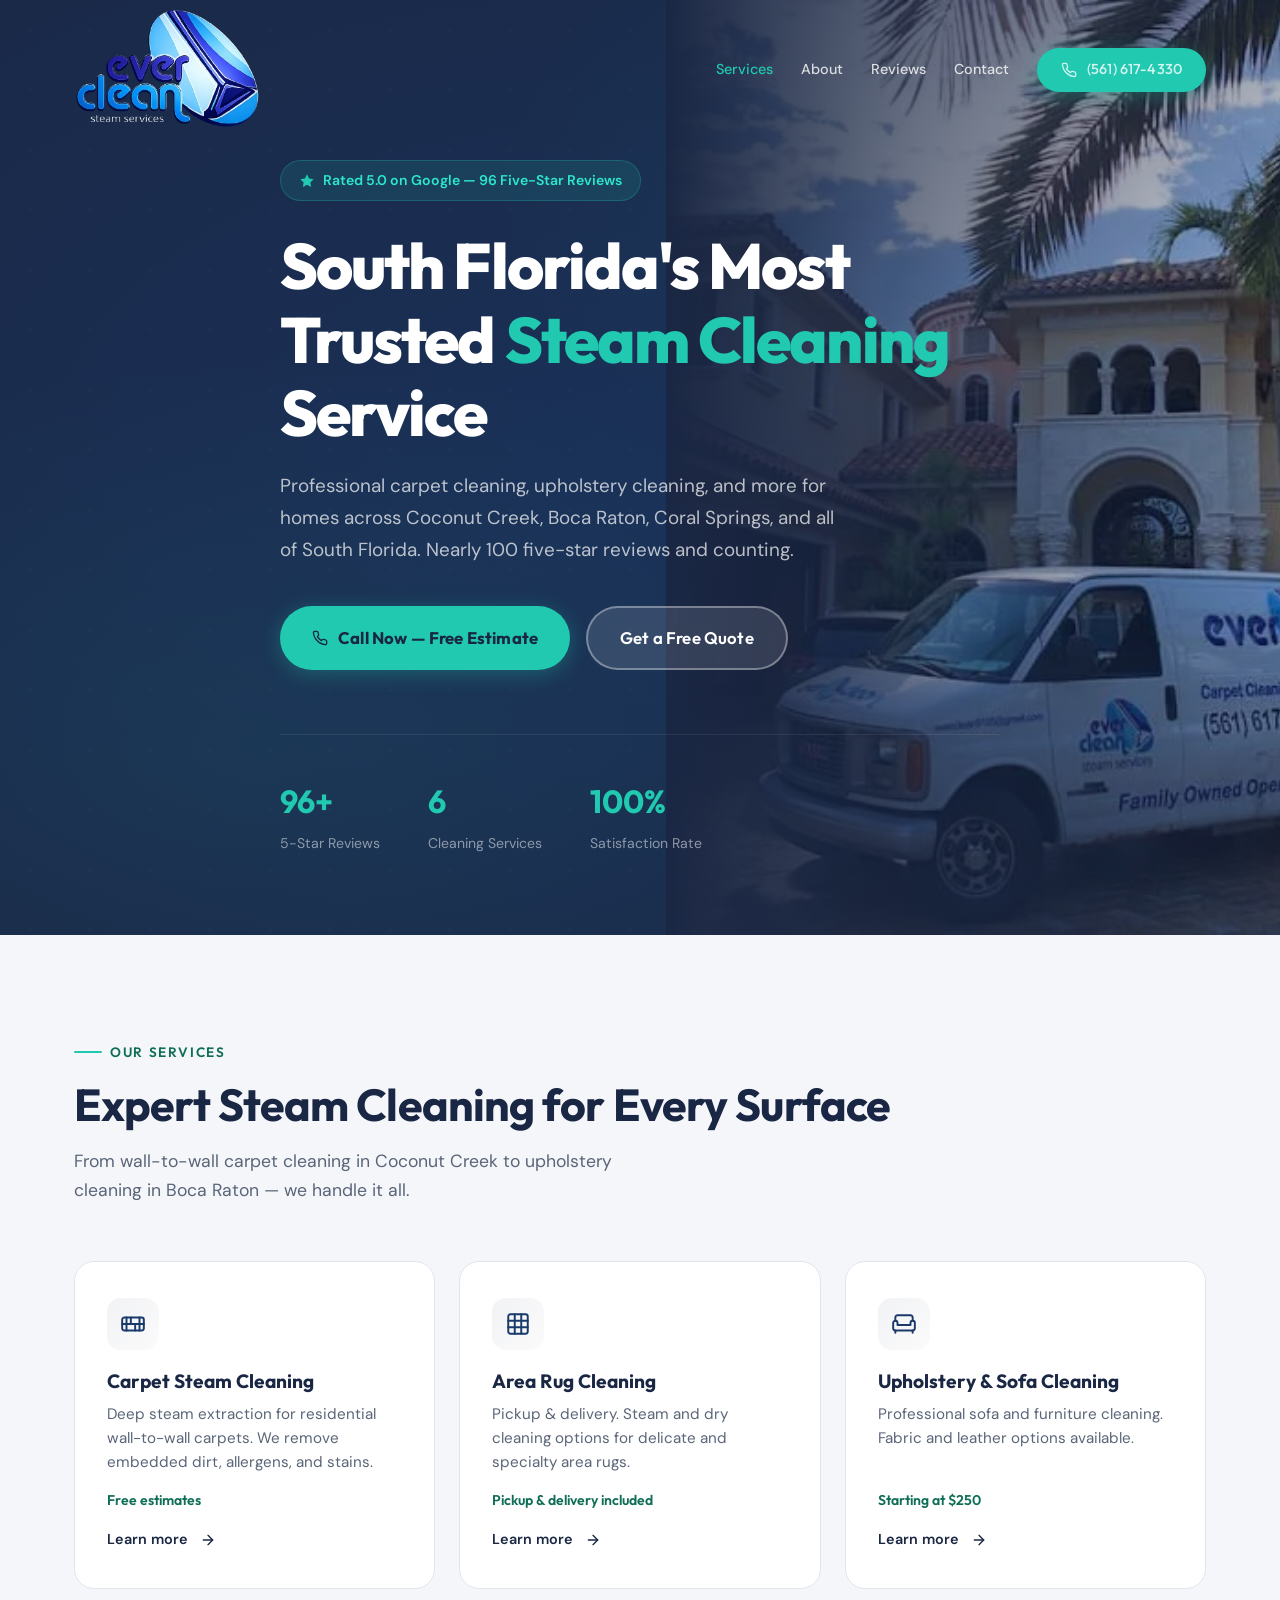
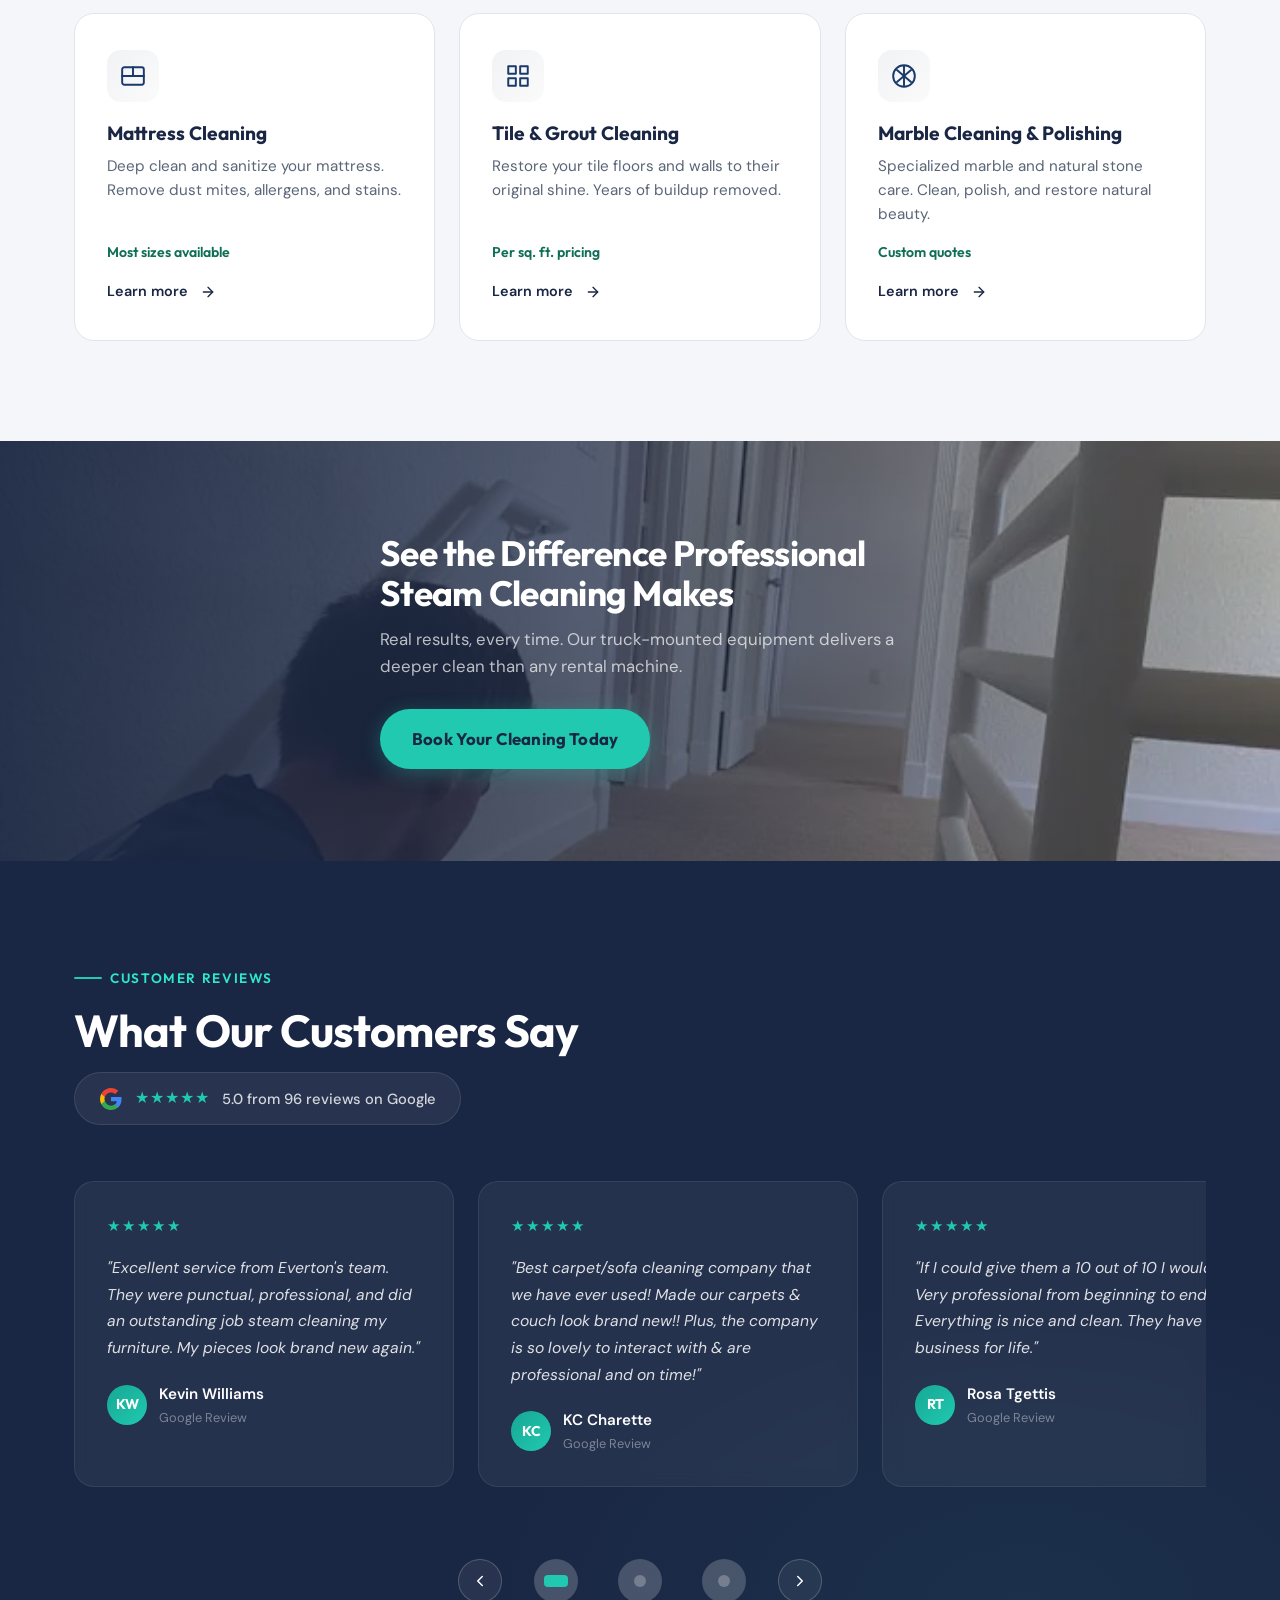
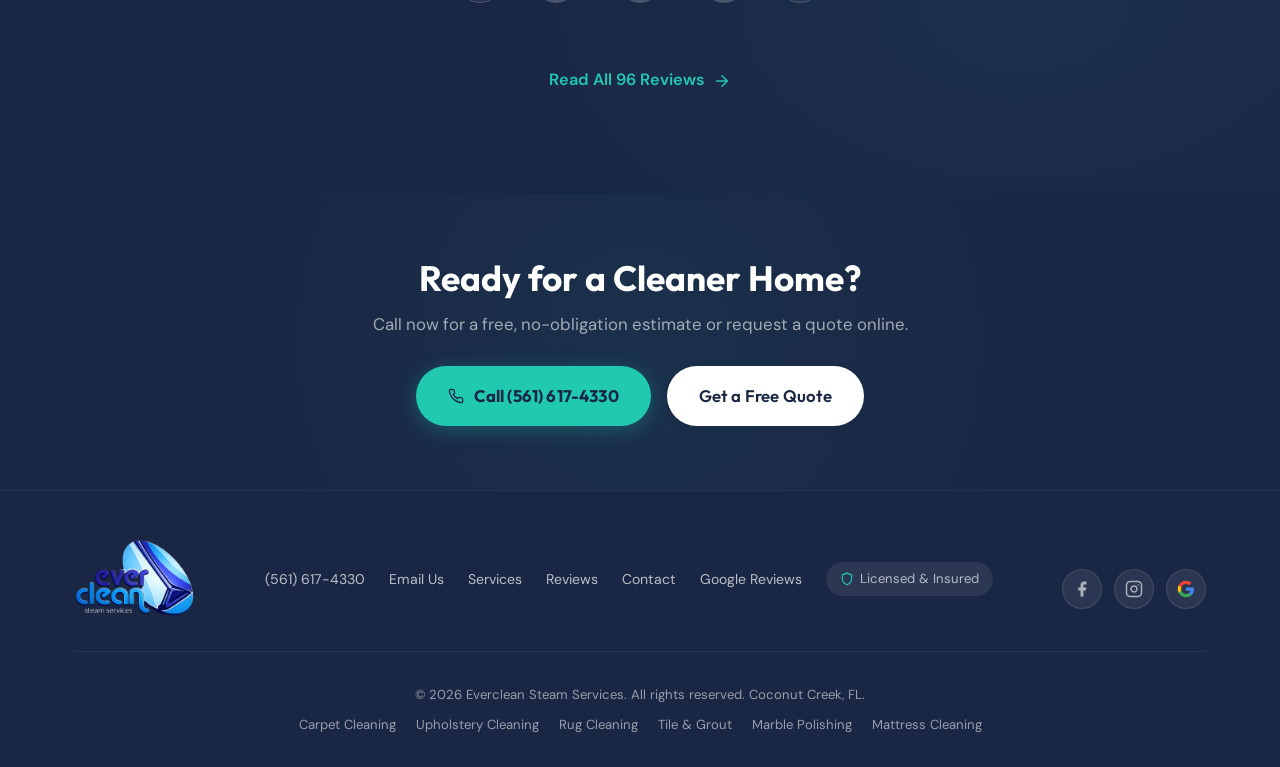
<file: index.html>
<!DOCTYPE html>
<html lang="en">
<head>
  <!-- Google tag (gtag.js) -->
<script async src="https://www.googletagmanager.com/gtag/js?id=G-PMS1TGD3D3"></script>
<script>
  window.dataLayer = window.dataLayer || [];
  function gtag(){dataLayer.push(arguments);}
  gtag('js', new Date());

  gtag('config', 'G-PMS1TGD3D3');
</script>
<meta charset="UTF-8">
<meta name="viewport" content="width=device-width, initial-scale=1.0">
<title>Everclean Steam Services | 5-Star Carpet &amp; Upholstery Cleaning in Coconut Creek, FL</title>
<meta name="description" content="Everclean Steam Services — rated 5.0 stars from 96+ Google reviews. Professional carpet, upholstery, tile, and area rug steam cleaning in Coconut Creek, Boca Raton, and South Florida. Call (561) 617-4330.">
<link rel="canonical" href="https://evercleansteamservices.com/">
<meta property="og:title" content="Everclean Steam Services | 5-Star Carpet &amp; Upholstery Cleaning in Coconut Creek, FL">
<meta property="og:description" content="Everclean Steam Services — rated 5.0 stars from 96+ Google reviews. Professional carpet, upholstery, tile, and area rug steam cleaning in Coconut Creek, Boca Raton, and South Florida. Call (561) 617-4330.">
<meta property="og:type" content="website">
<meta property="og:url" content="https://evercleansteamservices.com/">
<link rel="preconnect" href="https://fonts.googleapis.com">
<link rel="preconnect" href="https://fonts.gstatic.com" crossorigin>
<link href="https://fonts.googleapis.com/css2?family=DM+Sans:ital,opsz,wght@0,9..40,300;0,9..40,400;0,9..40,500;0,9..40,600;0,9..40,700;1,9..40,400&family=Outfit:wght@400;500;600;700;800&display=swap" rel="stylesheet" media="print" onload="this.media='all'">
<link rel="stylesheet" href="css/styles.css">
<script type="application/ld+json">{
  "@context": "https://schema.org",
  "@type": "LocalBusiness",
  "additionalType": "https://schema.org/ProfessionalService",
  "name": "Everclean Steam Services",
  "image": "https://evercleansteamservices.com/wp-content/uploads/2024/02/evercleansteamservices.png",
  "telephone": "+15616174330",
  "email": "evercleansteamservices@gmail.com",
  "url": "https://evercleansteamservices.com",
  "address": {"@type":"PostalAddress","addressLocality":"Coconut Creek","addressRegion":"FL","postalCode":"33073","addressCountry":"US"},
  "geo": {"@type":"GeoCoordinates","latitude":26.2517,"longitude":-80.1789},
  "priceRange": "$$",
  "openingHoursSpecification": {"@type":"OpeningHoursSpecification","dayOfWeek":["Monday","Tuesday","Wednesday","Thursday","Friday","Saturday"],"opens":"07:00","closes":"19:00"},
  "aggregateRating": {"@type":"AggregateRating","ratingValue":"5.0","reviewCount":"96","bestRating":"5"},
  "areaServed": [{"@type":"City","name":"Coconut Creek"},{"@type":"City","name":"Boca Raton"},{"@type":"City","name":"Coral Springs"},{"@type":"City","name":"Parkland"},{"@type":"City","name":"Deerfield Beach"},{"@type":"City","name":"Pompano Beach"},{"@type":"City","name":"Fort Lauderdale"}],
  "sameAs": ["https://maps.google.com/?cid=5760201263385760079","https://www.facebook.com/evercleansteamservices/","https://www.instagram.com/evercleansteamservices/"]
}</script>
</head>
<body>
<nav id="nav" class="">
  <div class="container nav-inner">
    <a href="index.html" class="nav-logo"><picture><source srcset="images/logo.webp" type="image/webp"><img src="images/logo.png" alt="Everclean Steam Services" class="nav-logo-img" width="354" height="248"></picture></a>
    <div class="nav-links">
      <a href="index.html#services" class="active">Services</a>
      <a href="about.html">About</a>
      <a href="reviews.html">Reviews</a>
      <a href="contact.html">Contact</a>
      <a href="tel:+15616174330" class="btn btn-primary nav-cta"><svg width="16" height="16" viewBox="0 0 24 24" fill="none" stroke="currentColor" stroke-width="2" stroke-linecap="round" stroke-linejoin="round"><path d="M22 16.92v3a2 2 0 01-2.18 2 19.79 19.79 0 01-8.63-3.07 19.5 19.5 0 01-6-6 19.79 19.79 0 01-3.07-8.67A2 2 0 014.11 2h3a2 2 0 012 1.72c.127.96.362 1.903.7 2.81a2 2 0 01-.45 2.11L8.09 9.91a16 16 0 006 6l1.27-1.27a2 2 0 012.11-.45c.907.338 1.85.573 2.81.7A2 2 0 0122 16.92z"/></svg> (561) 617-4330</a>
    </div>
    <button class="nav-mobile-toggle" id="mobileOpen" aria-label="Open menu">
      <svg width="28" height="28" viewBox="0 0 24 24" fill="none" stroke-width="2" stroke-linecap="round"><line x1="3" y1="6" x2="21" y2="6"/><line x1="3" y1="12" x2="21" y2="12"/><line x1="3" y1="18" x2="21" y2="18"/></svg>
    </button>
  </div>
</nav>
<div id="mobileNav" class="mobile-nav">
  <button class="mobile-nav-close" id="mobileClose" aria-label="Close menu">
    <svg width="32" height="32" viewBox="0 0 24 24" fill="none" stroke-width="2" stroke-linecap="round"><line x1="18" y1="6" x2="6" y2="18"/><line x1="6" y1="6" x2="18" y2="18"/></svg>
  </button>
  <a href="index.html">Home</a>
  <a href="index.html#services">Services</a>
  <a href="about.html">About</a>
  <a href="reviews.html">Reviews</a>
  <a href="contact.html">Contact</a>
  <a href="tel:+15616174330" class="btn btn-primary">Call (561) 617-4330</a>
</div>

<main>
<header class="hero" id="home">
  <div class="container hero-content">
    <div class="hero-badge">
      <svg viewBox="0 0 24 24"><path d="M12 2l3.09 6.26L22 9.27l-5 4.87 1.18 6.88L12 17.77l-6.18 3.25L7 14.14 2 9.27l6.91-1.01L12 2z"/></svg>
      Rated 5.0 on Google &mdash; 96 Five-Star Reviews
    </div>
    <h1>South Florida's Most Trusted <em>Steam Cleaning</em> Service</h1>
    <p class="hero-sub">Professional carpet cleaning, upholstery cleaning, and more for homes across Coconut Creek, Boca Raton, Coral Springs, and all of South Florida. Nearly 100 five-star reviews and counting.</p>
    <div class="hero-buttons">
      <a href="tel:+15616174330" class="btn btn-primary"><svg width="16" height="16" viewBox="0 0 24 24" fill="none" stroke="currentColor" stroke-width="2" stroke-linecap="round" stroke-linejoin="round"><path d="M22 16.92v3a2 2 0 01-2.18 2 19.79 19.79 0 01-8.63-3.07 19.5 19.5 0 01-6-6 19.79 19.79 0 01-3.07-8.67A2 2 0 014.11 2h3a2 2 0 012 1.72c.127.96.362 1.903.7 2.81a2 2 0 01-.45 2.11L8.09 9.91a16 16 0 006 6l1.27-1.27a2 2 0 012.11-.45c.907.338 1.85.573 2.81.7A2 2 0 0122 16.92z"/></svg> Call Now &mdash; Free Estimate</a>
      <a href="contact.html" class="btn btn-secondary">Get a Free Quote</a>
    </div>
    <div class="hero-stats">
      <div><div class="hero-stat-num">96+</div><div class="hero-stat-label">5-Star Reviews</div></div>
      <div><div class="hero-stat-num">6</div><div class="hero-stat-label">Cleaning Services</div></div>
      <div><div class="hero-stat-num">100%</div><div class="hero-stat-label">Satisfaction Rate</div></div>
    </div>
  </div>
  <div class="hero-image">
    <picture><source srcset="images/van-hero.webp" type="image/webp"><img src="images/van-hero.jpg" alt="Everclean Steam Services branded van at a South Florida home" width="680" height="510" loading="eager" fetchpriority="high"></picture>
  </div>
</header>

<section class="services" id="services">
  <div class="container">
    <div class="reveal">
      <div class="section-label">Our Services</div>
      <h2 class="section-title">Expert Steam Cleaning for Every Surface</h2>
      <p class="section-subtitle">From wall-to-wall carpet cleaning in Coconut Creek to upholstery cleaning in Boca Raton &mdash; we handle it all.</p>
    </div>
    <div class="services-grid">
      <div class="service-card reveal reveal-delay-1">
        <div class="service-icon"><svg viewBox="0 0 24 24" stroke-linecap="round" stroke-linejoin="round"><rect x="2" y="6" width="20" height="12" rx="2"/><path d="M2 12h20"/><path d="M6 6v12"/><path d="M18 6v12"/><path d="M10 6v6"/><path d="M14 12v6"/></svg></div>
        <h3>Carpet Steam Cleaning</h3>
        <p>Deep steam extraction for residential wall-to-wall carpets. We remove embedded dirt, allergens, and stains.</p>
        <span class="service-price">Free estimates</span>
        <a href="services/carpet-cleaning.html" class="learn-more">Learn more<span class="sr-only"> about this service</span> <svg viewBox="0 0 24 24" stroke-linecap="round" stroke-linejoin="round"><path d="M5 12h14"/><path d="M12 5l7 7-7 7"/></svg></a>
      </div>
      <div class="service-card reveal reveal-delay-2">
        <div class="service-icon"><svg viewBox="0 0 24 24" stroke-linecap="round" stroke-linejoin="round"><rect x="3" y="3" width="18" height="18" rx="2"/><path d="M3 9h18"/><path d="M3 15h18"/><path d="M9 3v18"/><path d="M15 3v18"/></svg></div>
        <h3>Area Rug Cleaning</h3>
        <p>Pickup &amp; delivery. Steam and dry cleaning options for delicate and specialty area rugs.</p>
        <span class="service-price">Pickup &amp; delivery included</span>
        <a href="services/area-rug-cleaning.html" class="learn-more">Learn more<span class="sr-only"> about this service</span> <svg viewBox="0 0 24 24" stroke-linecap="round" stroke-linejoin="round"><path d="M5 12h14"/><path d="M12 5l7 7-7 7"/></svg></a>
      </div>
      <div class="service-card reveal reveal-delay-3">
        <div class="service-icon"><svg viewBox="0 0 24 24" stroke-linecap="round" stroke-linejoin="round"><path d="M20 9V6a2 2 0 00-2-2H6a2 2 0 00-2 2v3"/><path d="M2 11v5a2 2 0 002 2h16a2 2 0 002-2v-5a2 2 0 00-4 0v2H6v-2a2 2 0 00-4 0z"/><path d="M4 18v2"/><path d="M20 18v2"/></svg></div>
        <h3>Upholstery &amp; Sofa Cleaning</h3>
        <p>Professional sofa and furniture cleaning. Fabric and leather options available.</p>
        <span class="service-price">Starting at $250</span>
        <a href="services/upholstery-cleaning.html" class="learn-more">Learn more<span class="sr-only"> about this service</span> <svg viewBox="0 0 24 24" stroke-linecap="round" stroke-linejoin="round"><path d="M5 12h14"/><path d="M12 5l7 7-7 7"/></svg></a>
      </div>
      <div class="service-card reveal reveal-delay-1">
        <div class="service-icon"><svg viewBox="0 0 24 24" stroke-linecap="round" stroke-linejoin="round"><rect x="2" y="4" width="20" height="16" rx="2"/><path d="M2 12h20"/><path d="M12 4v8"/></svg></div>
        <h3>Mattress Cleaning</h3>
        <p>Deep clean and sanitize your mattress. Remove dust mites, allergens, and stains.</p>
        <span class="service-price">Most sizes available</span>
        <a href="services/mattress-cleaning.html" class="learn-more">Learn more<span class="sr-only"> about this service</span> <svg viewBox="0 0 24 24" stroke-linecap="round" stroke-linejoin="round"><path d="M5 12h14"/><path d="M12 5l7 7-7 7"/></svg></a>
      </div>
      <div class="service-card reveal reveal-delay-2">
        <div class="service-icon"><svg viewBox="0 0 24 24" stroke-linecap="round" stroke-linejoin="round"><rect x="3" y="3" width="7" height="7"/><rect x="14" y="3" width="7" height="7"/><rect x="3" y="14" width="7" height="7"/><rect x="14" y="14" width="7" height="7"/></svg></div>
        <h3>Tile &amp; Grout Cleaning</h3>
        <p>Restore your tile floors and walls to their original shine. Years of buildup removed.</p>
        <span class="service-price">Per sq. ft. pricing</span>
        <a href="services/tile-grout-cleaning.html" class="learn-more">Learn more<span class="sr-only"> about this service</span> <svg viewBox="0 0 24 24" stroke-linecap="round" stroke-linejoin="round"><path d="M5 12h14"/><path d="M12 5l7 7-7 7"/></svg></a>
      </div>
      <div class="service-card reveal reveal-delay-3">
        <div class="service-icon"><svg viewBox="0 0 24 24" stroke-linecap="round" stroke-linejoin="round"><path d="M12 3v18"/><path d="M5.5 6.5l13 11"/><path d="M5.5 17.5l13-11"/><circle cx="12" cy="12" r="10"/></svg></div>
        <h3>Marble Cleaning &amp; Polishing</h3>
        <p>Specialized marble and natural stone care. Clean, polish, and restore natural beauty.</p>
        <span class="service-price">Custom quotes</span>
        <a href="services/marble-cleaning.html" class="learn-more">Learn more<span class="sr-only"> about this service</span> <svg viewBox="0 0 24 24" stroke-linecap="round" stroke-linejoin="round"><path d="M5 12h14"/><path d="M12 5l7 7-7 7"/></svg></a>
      </div>
    </div>
  </div>
</section>

<section class="action-banner reveal">
  <div class="action-banner-inner">
    <picture><source srcset="images/carpet-cleaning.webp" type="image/webp"><img src="images/carpet-cleaning.jpg" alt="Everclean team member steam cleaning carpeted stairs" width="680" height="510" loading="lazy"></picture>
    <div class="action-banner-overlay"><div class="container"><div class="action-banner-content">
      <h2>See the Difference Professional Steam Cleaning Makes</h2>
      <p>Real results, every time. Our truck-mounted equipment delivers a deeper clean than any rental machine.</p>
      <a href="tel:+15616174330" class="btn btn-primary">Book Your Cleaning Today</a>
    </div></div></div>
  </div>
</section>

<section class="reviews-section" id="reviews">
  <div class="container">
    <div class="reveal">
      <div class="section-label">Customer Reviews</div>
      <h2 class="section-title">What Our Customers Say</h2>
    </div>
    <div class="reviews-google-badge reveal">
  <svg class="g-logo" viewBox="0 0 24 24" fill="none"><path d="M22.56 12.25c0-.78-.07-1.53-.2-2.25H12v4.26h5.92a5.06 5.06 0 01-2.2 3.32v2.77h3.57c2.08-1.92 3.28-4.74 3.28-8.1z" fill="#4285F4"/><path d="M12 23c2.97 0 5.46-.98 7.28-2.66l-3.57-2.77c-.98.66-2.23 1.06-3.71 1.06-2.86 0-5.29-1.93-6.16-4.53H2.18v2.84C3.99 20.53 7.7 23 12 23z" fill="#34A853"/><path d="M5.84 14.09c-.22-.66-.35-1.36-.35-2.09s.13-1.43.35-2.09V7.07H2.18A10.96 10.96 0 001 12c0 1.77.42 3.45 1.18 4.93l3.66-2.84z" fill="#FBBC05"/><path d="M12 5.38c1.62 0 3.06.56 4.21 1.64l3.15-3.15C17.45 2.09 14.97 1 12 1 7.7 1 3.99 3.47 2.18 7.07l3.66 2.84c.87-2.6 3.3-4.53 6.16-4.53z" fill="#EA4335"/></svg>
  <span class="stars">&#9733;&#9733;&#9733;&#9733;&#9733;</span>
  <span class="rating-text">5.0 from 96 reviews on Google</span>
</div>
    <div class="reviews-carousel reveal">
      <div class="reviews-track"><div class="review-card">
  <div class="review-stars">&#9733;&#9733;&#9733;&#9733;&#9733;</div>
  <p class="review-text">"Excellent service from Everton's team. They were punctual, professional, and did an outstanding job steam cleaning my furniture. My pieces look brand new again."</p>
  <div class="review-author"><div class="review-avatar">KW</div><div><div class="review-name">Kevin Williams</div><div class="review-via">Google Review</div></div></div>
</div>
<div class="review-card">
  <div class="review-stars">&#9733;&#9733;&#9733;&#9733;&#9733;</div>
  <p class="review-text">"Best carpet/sofa cleaning company that we have ever used! Made our carpets &amp; couch look brand new!! Plus, the company is so lovely to interact with &amp; are professional and on time!"</p>
  <div class="review-author"><div class="review-avatar">KC</div><div><div class="review-name">KC Charette</div><div class="review-via">Google Review</div></div></div>
</div>
<div class="review-card">
  <div class="review-stars">&#9733;&#9733;&#9733;&#9733;&#9733;</div>
  <p class="review-text">"If I could give them a 10 out of 10 I would. Very professional from beginning to end. Everything is nice and clean. They have my business for life."</p>
  <div class="review-author"><div class="review-avatar">RT</div><div><div class="review-name">Rosa Tgettis</div><div class="review-via">Google Review</div></div></div>
</div>
<div class="review-card">
  <div class="review-stars">&#9733;&#9733;&#9733;&#9733;&#9733;</div>
  <p class="review-text">"Got 3 year old stains out of wall-to-wall carpet and an area rug. 24 hours later we're already sending referrals."</p>
  <div class="review-author"><div class="review-avatar">JM</div><div><div class="review-name">Jay Mudrick</div><div class="review-via">Google Review</div></div></div>
</div>
<div class="review-card">
  <div class="review-stars">&#9733;&#9733;&#9733;&#9733;&#9733;</div>
  <p class="review-text">"Unlike other companies, they gave us a fair price upfront and stuck to it. The team did an amazing job, and my furniture looks brand new."</p>
  <div class="review-author"><div class="review-avatar">NS</div><div><div class="review-name">Nick Stults</div><div class="review-via">Google Review</div></div></div>
</div></div>
      <div class="carousel-controls">
        <button class="carousel-btn" id="carouselPrev" aria-label="Previous"><svg viewBox="0 0 24 24" stroke-linecap="round" stroke-linejoin="round"><path d="M15 18l-6-6 6-6"/></svg></button>
        <div class="carousel-dots"><button class="carousel-dot active" aria-label="Reviews page 1"></button><button class="carousel-dot" aria-label="Reviews page 2"></button><button class="carousel-dot" aria-label="Reviews page 3"></button></div>
        <button class="carousel-btn" id="carouselNext" aria-label="Next"><svg viewBox="0 0 24 24" stroke-linecap="round" stroke-linejoin="round"><path d="M9 18l6-6-6-6"/></svg></button>
      </div>
    </div>
    <div class="reviews-cta reveal">
      <a href="reviews.html">Read All 96 Reviews <svg viewBox="0 0 24 24" stroke-linecap="round" stroke-linejoin="round"><path d="M5 12h14"/><path d="M12 5l7 7-7 7"/></svg></a>
    </div>
  </div>
</section>

<section class="cta-band">
  <div class="container">
    <h2>Ready for a Cleaner Home?</h2>
    <p>Call now for a free, no-obligation estimate or request a quote online.</p>
    <div class="btn-group">
      <a href="tel:+15616174330" class="btn btn-primary"><svg width="16" height="16" viewBox="0 0 24 24" fill="none" stroke="currentColor" stroke-width="2" stroke-linecap="round" stroke-linejoin="round"><path d="M22 16.92v3a2 2 0 01-2.18 2 19.79 19.79 0 01-8.63-3.07 19.5 19.5 0 01-6-6 19.79 19.79 0 01-3.07-8.67A2 2 0 014.11 2h3a2 2 0 012 1.72c.127.96.362 1.903.7 2.81a2 2 0 01-.45 2.11L8.09 9.91a16 16 0 006 6l1.27-1.27a2 2 0 012.11-.45c.907.338 1.85.573 2.81.7A2 2 0 0122 16.92z"/></svg> Call (561) 617-4330</a>
      <a href="contact.html" class="btn btn-white">Get a Free Quote</a>
    </div>
  </div>
</section>
</main>

<footer>
  <div class="container">
    <div class="footer-inner">
      <div class="footer-brand"><picture><source srcset="images/logo.webp" type="image/webp"><img src="images/logo.png" alt="Everclean Steam Services" width="354" height="248"></picture></div>
      <div class="footer-links">
        <a href="tel:+15616174330">(561) 617-4330</a>
        <a href="mailto:evercleansteamservices@gmail.com">Email Us</a>
        <a href="index.html#services">Services</a>
        <a href="reviews.html">Reviews</a>
        <a href="contact.html">Contact</a>
        <a href="https://maps.google.com/?cid=5760201263385760079" target="_blank" rel="noopener noreferrer">Google Reviews</a>
        <span class="footer-badge"><svg viewBox="0 0 24 24" stroke-linecap="round" stroke-linejoin="round"><path d="M12 22s8-4 8-10V5l-8-3-8 3v7c0 6 8 10 8 10z"/></svg> Licensed &amp; Insured</span>
      </div>
      <div class="footer-social"><a href="https://www.facebook.com/evercleansteamservices/" target="_blank" rel="noopener noreferrer" aria-label="Everclean on Facebook" class="social-link"><svg viewBox="0 0 24 24" fill="currentColor"><path d="M18 2h-3a5 5 0 00-5 5v3H7v4h3v8h4v-8h3l1-4h-4V7a1 1 0 011-1h3z"/></svg></a><a href="https://www.instagram.com/evercleansteamservices/" target="_blank" rel="noopener noreferrer" aria-label="Everclean on Instagram" class="social-link"><svg viewBox="0 0 24 24" fill="none" stroke="currentColor" stroke-width="2" stroke-linecap="round" stroke-linejoin="round"><rect x="2" y="2" width="20" height="20" rx="5"/><path d="M16 11.37A4 4 0 1112.63 8 4 4 0 0116 11.37z"/><path d="M17.5 6.5h.01"/></svg></a><a href="https://maps.google.com/?cid=5760201263385760079" target="_blank" rel="noopener noreferrer" aria-label="Everclean on Google" class="social-link"><svg viewBox="0 0 24 24" fill="currentColor"><path d="M22.56 12.25c0-.78-.07-1.53-.2-2.25H12v4.26h5.92a5.06 5.06 0 01-2.2 3.32v2.77h3.57c2.08-1.92 3.28-4.74 3.28-8.1z" fill="#4285F4"/><path d="M12 23c2.97 0 5.46-.98 7.28-2.66l-3.57-2.77c-.98.66-2.23 1.06-3.71 1.06-2.86 0-5.29-1.93-6.16-4.53H2.18v2.84C3.99 20.53 7.7 23 12 23z" fill="#34A853"/><path d="M5.84 14.09c-.22-.66-.35-1.36-.35-2.09s.13-1.43.35-2.09V7.07H2.18A10.96 10.96 0 001 12c0 1.77.42 3.45 1.18 4.93l3.66-2.84z" fill="#FBBC05"/><path d="M12 5.38c1.62 0 3.06.56 4.21 1.64l3.15-3.15C17.45 2.09 14.97 1 12 1 7.7 1 3.99 3.47 2.18 7.07l3.66 2.84c.87-2.6 3.3-4.53 6.16-4.53z" fill="#EA4335"/></svg></a></div>
    </div>
    <div class="footer-bottom">
      <p>&copy; 2026 Everclean Steam Services. All rights reserved. Coconut Creek, FL.</p>
      <div class="footer-bottom-links">
        <a href="services/carpet-cleaning.html">Carpet Cleaning</a>
        <a href="services/upholstery-cleaning.html">Upholstery Cleaning</a>
        <a href="services/area-rug-cleaning.html">Rug Cleaning</a>
        <a href="services/tile-grout-cleaning.html">Tile &amp; Grout</a>
        <a href="services/marble-cleaning.html">Marble Polishing</a>
        <a href="services/mattress-cleaning.html">Mattress Cleaning</a>
      </div>
    </div>
  </div>
</footer>
<button class="back-to-top" id="backToTop" aria-label="Back to top">
  <svg viewBox="0 0 24 24" stroke-linecap="round" stroke-linejoin="round"><path d="M18 15l-6-6-6 6"/></svg>
</button>
<script src="js/main.js"></script>
</body>
</html>
</file>
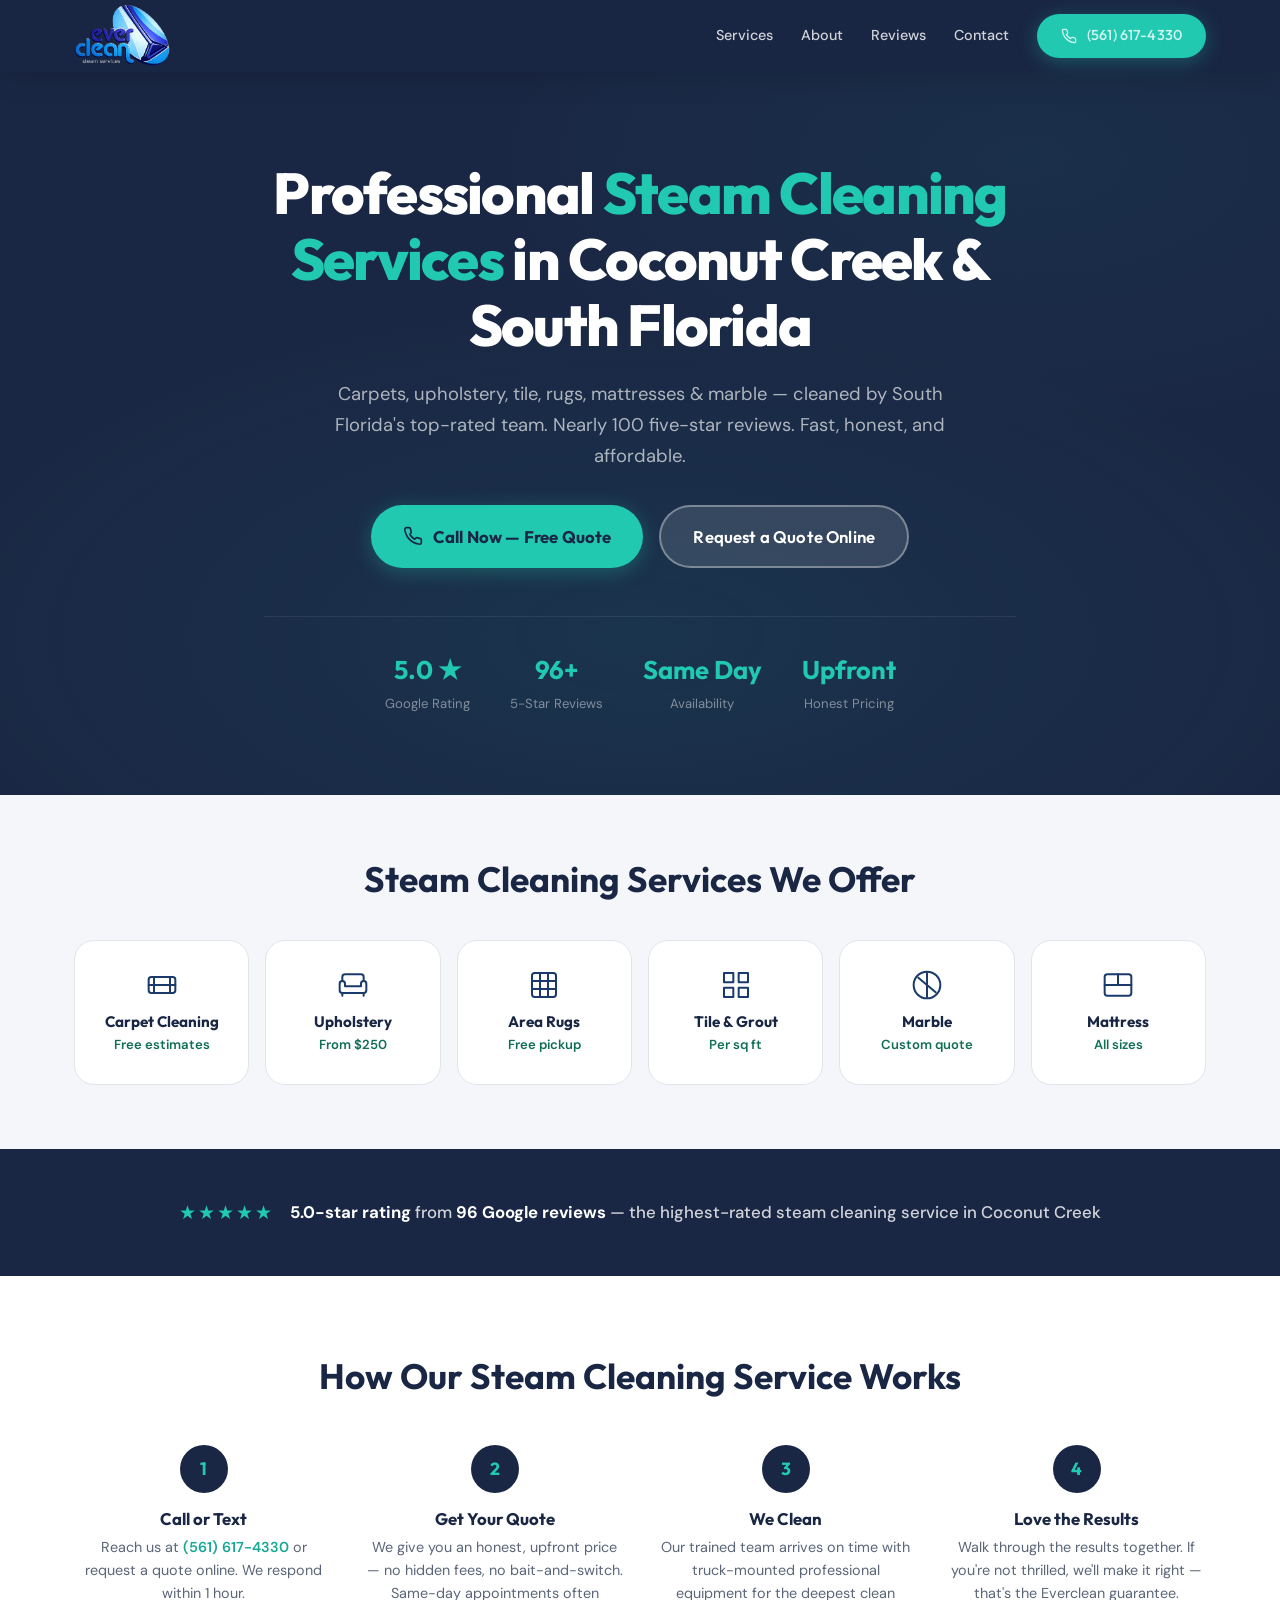
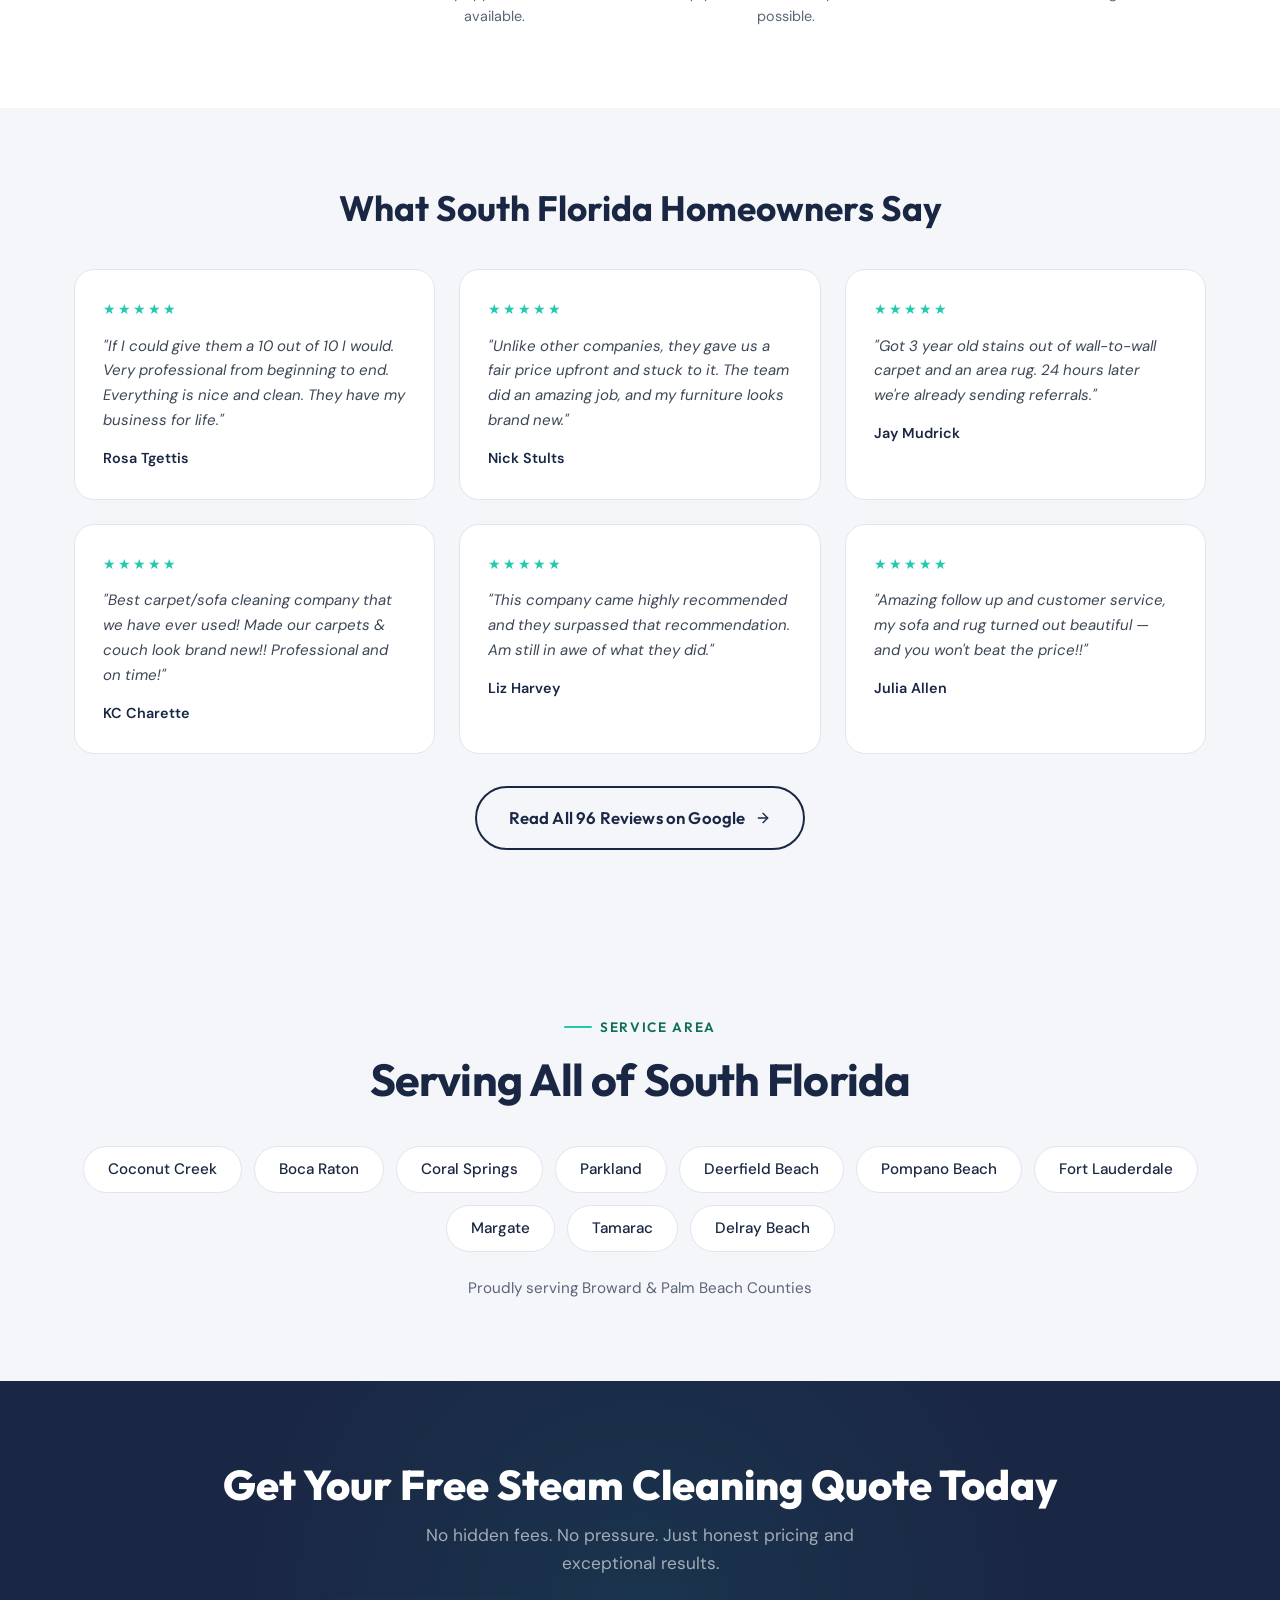
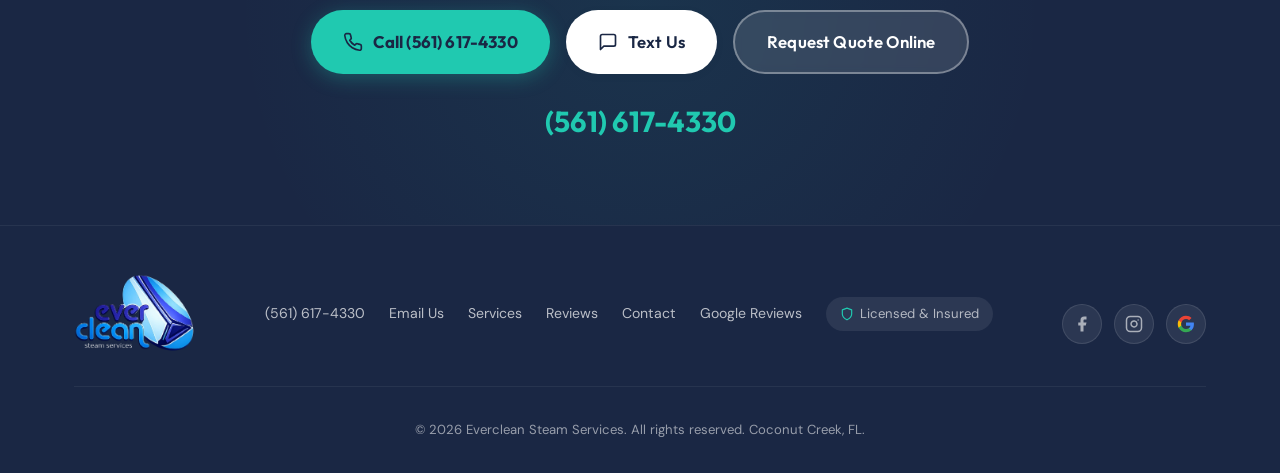
<file: steam-cleaning-services/index.html>
<!DOCTYPE html>
<html lang="en">
<head>
  <!-- Google tag (gtag.js) -->
<script async src="https://www.googletagmanager.com/gtag/js?id=G-PMS1TGD3D3"></script>
<script>
  window.dataLayer = window.dataLayer || [];
  function gtag(){dataLayer.push(arguments);}
  gtag('js', new Date());

  gtag('config', 'G-PMS1TGD3D3');
</script>
<meta charset="UTF-8">
<meta name="viewport" content="width=device-width, initial-scale=1.0">
<title>Steam Cleaning Services Coconut Creek &amp; South Florida | Everclean Steam Services</title>
<meta name="description" content="Professional steam cleaning services in Coconut Creek, Boca Raton &amp; South Florida. Carpet, upholstery, tile, rug &amp; mattress cleaning. Rated 5.0 stars — 96+ reviews. Call (561) 617-4330 for a free quote.">
<link rel="canonical" href="https://evercleansteamservices.com/steam-cleaning-services/">
<meta property="og:title" content="Steam Cleaning Services — Everclean Steam Services | Coconut Creek, FL">
<meta property="og:description" content="Professional steam cleaning rated 5.0 stars from 96+ Google reviews. Carpet, upholstery, tile &amp; rug cleaning in South Florida. Free quotes — call (561) 617-4330.">
<meta property="og:type" content="website">
<meta property="og:url" content="https://evercleansteamservices.com/steam-cleaning-services/">

<link rel="preconnect" href="https://fonts.googleapis.com">
<link rel="preconnect" href="https://fonts.gstatic.com" crossorigin>
<link href="https://fonts.googleapis.com/css2?family=DM+Sans:ital,opsz,wght@0,9..40,300;0,9..40,400;0,9..40,500;0,9..40,600;0,9..40,700;1,9..40,400&family=Outfit:wght@400;500;600;700;800&display=swap" rel="stylesheet" media="print" onload="this.media='all'">
<link rel="stylesheet" href="../css/styles.css">

<script type="application/ld+json">
{
  "@context": "https://schema.org",
  "@type": "LocalBusiness",
  "additionalType": "https://schema.org/ProfessionalService",
  "name": "Everclean Steam Services",
  "image": "https://evercleansteamservices.com/wp-content/uploads/2024/02/evercleansteamservices.png",
  "telephone": "+15616174330",
  "email": "evercleansteamservices@gmail.com",
  "url": "https://evercleansteamservices.com",
  "address": {"@type":"PostalAddress","addressLocality":"Coconut Creek","addressRegion":"FL","postalCode":"33073","addressCountry":"US"},
  "geo": {"@type":"GeoCoordinates","latitude":26.2517,"longitude":-80.1789},
  "priceRange": "$$",
  "openingHoursSpecification": {"@type":"OpeningHoursSpecification","dayOfWeek":["Monday","Tuesday","Wednesday","Thursday","Friday","Saturday"],"opens":"07:00","closes":"19:00"},
  "aggregateRating": {"@type":"AggregateRating","ratingValue":"5.0","reviewCount":"96","bestRating":"5"},
  "areaServed": [{"@type":"City","name":"Coconut Creek"},{"@type":"City","name":"Boca Raton"},{"@type":"City","name":"Coral Springs"},{"@type":"City","name":"Parkland"},{"@type":"City","name":"Deerfield Beach"},{"@type":"City","name":"Pompano Beach"},{"@type":"City","name":"Fort Lauderdale"}],
  "sameAs": ["https://maps.google.com/?cid=5760201263385760079","https://www.facebook.com/evercleansteamservices/","https://www.instagram.com/evercleansteamservices/"]
}
</script>

<!-- Landing page specific styles -->
<style>
.lp-hero{background:var(--navy);padding:160px 0 80px;position:relative;overflow:hidden;text-align:center}
.lp-hero::before{content:'';position:absolute;inset:0;background:radial-gradient(ellipse 80% 60% at 50% 80%,rgba(32,201,176,.08) 0%,transparent 70%),radial-gradient(ellipse 60% 50% at 80% 20%,rgba(32,201,176,.05) 0%,transparent 70%)}
.lp-hero .container{position:relative;z-index:1;max-width:800px}
.lp-hero h1{font-size:clamp(2.4rem,5vw,3.6rem);font-weight:800;color:var(--white);margin-bottom:20px;letter-spacing:-.03em;animation:fadeUp .7s ease both}
.lp-hero h1 em{font-style:normal;color:var(--gold)}
.lp-hero .lp-sub{font-size:1.15rem;color:rgba(255,255,255,.65);margin:0 auto 32px;max-width:620px;line-height:1.7;animation:fadeUp .7s ease both .15s}
.lp-hero .lp-buttons{display:flex;gap:16px;justify-content:center;flex-wrap:wrap;animation:fadeUp .7s ease both .3s}
.lp-trust-strip{display:flex;justify-content:center;gap:40px;margin-top:48px;padding-top:32px;border-top:1px solid rgba(255,255,255,.08);animation:fadeUp .7s ease both .45s;flex-wrap:wrap}
.lp-trust-item{text-align:center}
.lp-trust-item .num{font-family:'Outfit',sans-serif;font-size:1.6rem;font-weight:700;color:var(--gold)}
.lp-trust-item .label{font-size:.82rem;color:rgba(255,255,255,.45);margin-top:2px}

/* Quick-scan services strip */
.lp-services-strip{padding:64px 0;background:var(--off-white)}
.lp-services-strip h2{text-align:center;font-size:clamp(1.6rem,3vw,2.2rem);margin-bottom:40px}
.lp-services-list{display:grid;grid-template-columns:repeat(6,1fr);gap:16px}
.lp-service-pill{background:var(--white);border:1px solid var(--gray-200);border-radius:var(--radius-lg);padding:28px 16px;text-align:center;transition:all .3s}
.lp-service-pill:hover{transform:translateY(-3px);box-shadow:var(--shadow-md);border-color:transparent}
.lp-service-pill svg{width:32px;height:32px;stroke:var(--navy-mid);stroke-width:1.5;fill:none;margin:0 auto 12px;display:block}
.lp-service-pill h3{font-size:.95rem;font-weight:700;margin-bottom:4px}
.lp-service-pill .price{font-size:.82rem;color:#0f6e56;font-weight:600}

/* Social proof banner */
.lp-proof{padding:48px 0;background:var(--navy);text-align:center}
.lp-proof-inner{display:flex;align-items:center;justify-content:center;gap:16px;flex-wrap:wrap}
.lp-proof .stars{color:var(--gold);font-size:1.2rem;letter-spacing:2px}
.lp-proof .proof-text{color:rgba(255,255,255,.8);font-size:1.05rem;font-weight:500}
.lp-proof .proof-text strong{color:var(--white)}

/* Process section */
.lp-process{padding:80px 0}
.lp-process h2{text-align:center;font-size:clamp(1.6rem,3vw,2.2rem);margin-bottom:48px}
.lp-steps{display:grid;grid-template-columns:repeat(4,1fr);gap:32px;counter-reset:step}
.lp-step{text-align:center;position:relative}
.lp-step::before{counter-increment:step;content:counter(step);display:flex;align-items:center;justify-content:center;width:48px;height:48px;border-radius:50%;background:var(--navy);color:var(--gold);font-family:'Outfit',sans-serif;font-weight:700;font-size:1.1rem;margin:0 auto 16px}
.lp-step h3{font-size:1.05rem;margin-bottom:8px}
.lp-step p{font-size:.9rem;color:var(--gray-600);line-height:1.6}

/* Reviews strip */
.lp-reviews{padding:80px 0;background:var(--off-white)}
.lp-reviews h2{text-align:center;font-size:clamp(1.6rem,3vw,2.2rem);margin-bottom:40px}
.lp-reviews-grid{display:grid;grid-template-columns:repeat(3,1fr);gap:24px}
.lp-review{background:var(--white);border:1px solid var(--gray-200);border-radius:var(--radius-lg);padding:28px;transition:all .3s}
.lp-review:hover{box-shadow:var(--shadow-md);border-color:transparent;transform:translateY(-2px)}
.lp-review .review-stars{color:var(--gold);font-size:.9rem;letter-spacing:2px;margin-bottom:12px}
.lp-review .review-text{color:var(--gray-700);font-size:.94rem;line-height:1.65;font-style:italic;margin-bottom:14px}
.lp-review .review-name{font-weight:600;color:var(--navy);font-size:.9rem}

/* Final CTA */
.lp-final-cta{padding:80px 0;background:var(--navy);text-align:center;position:relative;overflow:hidden}
.lp-final-cta::before{content:'';position:absolute;inset:0;background:radial-gradient(circle at 50% 50%,rgba(32,201,176,.08) 0%,transparent 60%)}
.lp-final-cta .container{position:relative;z-index:1}
.lp-final-cta h2{font-size:clamp(1.8rem,3.5vw,2.6rem);color:var(--white);margin-bottom:12px;font-weight:800}
.lp-final-cta p{color:rgba(255,255,255,.6);font-size:1.08rem;margin-bottom:32px;max-width:500px;margin-left:auto;margin-right:auto}
.lp-final-cta .btn-group{display:flex;gap:16px;justify-content:center;flex-wrap:wrap}
.lp-final-cta .phone-big{display:block;margin-top:24px;font-family:'Outfit',sans-serif;font-size:1.8rem;font-weight:700;color:var(--gold);transition:color .25s}
.lp-final-cta .phone-big:hover{color:var(--gold-light)}

/* Responsive */
@media(max-width:1024px){.lp-services-list{grid-template-columns:repeat(3,1fr)}.lp-steps{grid-template-columns:repeat(2,1fr)}}
@media(max-width:768px){.lp-services-list{grid-template-columns:repeat(2,1fr)}.lp-reviews-grid{grid-template-columns:1fr}.lp-hero{padding:140px 0 60px}.lp-steps{grid-template-columns:1fr 1fr}.lp-trust-strip{gap:24px}}
@media(max-width:480px){.lp-services-list{grid-template-columns:1fr 1fr}.lp-hero .lp-buttons{flex-direction:column;align-items:center}.lp-hero .lp-buttons .btn{width:100%;justify-content:center}.lp-final-cta .btn-group{flex-direction:column;align-items:center}.lp-steps{grid-template-columns:1fr}}
</style>
</head>

<body>

<!-- Nav (solid bg for landing page) -->
<nav id="nav" class="nav-solid">
  <div class="container nav-inner">
    <a href="../index.html" class="nav-logo"><picture><source srcset="../images/logo.webp" type="image/webp"><img src="../images/logo.png" alt="Everclean Steam Services" class="nav-logo-img" width="354" height="248"></picture></a>
    <div class="nav-links">
      <a href="../index.html#services">Services</a>
      <a href="../about.html">About</a>
      <a href="../reviews.html">Reviews</a>
      <a href="../contact.html">Contact</a>
      <a href="tel:+15616174330" class="btn btn-primary nav-cta"><svg width="16" height="16" viewBox="0 0 24 24" fill="none" stroke="currentColor" stroke-width="2" stroke-linecap="round" stroke-linejoin="round"><path d="M22 16.92v3a2 2 0 01-2.18 2 19.79 19.79 0 01-8.63-3.07 19.5 19.5 0 01-6-6 19.79 19.79 0 01-3.07-8.67A2 2 0 014.11 2h3a2 2 0 012 1.72c.127.96.362 1.903.7 2.81a2 2 0 01-.45 2.11L8.09 9.91a16 16 0 006 6l1.27-1.27a2 2 0 012.11-.45c.907.338 1.85.573 2.81.7A2 2 0 0122 16.92z"/></svg> (561) 617-4330</a>
    </div>
    <button class="nav-mobile-toggle" id="mobileOpen" aria-label="Open menu">
      <svg width="28" height="28" viewBox="0 0 24 24" fill="none" stroke-width="2" stroke-linecap="round"><line x1="3" y1="6" x2="21" y2="6"/><line x1="3" y1="12" x2="21" y2="12"/><line x1="3" y1="18" x2="21" y2="18"/></svg>
    </button>
  </div>
</nav>
<div id="mobileNav" class="mobile-nav">
  <button class="mobile-nav-close" id="mobileClose" aria-label="Close menu">
    <svg width="32" height="32" viewBox="0 0 24 24" fill="none" stroke-width="2" stroke-linecap="round"><line x1="18" y1="6" x2="6" y2="18"/><line x1="6" y1="6" x2="18" y2="18"/></svg>
  </button>
  <a href="../index.html">Home</a>
  <a href="../index.html#services">Services</a>
  <a href="../about.html">About</a>
  <a href="../reviews.html">Reviews</a>
  <a href="../contact.html">Contact</a>
  <a href="tel:+15616174330" class="btn btn-primary">Call (561) 617-4330</a>
</div>

<main>

<!-- ====== HERO — conversion focused ====== -->
<section class="lp-hero">
  <div class="container">
    <h1>Professional <em>Steam Cleaning Services</em> in Coconut Creek &amp; South Florida</h1>
    <p class="lp-sub">Carpets, upholstery, tile, rugs, mattresses &amp; marble &mdash; cleaned by South Florida's top-rated team. Nearly 100 five-star reviews. Fast, honest, and affordable.</p>
    <div class="lp-buttons">
      <a href="tel:+15616174330" class="btn btn-primary"><svg width="20" height="20" viewBox="0 0 24 24" fill="none" stroke="currentColor" stroke-width="2" stroke-linecap="round" stroke-linejoin="round"><path d="M22 16.92v3a2 2 0 01-2.18 2 19.79 19.79 0 01-8.63-3.07 19.5 19.5 0 01-6-6 19.79 19.79 0 01-3.07-8.67A2 2 0 014.11 2h3a2 2 0 012 1.72c.127.96.362 1.903.7 2.81a2 2 0 01-.45 2.11L8.09 9.91a16 16 0 006 6l1.27-1.27a2 2 0 012.11-.45c.907.338 1.85.573 2.81.7A2 2 0 0122 16.92z"/></svg> Call Now &mdash; Free Quote</a>
      <a href="../contact.html" class="btn btn-secondary">Request a Quote Online</a>
    </div>
    <div class="lp-trust-strip">
      <div class="lp-trust-item"><div class="num">5.0 &#9733;</div><div class="label">Google Rating</div></div>
      <div class="lp-trust-item"><div class="num">96+</div><div class="label">5-Star Reviews</div></div>
      <div class="lp-trust-item"><div class="num">Same Day</div><div class="label">Availability</div></div>
      <div class="lp-trust-item"><div class="num">Upfront</div><div class="label">Honest Pricing</div></div>
    </div>
  </div>
</section>

<!-- ====== SERVICES QUICK-SCAN ====== -->
<section class="lp-services-strip reveal">
  <div class="container">
    <h2>Steam Cleaning Services We Offer</h2>
    <div class="lp-services-list">
      <a href="../services/carpet-cleaning.html" class="lp-service-pill">
        <svg viewBox="0 0 24 24" stroke-linecap="round" stroke-linejoin="round"><rect x="2" y="6" width="20" height="12" rx="2"/><path d="M2 12h20"/><path d="M6 6v12"/><path d="M18 6v12"/></svg>
        <h3>Carpet Cleaning</h3>
        <div class="price">Free estimates</div>
      </a>
      <a href="../services/upholstery-cleaning.html" class="lp-service-pill">
        <svg viewBox="0 0 24 24" stroke-linecap="round" stroke-linejoin="round"><path d="M20 9V6a2 2 0 00-2-2H6a2 2 0 00-2 2v3"/><path d="M2 11v5a2 2 0 002 2h16a2 2 0 002-2v-5a2 2 0 00-4 0v2H6v-2a2 2 0 00-4 0z"/><path d="M4 18v2"/><path d="M20 18v2"/></svg>
        <h3>Upholstery</h3>
        <div class="price">From $250</div>
      </a>
      <a href="../services/area-rug-cleaning.html" class="lp-service-pill">
        <svg viewBox="0 0 24 24" stroke-linecap="round" stroke-linejoin="round"><rect x="3" y="3" width="18" height="18" rx="2"/><path d="M3 9h18"/><path d="M3 15h18"/><path d="M9 3v18"/><path d="M15 3v18"/></svg>
        <h3>Area Rugs</h3>
        <div class="price">Free pickup</div>
      </a>
      <a href="../services/tile-grout-cleaning.html" class="lp-service-pill">
        <svg viewBox="0 0 24 24" stroke-linecap="round" stroke-linejoin="round"><rect x="3" y="3" width="7" height="7"/><rect x="14" y="3" width="7" height="7"/><rect x="3" y="14" width="7" height="7"/><rect x="14" y="14" width="7" height="7"/></svg>
        <h3>Tile &amp; Grout</h3>
        <div class="price">Per sq ft</div>
      </a>
      <a href="../services/marble-cleaning.html" class="lp-service-pill">
        <svg viewBox="0 0 24 24" stroke-linecap="round" stroke-linejoin="round"><circle cx="12" cy="12" r="10"/><path d="M12 3v18"/><path d="M5.5 6.5l13 11"/></svg>
        <h3>Marble</h3>
        <div class="price">Custom quote</div>
      </a>
      <a href="../services/mattress-cleaning.html" class="lp-service-pill">
        <svg viewBox="0 0 24 24" stroke-linecap="round" stroke-linejoin="round"><rect x="2" y="4" width="20" height="16" rx="2"/><path d="M2 12h20"/><path d="M12 4v8"/></svg>
        <h3>Mattress</h3>
        <div class="price">All sizes</div>
      </a>
    </div>
  </div>
</section>

<!-- ====== SOCIAL PROOF BAR ====== -->
<section class="lp-proof">
  <div class="container">
    <div class="lp-proof-inner">
      <span class="stars">&#9733;&#9733;&#9733;&#9733;&#9733;</span>
      <span class="proof-text"><strong>5.0-star rating</strong> from <strong>96 Google reviews</strong> &mdash; the highest-rated steam cleaning service in Coconut Creek</span>
    </div>
  </div>
</section>

<!-- ====== HOW IT WORKS ====== -->
<section class="lp-process reveal">
  <div class="container">
    <h2>How Our Steam Cleaning Service Works</h2>
    <div class="lp-steps">
      <div class="lp-step">
        <h3>Call or Text</h3>
        <p>Reach us at <a href="tel:+15616174330" style="color:var(--gold-dark);font-weight:600;">(561) 617-4330</a> or request a quote online. We respond within 1 hour.</p>
      </div>
      <div class="lp-step">
        <h3>Get Your Quote</h3>
        <p>We give you an honest, upfront price &mdash; no hidden fees, no bait-and-switch. Same-day appointments often available.</p>
      </div>
      <div class="lp-step">
        <h3>We Clean</h3>
        <p>Our trained team arrives on time with truck-mounted professional equipment for the deepest clean possible.</p>
      </div>
      <div class="lp-step">
        <h3>Love the Results</h3>
        <p>Walk through the results together. If you're not thrilled, we'll make it right &mdash; that's the Everclean guarantee.</p>
      </div>
    </div>
  </div>
</section>

<!-- ====== REVIEWS ====== -->
<section class="lp-reviews reveal">
  <div class="container">
    <h2>What South Florida Homeowners Say</h2>
    <div class="lp-reviews-grid">
      <div class="lp-review">
        <div class="review-stars">&#9733;&#9733;&#9733;&#9733;&#9733;</div>
        <p class="review-text">"If I could give them a 10 out of 10 I would. Very professional from beginning to end. Everything is nice and clean. They have my business for life."</p>
        <div class="review-name">Rosa Tgettis</div>
      </div>
      <div class="lp-review">
        <div class="review-stars">&#9733;&#9733;&#9733;&#9733;&#9733;</div>
        <p class="review-text">"Unlike other companies, they gave us a fair price upfront and stuck to it. The team did an amazing job, and my furniture looks brand new."</p>
        <div class="review-name">Nick Stults</div>
      </div>
      <div class="lp-review">
        <div class="review-stars">&#9733;&#9733;&#9733;&#9733;&#9733;</div>
        <p class="review-text">"Got 3 year old stains out of wall-to-wall carpet and an area rug. 24 hours later we're already sending referrals."</p>
        <div class="review-name">Jay Mudrick</div>
      </div>
      <div class="lp-review">
        <div class="review-stars">&#9733;&#9733;&#9733;&#9733;&#9733;</div>
        <p class="review-text">"Best carpet/sofa cleaning company that we have ever used! Made our carpets &amp; couch look brand new!! Professional and on time!"</p>
        <div class="review-name">KC Charette</div>
      </div>
      <div class="lp-review">
        <div class="review-stars">&#9733;&#9733;&#9733;&#9733;&#9733;</div>
        <p class="review-text">"This company came highly recommended and they surpassed that recommendation. Am still in awe of what they did."</p>
        <div class="review-name">Liz Harvey</div>
      </div>
      <div class="lp-review">
        <div class="review-stars">&#9733;&#9733;&#9733;&#9733;&#9733;</div>
        <p class="review-text">"Amazing follow up and customer service, my sofa and rug turned out beautiful &mdash; and you won't beat the price!!"</p>
        <div class="review-name">Julia Allen</div>
      </div>
    </div>
    <div style="text-align:center;margin-top:32px">
      <a href="https://maps.google.com/?cid=5760201263385760079" target="_blank" rel="noopener noreferrer" class="btn btn-outline">Read All 96 Reviews on Google <svg style="width:16px;height:16px;stroke:currentColor;stroke-width:2;fill:none;vertical-align:middle" viewBox="0 0 24 24" stroke-linecap="round" stroke-linejoin="round"><path d="M5 12h14"/><path d="M12 5l7 7-7 7"/></svg></a>
    </div>
  </div>
</section>

<!-- ====== SERVICE AREA ====== -->
<section class="area">
  <div class="container">
    <div class="area-inner reveal">
      <div class="section-label" style="justify-content:center">Service Area</div>
      <h2 class="section-title">Serving All of South Florida</h2>
      <div class="cities-list">
        <span class="city-tag">Coconut Creek</span><span class="city-tag">Boca Raton</span><span class="city-tag">Coral Springs</span><span class="city-tag">Parkland</span><span class="city-tag">Deerfield Beach</span><span class="city-tag">Pompano Beach</span><span class="city-tag">Fort Lauderdale</span><span class="city-tag">Margate</span><span class="city-tag">Tamarac</span><span class="city-tag">Delray Beach</span>
      </div>
      <p class="area-counties">Proudly serving Broward &amp; Palm Beach Counties</p>
    </div>
  </div>
</section>

<!-- ====== FINAL CTA ====== -->
<section class="lp-final-cta">
  <div class="container">
    <h2>Get Your Free Steam Cleaning Quote Today</h2>
    <p>No hidden fees. No pressure. Just honest pricing and exceptional results.</p>
    <div class="btn-group">
      <a href="tel:+15616174330" class="btn btn-primary"><svg width="20" height="20" viewBox="0 0 24 24" fill="none" stroke="currentColor" stroke-width="2" stroke-linecap="round" stroke-linejoin="round"><path d="M22 16.92v3a2 2 0 01-2.18 2 19.79 19.79 0 01-8.63-3.07 19.5 19.5 0 01-6-6 19.79 19.79 0 01-3.07-8.67A2 2 0 014.11 2h3a2 2 0 012 1.72c.127.96.362 1.903.7 2.81a2 2 0 01-.45 2.11L8.09 9.91a16 16 0 006 6l1.27-1.27a2 2 0 012.11-.45c.907.338 1.85.573 2.81.7A2 2 0 0122 16.92z"/></svg> Call (561) 617-4330</a>
      <a href="sms:+15616174330" class="btn btn-white"><svg width="20" height="20" viewBox="0 0 24 24" fill="none" stroke="currentColor" stroke-width="2" stroke-linecap="round" stroke-linejoin="round"><path d="M21 15a2 2 0 01-2 2H7l-4 4V5a2 2 0 012-2h14a2 2 0 012 2z"/></svg> Text Us</a>
      <a href="../contact.html" class="btn btn-secondary">Request Quote Online</a>
    </div>
    <a href="tel:+15616174330" class="phone-big">(561) 617-4330</a>
  </div>
</section>

</main>

<!-- Footer -->
<footer>
  <div class="container">
    <div class="footer-inner">
      <div class="footer-brand"><picture><source srcset="../images/logo.webp" type="image/webp"><img src="../images/logo.png" alt="Everclean Steam Services" width="354" height="248"></picture></div>
      <div class="footer-links">
        <a href="tel:+15616174330">(561) 617-4330</a>
        <a href="mailto:evercleansteamservices@gmail.com">Email Us</a>
        <a href="../index.html#services">Services</a>
        <a href="../reviews.html">Reviews</a>
        <a href="../contact.html">Contact</a>
        <a href="https://maps.google.com/?cid=5760201263385760079" target="_blank" rel="noopener noreferrer">Google Reviews</a>
        <span class="footer-badge"><svg viewBox="0 0 24 24" stroke-linecap="round" stroke-linejoin="round"><path d="M12 22s8-4 8-10V5l-8-3-8 3v7c0 6 8 10 8 10z"/></svg> Licensed &amp; Insured</span>
      </div>
      <div class="footer-social"><a href="https://www.facebook.com/evercleansteamservices/" target="_blank" rel="noopener noreferrer" aria-label="Everclean on Facebook" class="social-link"><svg viewBox="0 0 24 24" fill="currentColor"><path d="M18 2h-3a5 5 0 00-5 5v3H7v4h3v8h4v-8h3l1-4h-4V7a1 1 0 011-1h3z"/></svg></a><a href="https://www.instagram.com/evercleansteamservices/" target="_blank" rel="noopener noreferrer" aria-label="Everclean on Instagram" class="social-link"><svg viewBox="0 0 24 24" fill="none" stroke="currentColor" stroke-width="2" stroke-linecap="round" stroke-linejoin="round"><rect x="2" y="2" width="20" height="20" rx="5"/><path d="M16 11.37A4 4 0 1112.63 8 4 4 0 0116 11.37z"/><path d="M17.5 6.5h.01"/></svg></a><a href="https://maps.google.com/?cid=5760201263385760079" target="_blank" rel="noopener noreferrer" aria-label="Everclean on Google" class="social-link"><svg viewBox="0 0 24 24" fill="currentColor"><path d="M22.56 12.25c0-.78-.07-1.53-.2-2.25H12v4.26h5.92a5.06 5.06 0 01-2.2 3.32v2.77h3.57c2.08-1.92 3.28-4.74 3.28-8.1z" fill="#4285F4"/><path d="M12 23c2.97 0 5.46-.98 7.28-2.66l-3.57-2.77c-.98.66-2.23 1.06-3.71 1.06-2.86 0-5.29-1.93-6.16-4.53H2.18v2.84C3.99 20.53 7.7 23 12 23z" fill="#34A853"/><path d="M5.84 14.09c-.22-.66-.35-1.36-.35-2.09s.13-1.43.35-2.09V7.07H2.18A10.96 10.96 0 001 12c0 1.77.42 3.45 1.18 4.93l3.66-2.84z" fill="#FBBC05"/><path d="M12 5.38c1.62 0 3.06.56 4.21 1.64l3.15-3.15C17.45 2.09 14.97 1 12 1 7.7 1 3.99 3.47 2.18 7.07l3.66 2.84c.87-2.6 3.3-4.53 6.16-4.53z" fill="#EA4335"/></svg></a></div>
    </div>
    <div class="footer-bottom">
      <p>&copy; 2026 Everclean Steam Services. All rights reserved. Coconut Creek, FL.</p>
    </div>
  </div>
</footer>

<button class="back-to-top" id="backToTop" aria-label="Back to top">
  <svg viewBox="0 0 24 24" stroke-linecap="round" stroke-linejoin="round"><path d="M18 15l-6-6-6 6"/></svg>
</button>

<script src="../js/main.js"></script>
</body>
</html>
</file>
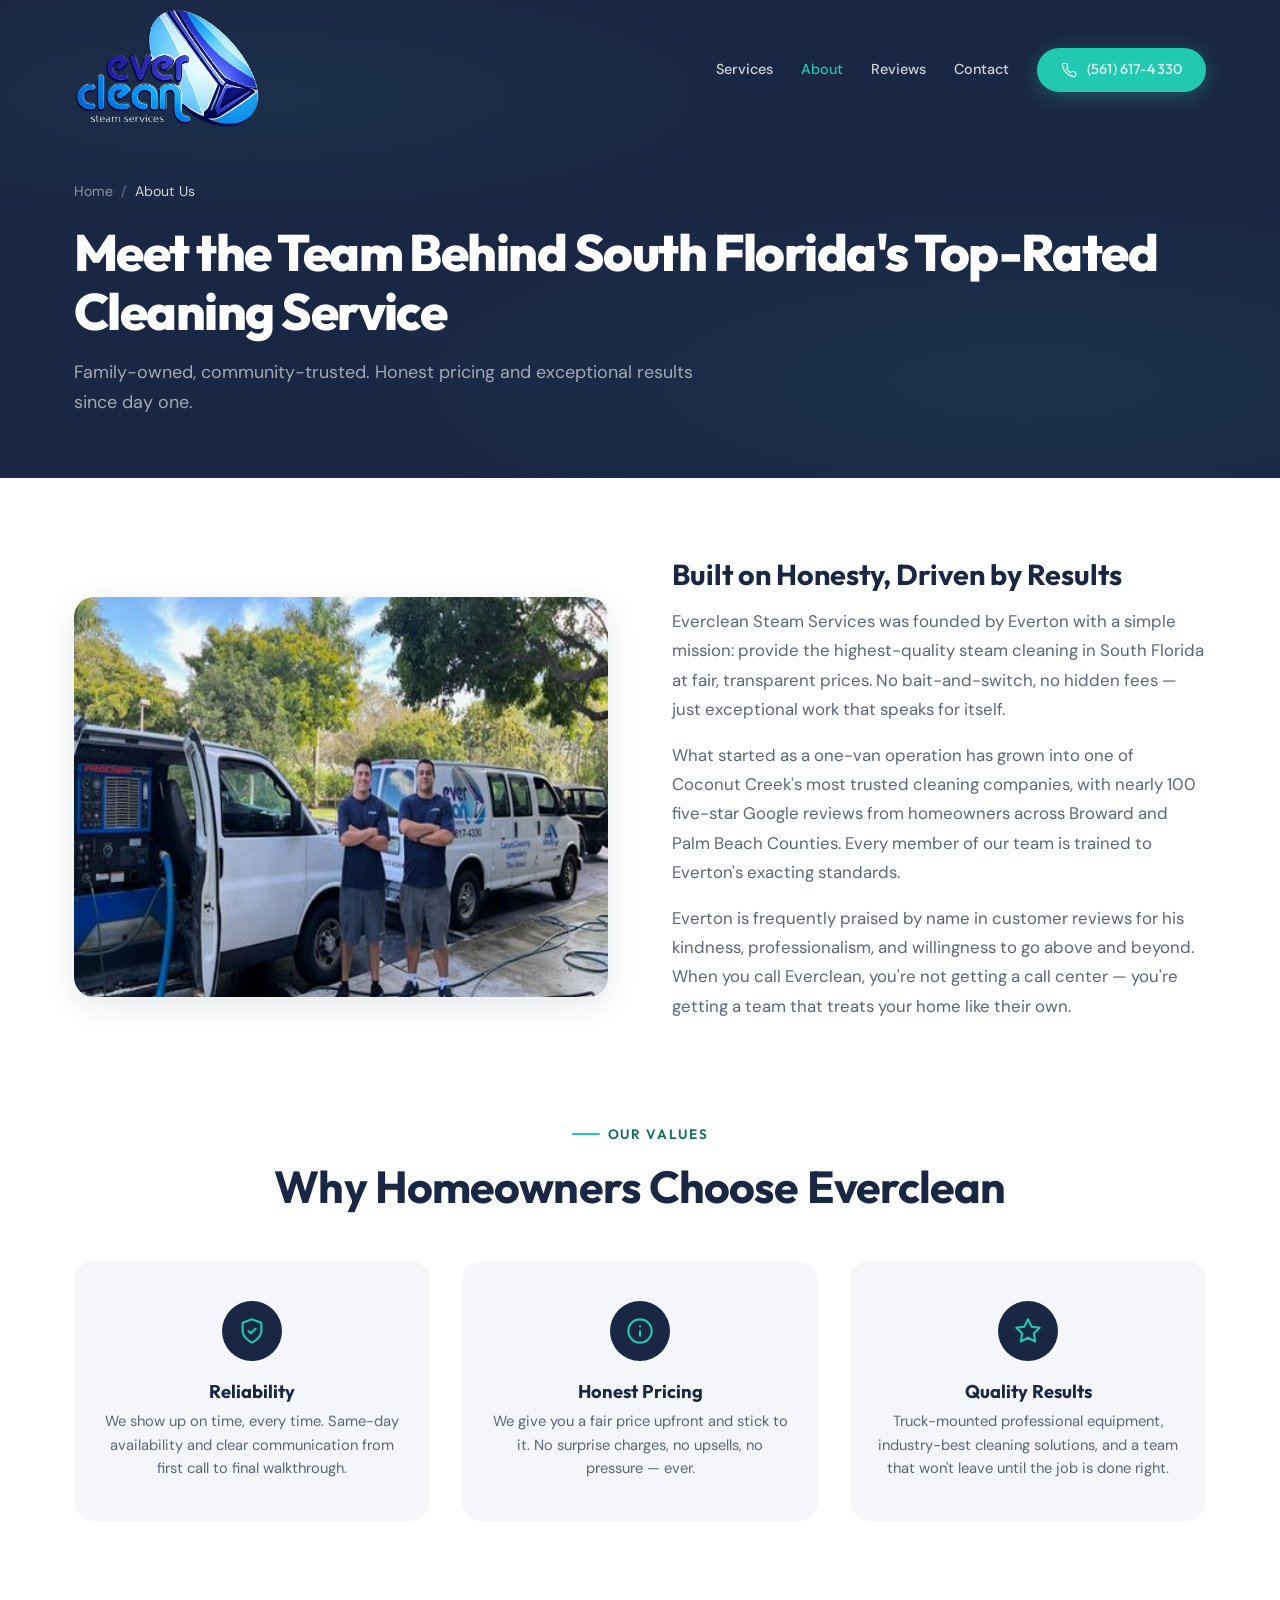
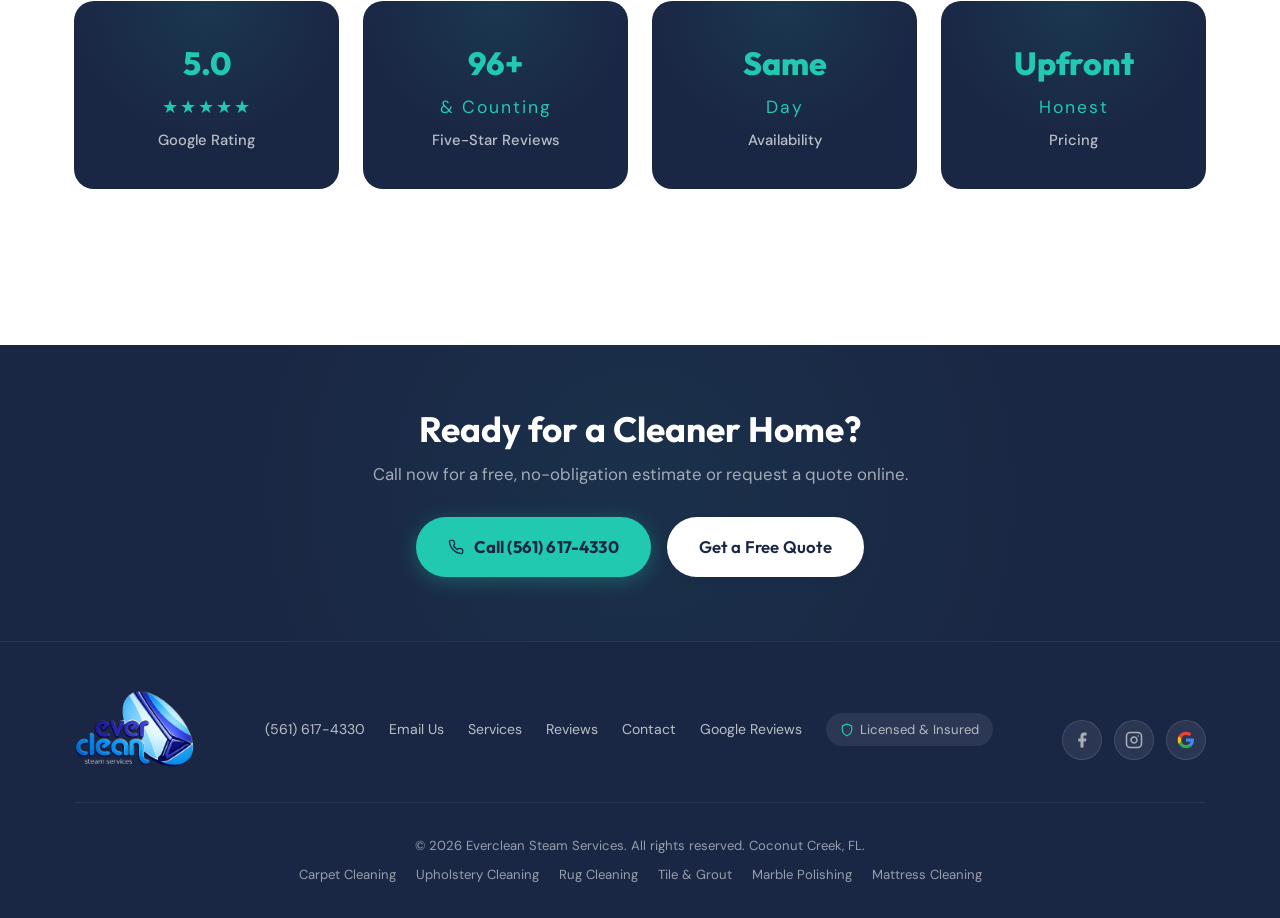
<file: about.html>
<!DOCTYPE html>
<html lang="en">
<head>
  <!-- Google tag (gtag.js) -->
<script async src="https://www.googletagmanager.com/gtag/js?id=G-PMS1TGD3D3"></script>
<script>
  window.dataLayer = window.dataLayer || [];
  function gtag(){dataLayer.push(arguments);}
  gtag('js', new Date());

  gtag('config', 'G-PMS1TGD3D3');
</script>
<meta charset="UTF-8">
<meta name="viewport" content="width=device-width, initial-scale=1.0">
<title>About Everclean Steam Services | Coconut Creek's Trusted Cleaning Team</title>
<meta name="description" content="Meet Everton and the Everclean Steam Services team. Learn about our commitment to honest pricing, reliable service, and exceptional carpet and upholstery cleaning in South Florida.">
<link rel="canonical" href="https://evercleansteamservices.com/about.html">
<meta property="og:title" content="About Everclean Steam Services | Coconut Creek's Trusted Cleaning Team">
<meta property="og:description" content="Meet Everton and the Everclean Steam Services team. Learn about our commitment to honest pricing, reliable service, and exceptional carpet and upholstery cleaning in South Florida.">
<meta property="og:type" content="website">
<meta property="og:url" content="https://evercleansteamservices.com/about.html">
<link rel="preconnect" href="https://fonts.googleapis.com">
<link rel="preconnect" href="https://fonts.gstatic.com" crossorigin>
<link href="https://fonts.googleapis.com/css2?family=DM+Sans:ital,opsz,wght@0,9..40,300;0,9..40,400;0,9..40,500;0,9..40,600;0,9..40,700;1,9..40,400&family=Outfit:wght@400;500;600;700;800&display=swap" rel="stylesheet" media="print" onload="this.media='all'">
<link rel="stylesheet" href="css/styles.css">
<script type="application/ld+json">{
  "@context": "https://schema.org",
  "@type": "LocalBusiness",
  "additionalType": "https://schema.org/ProfessionalService",
  "name": "Everclean Steam Services",
  "image": "https://evercleansteamservices.com/wp-content/uploads/2024/02/evercleansteamservices.png",
  "telephone": "+15616174330",
  "email": "evercleansteamservices@gmail.com",
  "url": "https://evercleansteamservices.com",
  "address": {"@type":"PostalAddress","addressLocality":"Coconut Creek","addressRegion":"FL","postalCode":"33073","addressCountry":"US"},
  "geo": {"@type":"GeoCoordinates","latitude":26.2517,"longitude":-80.1789},
  "priceRange": "$$",
  "openingHoursSpecification": {"@type":"OpeningHoursSpecification","dayOfWeek":["Monday","Tuesday","Wednesday","Thursday","Friday","Saturday"],"opens":"07:00","closes":"19:00"},
  "aggregateRating": {"@type":"AggregateRating","ratingValue":"5.0","reviewCount":"96","bestRating":"5"},
  "areaServed": [{"@type":"City","name":"Coconut Creek"},{"@type":"City","name":"Boca Raton"},{"@type":"City","name":"Coral Springs"},{"@type":"City","name":"Parkland"},{"@type":"City","name":"Deerfield Beach"},{"@type":"City","name":"Pompano Beach"},{"@type":"City","name":"Fort Lauderdale"}],
  "sameAs": ["https://maps.google.com/?cid=5760201263385760079","https://www.facebook.com/evercleansteamservices/","https://www.instagram.com/evercleansteamservices/"]
}</script>
</head>
<body>
<nav id="nav" class="">
  <div class="container nav-inner">
    <a href="index.html" class="nav-logo"><picture><source srcset="images/logo.webp" type="image/webp"><img src="images/logo.png" alt="Everclean Steam Services" class="nav-logo-img" width="354" height="248"></picture></a>
    <div class="nav-links">
      <a href="index.html#services">Services</a>
      <a href="about.html" class="active">About</a>
      <a href="reviews.html">Reviews</a>
      <a href="contact.html">Contact</a>
      <a href="tel:+15616174330" class="btn btn-primary nav-cta"><svg width="16" height="16" viewBox="0 0 24 24" fill="none" stroke="currentColor" stroke-width="2" stroke-linecap="round" stroke-linejoin="round"><path d="M22 16.92v3a2 2 0 01-2.18 2 19.79 19.79 0 01-8.63-3.07 19.5 19.5 0 01-6-6 19.79 19.79 0 01-3.07-8.67A2 2 0 014.11 2h3a2 2 0 012 1.72c.127.96.362 1.903.7 2.81a2 2 0 01-.45 2.11L8.09 9.91a16 16 0 006 6l1.27-1.27a2 2 0 012.11-.45c.907.338 1.85.573 2.81.7A2 2 0 0122 16.92z"/></svg> (561) 617-4330</a>
    </div>
    <button class="nav-mobile-toggle" id="mobileOpen" aria-label="Open menu">
      <svg width="28" height="28" viewBox="0 0 24 24" fill="none" stroke-width="2" stroke-linecap="round"><line x1="3" y1="6" x2="21" y2="6"/><line x1="3" y1="12" x2="21" y2="12"/><line x1="3" y1="18" x2="21" y2="18"/></svg>
    </button>
  </div>
</nav>
<div id="mobileNav" class="mobile-nav">
  <button class="mobile-nav-close" id="mobileClose" aria-label="Close menu">
    <svg width="32" height="32" viewBox="0 0 24 24" fill="none" stroke-width="2" stroke-linecap="round"><line x1="18" y1="6" x2="6" y2="18"/><line x1="6" y1="6" x2="18" y2="18"/></svg>
  </button>
  <a href="index.html">Home</a>
  <a href="index.html#services">Services</a>
  <a href="about.html">About</a>
  <a href="reviews.html">Reviews</a>
  <a href="contact.html">Contact</a>
  <a href="tel:+15616174330" class="btn btn-primary">Call (561) 617-4330</a>
</div>
<main>
<section class="page-hero">
  <div class="container">
    <div class="breadcrumb">
      <a href="index.html">Home</a><span>/</span><span class="current">About Us</span>
    </div>
    <h1>Meet the Team Behind South Florida&#39;s Top-Rated Cleaning Service</h1>
    <p>Family-owned, community-trusted. Honest pricing and exceptional results since day one.</p>
  </div>
</section>

<section class="about-content">
  <div class="container">
    <div class="about-content-grid reveal">
      <img src="images/team.jpg" alt="The Everclean Steam Services team with their service vans" loading="lazy">
      <div>
        <h2>Built on Honesty, Driven by Results</h2>
        <p>Everclean Steam Services was founded by Everton with a simple mission: provide the highest-quality steam cleaning in South Florida at fair, transparent prices. No bait-and-switch, no hidden fees &mdash; just exceptional work that speaks for itself.</p>
        <p>What started as a one-van operation has grown into one of Coconut Creek's most trusted cleaning companies, with nearly 100 five-star Google reviews from homeowners across Broward and Palm Beach Counties. Every member of our team is trained to Everton's exacting standards.</p>
        <p>Everton is frequently praised by name in customer reviews for his kindness, professionalism, and willingness to go above and beyond. When you call Everclean, you're not getting a call center &mdash; you're getting a team that treats your home like their own.</p>
      </div>
    </div>

    <div class="reveal" style="text-align:center;margin-bottom:48px;margin-top:32px">
      <div class="section-label" style="justify-content:center">Our Values</div>
      <h2 class="section-title">Why Homeowners Choose Everclean</h2>
    </div>

    <div class="values-grid">
      <div class="value-card reveal reveal-delay-1">
        <div class="value-icon"><svg viewBox="0 0 24 24" stroke-linecap="round" stroke-linejoin="round"><path d="M12 22s8-4 8-10V5l-8-3-8 3v7c0 6 8 10 8 10z"/><path d="M9 12l2 2 4-4"/></svg></div>
        <h3>Reliability</h3>
        <p>We show up on time, every time. Same-day availability and clear communication from first call to final walkthrough.</p>
      </div>
      <div class="value-card reveal reveal-delay-2">
        <div class="value-icon"><svg viewBox="0 0 24 24" stroke-linecap="round" stroke-linejoin="round"><circle cx="12" cy="12" r="10"/><path d="M12 16v-4"/><path d="M12 8h.01"/></svg></div>
        <h3>Honest Pricing</h3>
        <p>We give you a fair price upfront and stick to it. No surprise charges, no upsells, no pressure &mdash; ever.</p>
      </div>
      <div class="value-card reveal reveal-delay-3">
        <div class="value-icon"><svg viewBox="0 0 24 24" stroke-linecap="round" stroke-linejoin="round"><path d="M12 2l3.09 6.26L22 9.27l-5 4.87 1.18 6.88L12 17.77l-6.18 3.25L7 14.14 2 9.27l6.91-1.01L12 2z"/></svg></div>
        <h3>Quality Results</h3>
        <p>Truck-mounted professional equipment, industry-best cleaning solutions, and a team that won't leave until the job is done right.</p>
      </div>
    </div>
  </div>
</section>

<section class="why" style="padding-top:0">
  <div class="container">
    <div class="trust-grid">
      <div class="trust-card reveal reveal-delay-1"><div class="trust-card-content"><div class="trust-num">5.0</div><div class="trust-stars">&#9733;&#9733;&#9733;&#9733;&#9733;</div><div class="trust-label">Google Rating</div></div></div>
      <div class="trust-card reveal reveal-delay-2"><div class="trust-card-content"><div class="trust-num">96+</div><div class="trust-stars">&amp; Counting</div><div class="trust-label">Five-Star Reviews</div></div></div>
      <div class="trust-card reveal reveal-delay-3"><div class="trust-card-content"><div class="trust-num">Same</div><div class="trust-stars">Day</div><div class="trust-label">Availability</div></div></div>
      <div class="trust-card reveal reveal-delay-4"><div class="trust-card-content"><div class="trust-num">Upfront</div><div class="trust-stars">Honest</div><div class="trust-label">Pricing</div></div></div>
    </div>
  </div>
</section>

<section class="cta-band">
  <div class="container">
    <h2>Ready for a Cleaner Home?</h2>
    <p>Call now for a free, no-obligation estimate or request a quote online.</p>
    <div class="btn-group">
      <a href="tel:+15616174330" class="btn btn-primary"><svg width="16" height="16" viewBox="0 0 24 24" fill="none" stroke="currentColor" stroke-width="2" stroke-linecap="round" stroke-linejoin="round"><path d="M22 16.92v3a2 2 0 01-2.18 2 19.79 19.79 0 01-8.63-3.07 19.5 19.5 0 01-6-6 19.79 19.79 0 01-3.07-8.67A2 2 0 014.11 2h3a2 2 0 012 1.72c.127.96.362 1.903.7 2.81a2 2 0 01-.45 2.11L8.09 9.91a16 16 0 006 6l1.27-1.27a2 2 0 012.11-.45c.907.338 1.85.573 2.81.7A2 2 0 0122 16.92z"/></svg> Call (561) 617-4330</a>
      <a href="contact.html" class="btn btn-white">Get a Free Quote</a>
    </div>
  </div>
</section>
</main>

<footer>
  <div class="container">
    <div class="footer-inner">
      <div class="footer-brand"><picture><source srcset="images/logo.webp" type="image/webp"><img src="images/logo.png" alt="Everclean Steam Services" width="354" height="248"></picture></div>
      <div class="footer-links">
        <a href="tel:+15616174330">(561) 617-4330</a>
        <a href="mailto:evercleansteamservices@gmail.com">Email Us</a>
        <a href="index.html#services">Services</a>
        <a href="reviews.html">Reviews</a>
        <a href="contact.html">Contact</a>
        <a href="https://maps.google.com/?cid=5760201263385760079" target="_blank" rel="noopener noreferrer">Google Reviews</a>
        <span class="footer-badge"><svg viewBox="0 0 24 24" stroke-linecap="round" stroke-linejoin="round"><path d="M12 22s8-4 8-10V5l-8-3-8 3v7c0 6 8 10 8 10z"/></svg> Licensed &amp; Insured</span>
      </div>
      <div class="footer-social"><a href="https://www.facebook.com/evercleansteamservices/" target="_blank" rel="noopener noreferrer" aria-label="Everclean on Facebook" class="social-link"><svg viewBox="0 0 24 24" fill="currentColor"><path d="M18 2h-3a5 5 0 00-5 5v3H7v4h3v8h4v-8h3l1-4h-4V7a1 1 0 011-1h3z"/></svg></a><a href="https://www.instagram.com/evercleansteamservices/" target="_blank" rel="noopener noreferrer" aria-label="Everclean on Instagram" class="social-link"><svg viewBox="0 0 24 24" fill="none" stroke="currentColor" stroke-width="2" stroke-linecap="round" stroke-linejoin="round"><rect x="2" y="2" width="20" height="20" rx="5"/><path d="M16 11.37A4 4 0 1112.63 8 4 4 0 0116 11.37z"/><path d="M17.5 6.5h.01"/></svg></a><a href="https://maps.google.com/?cid=5760201263385760079" target="_blank" rel="noopener noreferrer" aria-label="Everclean on Google" class="social-link"><svg viewBox="0 0 24 24" fill="currentColor"><path d="M22.56 12.25c0-.78-.07-1.53-.2-2.25H12v4.26h5.92a5.06 5.06 0 01-2.2 3.32v2.77h3.57c2.08-1.92 3.28-4.74 3.28-8.1z" fill="#4285F4"/><path d="M12 23c2.97 0 5.46-.98 7.28-2.66l-3.57-2.77c-.98.66-2.23 1.06-3.71 1.06-2.86 0-5.29-1.93-6.16-4.53H2.18v2.84C3.99 20.53 7.7 23 12 23z" fill="#34A853"/><path d="M5.84 14.09c-.22-.66-.35-1.36-.35-2.09s.13-1.43.35-2.09V7.07H2.18A10.96 10.96 0 001 12c0 1.77.42 3.45 1.18 4.93l3.66-2.84z" fill="#FBBC05"/><path d="M12 5.38c1.62 0 3.06.56 4.21 1.64l3.15-3.15C17.45 2.09 14.97 1 12 1 7.7 1 3.99 3.47 2.18 7.07l3.66 2.84c.87-2.6 3.3-4.53 6.16-4.53z" fill="#EA4335"/></svg></a></div>
    </div>
    <div class="footer-bottom">
      <p>&copy; 2026 Everclean Steam Services. All rights reserved. Coconut Creek, FL.</p>
      <div class="footer-bottom-links">
        <a href="services/carpet-cleaning.html">Carpet Cleaning</a>
        <a href="services/upholstery-cleaning.html">Upholstery Cleaning</a>
        <a href="services/area-rug-cleaning.html">Rug Cleaning</a>
        <a href="services/tile-grout-cleaning.html">Tile &amp; Grout</a>
        <a href="services/marble-cleaning.html">Marble Polishing</a>
        <a href="services/mattress-cleaning.html">Mattress Cleaning</a>
      </div>
    </div>
  </div>
</footer>
<button class="back-to-top" id="backToTop" aria-label="Back to top">
  <svg viewBox="0 0 24 24" stroke-linecap="round" stroke-linejoin="round"><path d="M18 15l-6-6-6 6"/></svg>
</button>
<script src="js/main.js"></script>
</body>
</html>
</file>
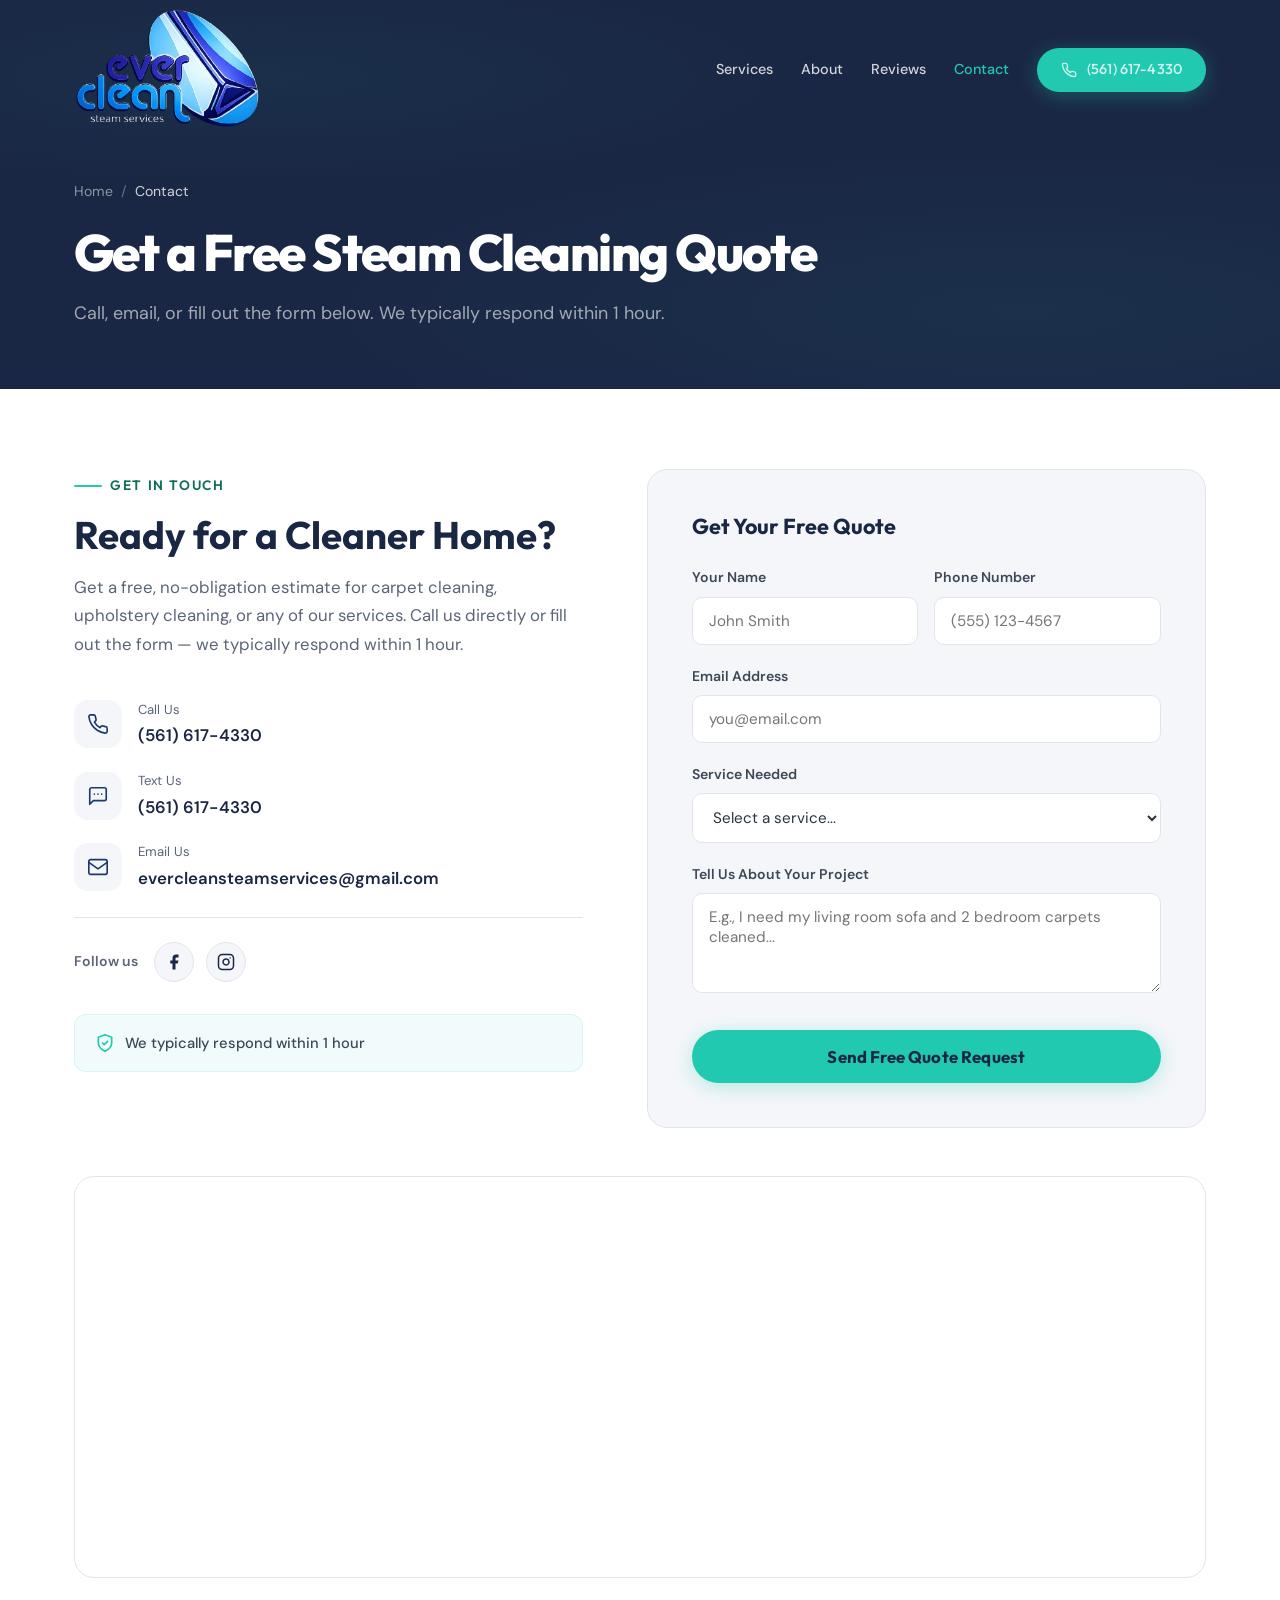
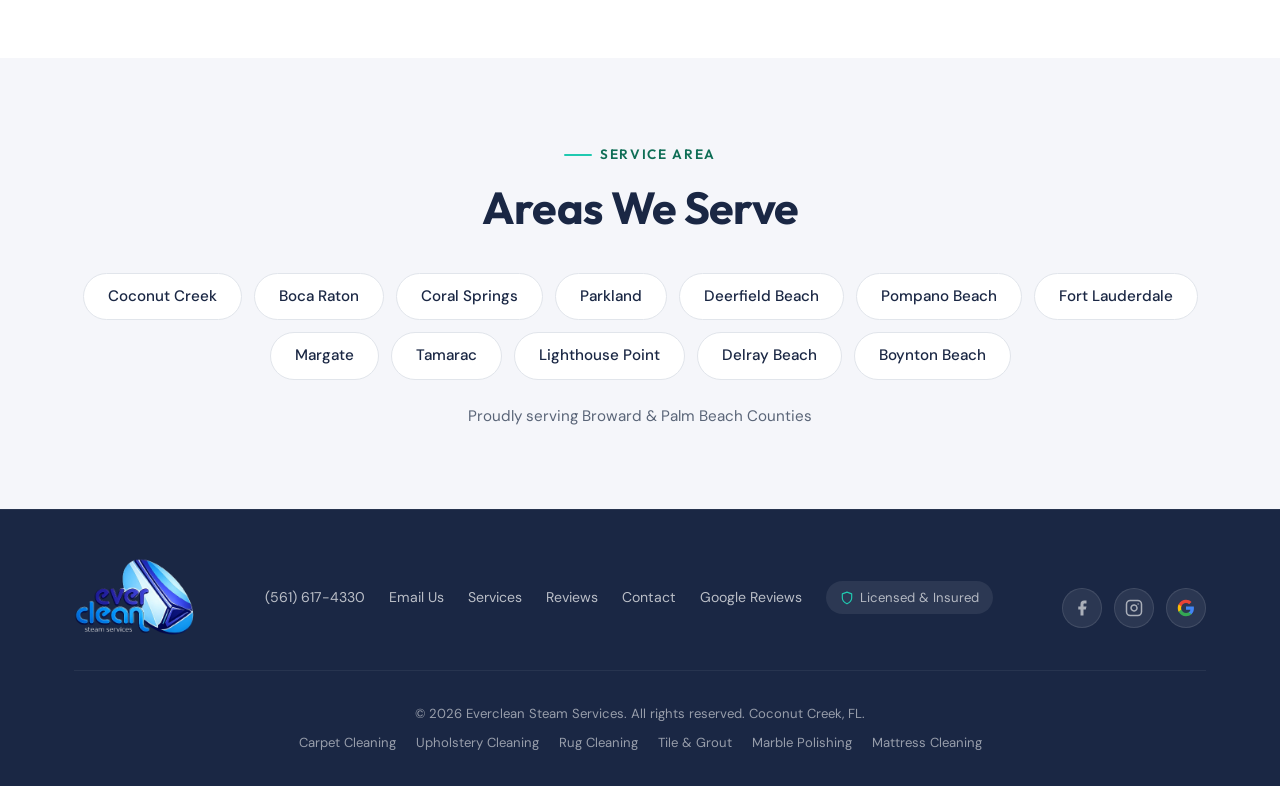
<file: contact.html>
<!DOCTYPE html>
<html lang="en">
<head>
<!-- Google tag (gtag.js) -->
<script async src="https://www.googletagmanager.com/gtag/js?id=G-PMS1TGD3D3"></script>
<script>
  window.dataLayer = window.dataLayer || [];
  function gtag(){dataLayer.push(arguments);}
  gtag('js', new Date());

  gtag('config', 'G-PMS1TGD3D3');
</script>
<meta charset="UTF-8">
<meta name="viewport" content="width=device-width, initial-scale=1.0">
<title>Contact Everclean Steam Services | Free Quote — Coconut Creek, FL</title>
<meta name="description" content="Contact Everclean Steam Services for a free carpet, upholstery, or tile cleaning quote. Call (561) 617-4330 or fill out our form. Serving Coconut Creek, Boca Raton, and all of South Florida.">
<link rel="canonical" href="https://evercleansteamservices.com/contact.html">
<meta property="og:title" content="Contact Everclean Steam Services | Free Quote — Coconut Creek, FL">
<meta property="og:description" content="Contact Everclean Steam Services for a free carpet, upholstery, or tile cleaning quote. Call (561) 617-4330 or fill out our form. Serving Coconut Creek, Boca Raton, and all of South Florida.">
<meta property="og:type" content="website">
<meta property="og:url" content="https://evercleansteamservices.com/contact.html">
<link rel="preconnect" href="https://fonts.googleapis.com">
<link rel="preconnect" href="https://fonts.gstatic.com" crossorigin>
<link href="https://fonts.googleapis.com/css2?family=DM+Sans:ital,opsz,wght@0,9..40,300;0,9..40,400;0,9..40,500;0,9..40,600;0,9..40,700;1,9..40,400&family=Outfit:wght@400;500;600;700;800&display=swap" rel="stylesheet" media="print" onload="this.media='all'">
<link rel="stylesheet" href="css/styles.css">
<script type="application/ld+json">{
  "@context": "https://schema.org",
  "@type": "LocalBusiness",
  "additionalType": "https://schema.org/ProfessionalService",
  "name": "Everclean Steam Services",
  "image": "https://evercleansteamservices.com/wp-content/uploads/2024/02/evercleansteamservices.png",
  "telephone": "+15616174330",
  "email": "evercleansteamservices@gmail.com",
  "url": "https://evercleansteamservices.com",
  "address": {"@type":"PostalAddress","addressLocality":"Coconut Creek","addressRegion":"FL","postalCode":"33073","addressCountry":"US"},
  "geo": {"@type":"GeoCoordinates","latitude":26.2517,"longitude":-80.1789},
  "priceRange": "$$",
  "openingHoursSpecification": {"@type":"OpeningHoursSpecification","dayOfWeek":["Monday","Tuesday","Wednesday","Thursday","Friday","Saturday"],"opens":"07:00","closes":"19:00"},
  "aggregateRating": {"@type":"AggregateRating","ratingValue":"5.0","reviewCount":"96","bestRating":"5"},
  "areaServed": [{"@type":"City","name":"Coconut Creek"},{"@type":"City","name":"Boca Raton"},{"@type":"City","name":"Coral Springs"},{"@type":"City","name":"Parkland"},{"@type":"City","name":"Deerfield Beach"},{"@type":"City","name":"Pompano Beach"},{"@type":"City","name":"Fort Lauderdale"}],
  "sameAs": ["https://maps.google.com/?cid=5760201263385760079","https://www.facebook.com/evercleansteamservices/","https://www.instagram.com/evercleansteamservices/"]
}</script>
</head>
<body>
<nav id="nav" class="">
  <div class="container nav-inner">
    <a href="index.html" class="nav-logo"><picture><source srcset="images/logo.webp" type="image/webp"><img src="images/logo.png" alt="Everclean Steam Services" class="nav-logo-img" width="354" height="248"></picture></a>
    <div class="nav-links">
      <a href="index.html#services">Services</a>
      <a href="about.html">About</a>
      <a href="reviews.html">Reviews</a>
      <a href="contact.html" class="active">Contact</a>
      <a href="tel:+15616174330" class="btn btn-primary nav-cta"><svg width="16" height="16" viewBox="0 0 24 24" fill="none" stroke="currentColor" stroke-width="2" stroke-linecap="round" stroke-linejoin="round"><path d="M22 16.92v3a2 2 0 01-2.18 2 19.79 19.79 0 01-8.63-3.07 19.5 19.5 0 01-6-6 19.79 19.79 0 01-3.07-8.67A2 2 0 014.11 2h3a2 2 0 012 1.72c.127.96.362 1.903.7 2.81a2 2 0 01-.45 2.11L8.09 9.91a16 16 0 006 6l1.27-1.27a2 2 0 012.11-.45c.907.338 1.85.573 2.81.7A2 2 0 0122 16.92z"/></svg> (561) 617-4330</a>
    </div>
    <button class="nav-mobile-toggle" id="mobileOpen" aria-label="Open menu">
      <svg width="28" height="28" viewBox="0 0 24 24" fill="none" stroke-width="2" stroke-linecap="round"><line x1="3" y1="6" x2="21" y2="6"/><line x1="3" y1="12" x2="21" y2="12"/><line x1="3" y1="18" x2="21" y2="18"/></svg>
    </button>
  </div>
</nav>
<div id="mobileNav" class="mobile-nav">
  <button class="mobile-nav-close" id="mobileClose" aria-label="Close menu">
    <svg width="32" height="32" viewBox="0 0 24 24" fill="none" stroke-width="2" stroke-linecap="round"><line x1="18" y1="6" x2="6" y2="18"/><line x1="6" y1="6" x2="18" y2="18"/></svg>
  </button>
  <a href="index.html">Home</a>
  <a href="index.html#services">Services</a>
  <a href="about.html">About</a>
  <a href="reviews.html">Reviews</a>
  <a href="contact.html">Contact</a>
  <a href="tel:+15616174330" class="btn btn-primary">Call (561) 617-4330</a>
</div>
<main>
<section class="page-hero">
  <div class="container">
    <div class="breadcrumb">
      <a href="index.html">Home</a><span>/</span><span class="current">Contact</span>
    </div>
    <h1>Get a Free Steam Cleaning Quote</h1>
    <p>Call, email, or fill out the form below. We typically respond within 1 hour.</p>
  </div>
</section>

<section class="contact-page">
  <div class="container">
    <div class="contact-grid">
      <div class="contact-info reveal">
  <div class="section-label">Get In Touch</div>
  <h2>Ready for a Cleaner Home?</h2>
  <p>Get a free, no-obligation estimate for carpet cleaning, upholstery cleaning, or any of our services. Call us directly or fill out the form &mdash; we typically respond within 1 hour.</p>
  <div class="contact-methods">
    <div class="contact-method">
      <div class="contact-method-icon"><svg viewBox="0 0 24 24" stroke-linecap="round" stroke-linejoin="round"><path d="M22 16.92v3a2 2 0 01-2.18 2 19.79 19.79 0 01-8.63-3.07 19.5 19.5 0 01-6-6 19.79 19.79 0 01-3.07-8.67A2 2 0 014.11 2h3a2 2 0 012 1.72c.127.96.362 1.903.7 2.81a2 2 0 01-.45 2.11L8.09 9.91a16 16 0 006 6l1.27-1.27a2 2 0 012.11-.45c.907.338 1.85.573 2.81.7A2 2 0 0122 16.92z"/></svg></div>
      <div><div class="contact-method-label">Call Us</div><div class="contact-method-value"><a href="tel:+15616174330">(561) 617-4330</a></div></div>
    </div>
    <div class="contact-method">
      <div class="contact-method-icon"><svg viewBox="0 0 24 24" stroke-linecap="round" stroke-linejoin="round"><path d="M21 15a2 2 0 01-2 2H7l-4 4V5a2 2 0 012-2h14a2 2 0 012 2z"/><path d="M8 10h.01"/><path d="M12 10h.01"/><path d="M16 10h.01"/></svg></div>
      <div><div class="contact-method-label">Text Us</div><div class="contact-method-value"><a href="sms:+15616174330">(561) 617-4330</a></div></div>
    </div>
    <div class="contact-method">
      <div class="contact-method-icon"><svg viewBox="0 0 24 24" stroke-linecap="round" stroke-linejoin="round"><rect x="2" y="4" width="20" height="16" rx="2"/><path d="M22 7l-10 7L2 7"/></svg></div>
      <div><div class="contact-method-label">Email Us</div><div class="contact-method-value"><a href="mailto:evercleansteamservices@gmail.com">evercleansteamservices@gmail.com</a></div></div>
    </div>
  </div>
  <div class="social-links">
    <span class="social-label">Follow us</span>
    <a href="https://www.facebook.com/evercleansteamservices/" target="_blank" rel="noopener noreferrer" aria-label="Everclean on Facebook" class="social-link"><svg viewBox="0 0 24 24" fill="currentColor"><path d="M18 2h-3a5 5 0 00-5 5v3H7v4h3v8h4v-8h3l1-4h-4V7a1 1 0 011-1h3z"/></svg></a>
    <a href="https://www.instagram.com/evercleansteamservices/" target="_blank" rel="noopener noreferrer" aria-label="Everclean on Instagram" class="social-link"><svg viewBox="0 0 24 24" fill="none" stroke="currentColor" stroke-width="2" stroke-linecap="round" stroke-linejoin="round"><rect x="2" y="2" width="20" height="20" rx="5"/><path d="M16 11.37A4 4 0 1112.63 8 4 4 0 0116 11.37z"/><path d="M17.5 6.5h.01"/></svg></a>
  </div>
  <div class="contact-trust"><svg viewBox="0 0 24 24" stroke-linecap="round" stroke-linejoin="round"><path d="M12 22s8-4 8-10V5l-8-3-8 3v7c0 6 8 10 8 10z"/><path d="M9 12l2 2 4-4"/></svg> We typically respond within 1 hour</div>
</div>
      <div class="contact-form-card reveal reveal-delay-2">
  <h3>Get Your Free Quote</h3>
  <form id="contactForm" name="contact" method="POST" data-netlify="true" netlify-honeypot="bot-field" netlify>
    <input type="hidden" name="form-name" value="contact">
    <p style="display:none"><label>Don't fill this out: <input name="bot-field"></label></p>
    <div class="form-row">
      <div class="form-group"><label for="fname">Your Name</label><input type="text" id="fname" name="name" placeholder="John Smith" required></div>
      <div class="form-group"><label for="fphone">Phone Number</label><input type="tel" id="fphone" name="phone" placeholder="(555) 123-4567" required></div>
    </div>
    <div class="form-group"><label for="femail">Email Address</label><input type="email" id="femail" name="email" placeholder="you@email.com"></div>
    <div class="form-group"><label for="fservice">Service Needed</label>
      <select id="fservice" name="service" required>
        <option value="" disabled selected>Select a service...</option>
        <option value="Carpet Steam Cleaning">Carpet Steam Cleaning</option>
        <option value="Area Rug Cleaning">Area Rug Cleaning</option>
        <option value="Upholstery &amp; Sofa Cleaning">Upholstery &amp; Sofa Cleaning</option>
        <option value="Mattress Cleaning">Mattress Cleaning</option>
        <option value="Tile &amp; Grout Cleaning">Tile &amp; Grout Cleaning</option>
        <option value="Marble Cleaning &amp; Polishing">Marble Cleaning &amp; Polishing</option>
        <option value="Other / Multiple Services">Other / Multiple Services</option>
      </select>
    </div>
    <div class="form-group"><label for="fmessage">Tell Us About Your Project</label><textarea id="fmessage" name="message" placeholder="E.g., I need my living room sofa and 2 bedroom carpets cleaned..."></textarea></div>
    <button type="submit" class="btn btn-primary form-submit">Send Free Quote Request</button>
  </form>
  <div class="form-thank-you" id="formThankYou">
    <svg viewBox="0 0 24 24" stroke-linecap="round" stroke-linejoin="round"><circle cx="12" cy="12" r="10"/><path d="M9 12l2 2 4-4"/></svg>
    <h3>Thank You!</h3>
    <p>We've received your request and will get back to you within 1 hour. For immediate assistance, call <a href="tel:+15616174330" style="color:var(--gold-dark);font-weight:600;">(561) 617-4330</a>.</p>
  </div>
</div>
    </div>

    <div class="map-section reveal">
      <iframe src="https://www.google.com/maps/embed?pb=!1m18!1m12!1m3!1d3576.8653464682916!2d-80.18410932458154!3d26.298464877018663!2m3!1f0!2f0!3f0!3m2!1i1024!2i768!4f13.1!3m3!1m2!1s0x88d91d40daf39785%3A0x4ff05887badd514f!2sEverclean%20Steam%20Services!5e0!3m2!1sen!2sus!4v1774558582115!5m2!1sen!2sus" allowfullscreen="" loading="lazy" referrerpolicy="no-referrer-when-downgrade" title="Everclean Steam Services service area map — Coconut Creek, FL"></iframe>
    </div>
  </div>
</section>

<section class="area">
  <div class="container">
    <div class="area-inner reveal">
      <div class="section-label" style="justify-content:center">Service Area</div>
      <h2 class="section-title">Areas We Serve</h2>
      <div class="cities-list">
        <span class="city-tag">Coconut Creek</span><span class="city-tag">Boca Raton</span><span class="city-tag">Coral Springs</span><span class="city-tag">Parkland</span><span class="city-tag">Deerfield Beach</span><span class="city-tag">Pompano Beach</span><span class="city-tag">Fort Lauderdale</span><span class="city-tag">Margate</span><span class="city-tag">Tamarac</span><span class="city-tag">Lighthouse Point</span><span class="city-tag">Delray Beach</span><span class="city-tag">Boynton Beach</span>
      </div>
      <p class="area-counties">Proudly serving Broward &amp; Palm Beach Counties</p>
    </div>
  </div>
</section>

</main>

<footer>
  <div class="container">
    <div class="footer-inner">
      <div class="footer-brand"><picture><source srcset="images/logo.webp" type="image/webp"><img src="images/logo.png" alt="Everclean Steam Services" width="354" height="248"></picture></div>
      <div class="footer-links">
        <a href="tel:+15616174330">(561) 617-4330</a>
        <a href="mailto:evercleansteamservices@gmail.com">Email Us</a>
        <a href="index.html#services">Services</a>
        <a href="reviews.html">Reviews</a>
        <a href="contact.html">Contact</a>
        <a href="https://maps.google.com/?cid=5760201263385760079" target="_blank" rel="noopener noreferrer">Google Reviews</a>
        <span class="footer-badge"><svg viewBox="0 0 24 24" stroke-linecap="round" stroke-linejoin="round"><path d="M12 22s8-4 8-10V5l-8-3-8 3v7c0 6 8 10 8 10z"/></svg> Licensed &amp; Insured</span>
      </div>
      <div class="footer-social"><a href="https://www.facebook.com/evercleansteamservices/" target="_blank" rel="noopener noreferrer" aria-label="Everclean on Facebook" class="social-link"><svg viewBox="0 0 24 24" fill="currentColor"><path d="M18 2h-3a5 5 0 00-5 5v3H7v4h3v8h4v-8h3l1-4h-4V7a1 1 0 011-1h3z"/></svg></a><a href="https://www.instagram.com/evercleansteamservices/" target="_blank" rel="noopener noreferrer" aria-label="Everclean on Instagram" class="social-link"><svg viewBox="0 0 24 24" fill="none" stroke="currentColor" stroke-width="2" stroke-linecap="round" stroke-linejoin="round"><rect x="2" y="2" width="20" height="20" rx="5"/><path d="M16 11.37A4 4 0 1112.63 8 4 4 0 0116 11.37z"/><path d="M17.5 6.5h.01"/></svg></a><a href="https://maps.google.com/?cid=5760201263385760079" target="_blank" rel="noopener noreferrer" aria-label="Everclean on Google" class="social-link"><svg viewBox="0 0 24 24" fill="currentColor"><path d="M22.56 12.25c0-.78-.07-1.53-.2-2.25H12v4.26h5.92a5.06 5.06 0 01-2.2 3.32v2.77h3.57c2.08-1.92 3.28-4.74 3.28-8.1z" fill="#4285F4"/><path d="M12 23c2.97 0 5.46-.98 7.28-2.66l-3.57-2.77c-.98.66-2.23 1.06-3.71 1.06-2.86 0-5.29-1.93-6.16-4.53H2.18v2.84C3.99 20.53 7.7 23 12 23z" fill="#34A853"/><path d="M5.84 14.09c-.22-.66-.35-1.36-.35-2.09s.13-1.43.35-2.09V7.07H2.18A10.96 10.96 0 001 12c0 1.77.42 3.45 1.18 4.93l3.66-2.84z" fill="#FBBC05"/><path d="M12 5.38c1.62 0 3.06.56 4.21 1.64l3.15-3.15C17.45 2.09 14.97 1 12 1 7.7 1 3.99 3.47 2.18 7.07l3.66 2.84c.87-2.6 3.3-4.53 6.16-4.53z" fill="#EA4335"/></svg></a></div>
    </div>
    <div class="footer-bottom">
      <p>&copy; 2026 Everclean Steam Services. All rights reserved. Coconut Creek, FL.</p>
      <div class="footer-bottom-links">
        <a href="services/carpet-cleaning.html">Carpet Cleaning</a>
        <a href="services/upholstery-cleaning.html">Upholstery Cleaning</a>
        <a href="services/area-rug-cleaning.html">Rug Cleaning</a>
        <a href="services/tile-grout-cleaning.html">Tile &amp; Grout</a>
        <a href="services/marble-cleaning.html">Marble Polishing</a>
        <a href="services/mattress-cleaning.html">Mattress Cleaning</a>
      </div>
    </div>
  </div>
</footer>
<button class="back-to-top" id="backToTop" aria-label="Back to top">
  <svg viewBox="0 0 24 24" stroke-linecap="round" stroke-linejoin="round"><path d="M18 15l-6-6-6 6"/></svg>
</button>
<script src="js/main.js"></script>
</body>
</html>
</file>
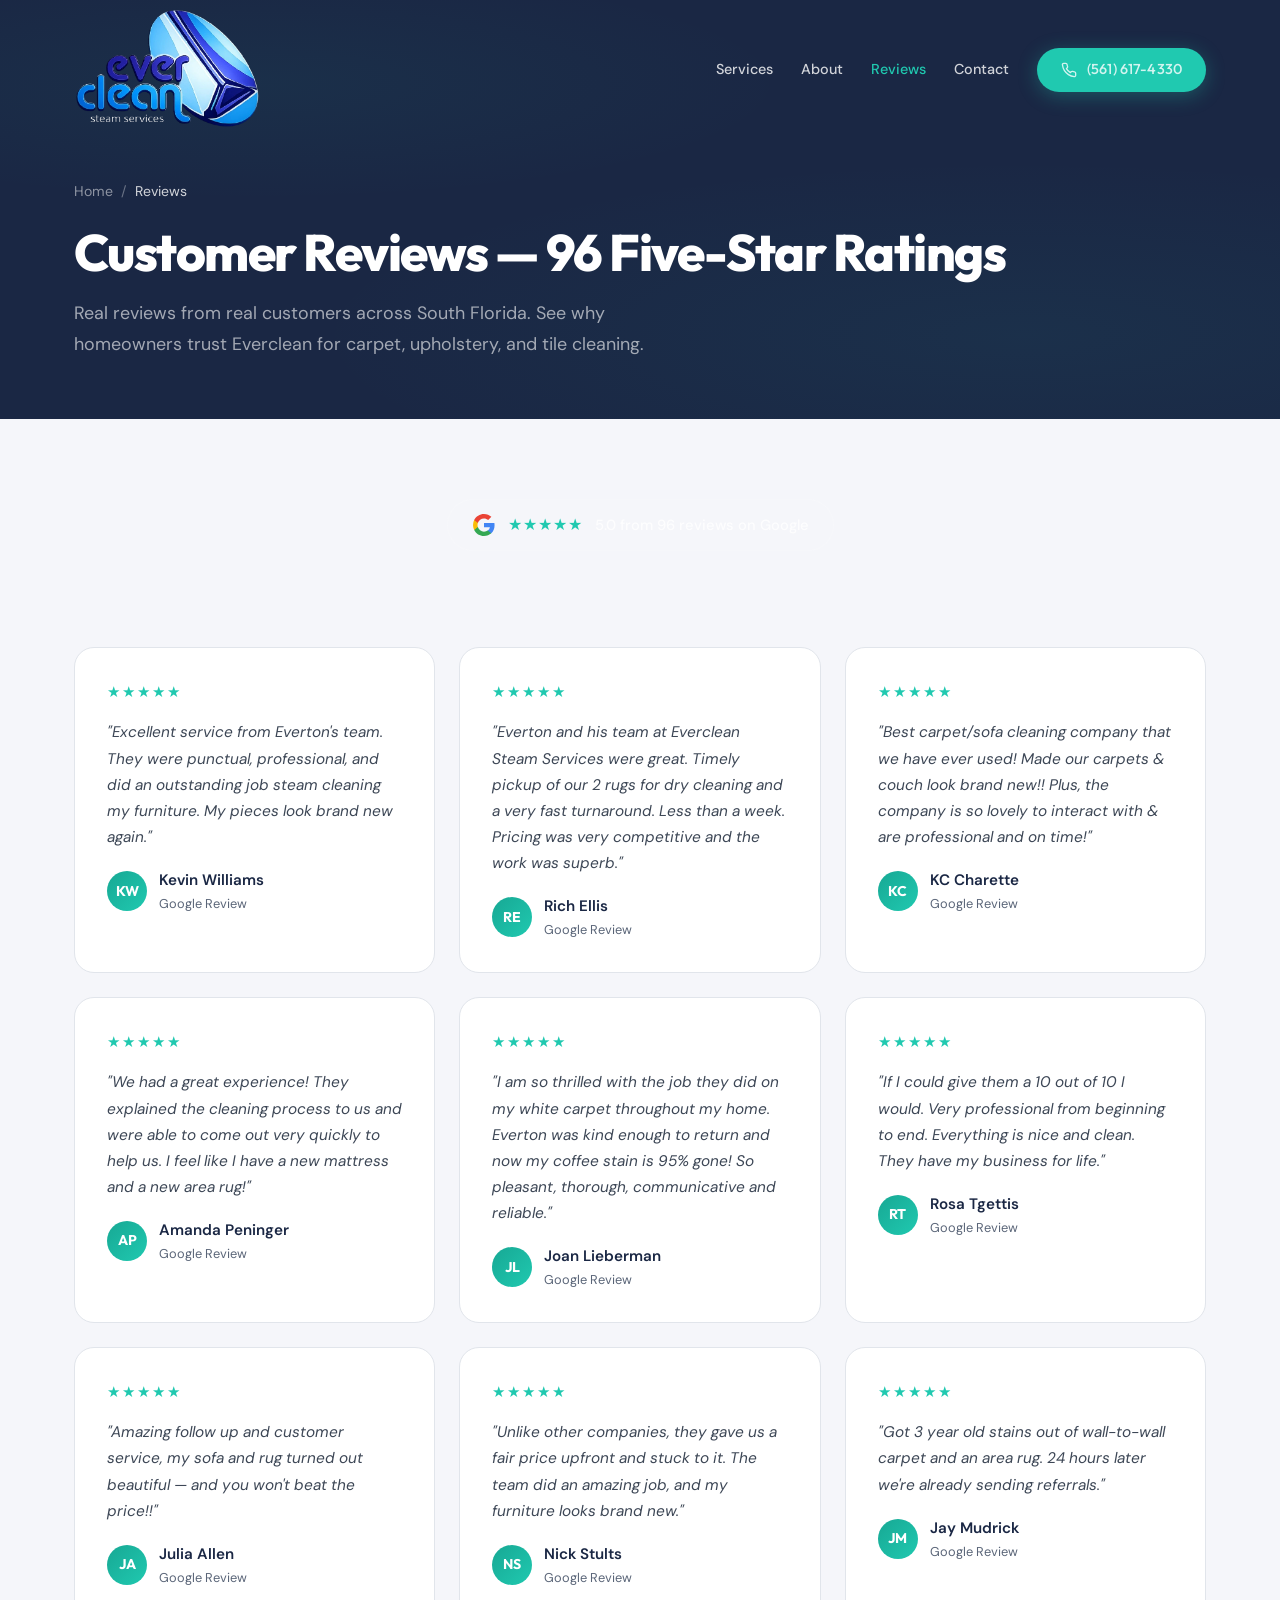
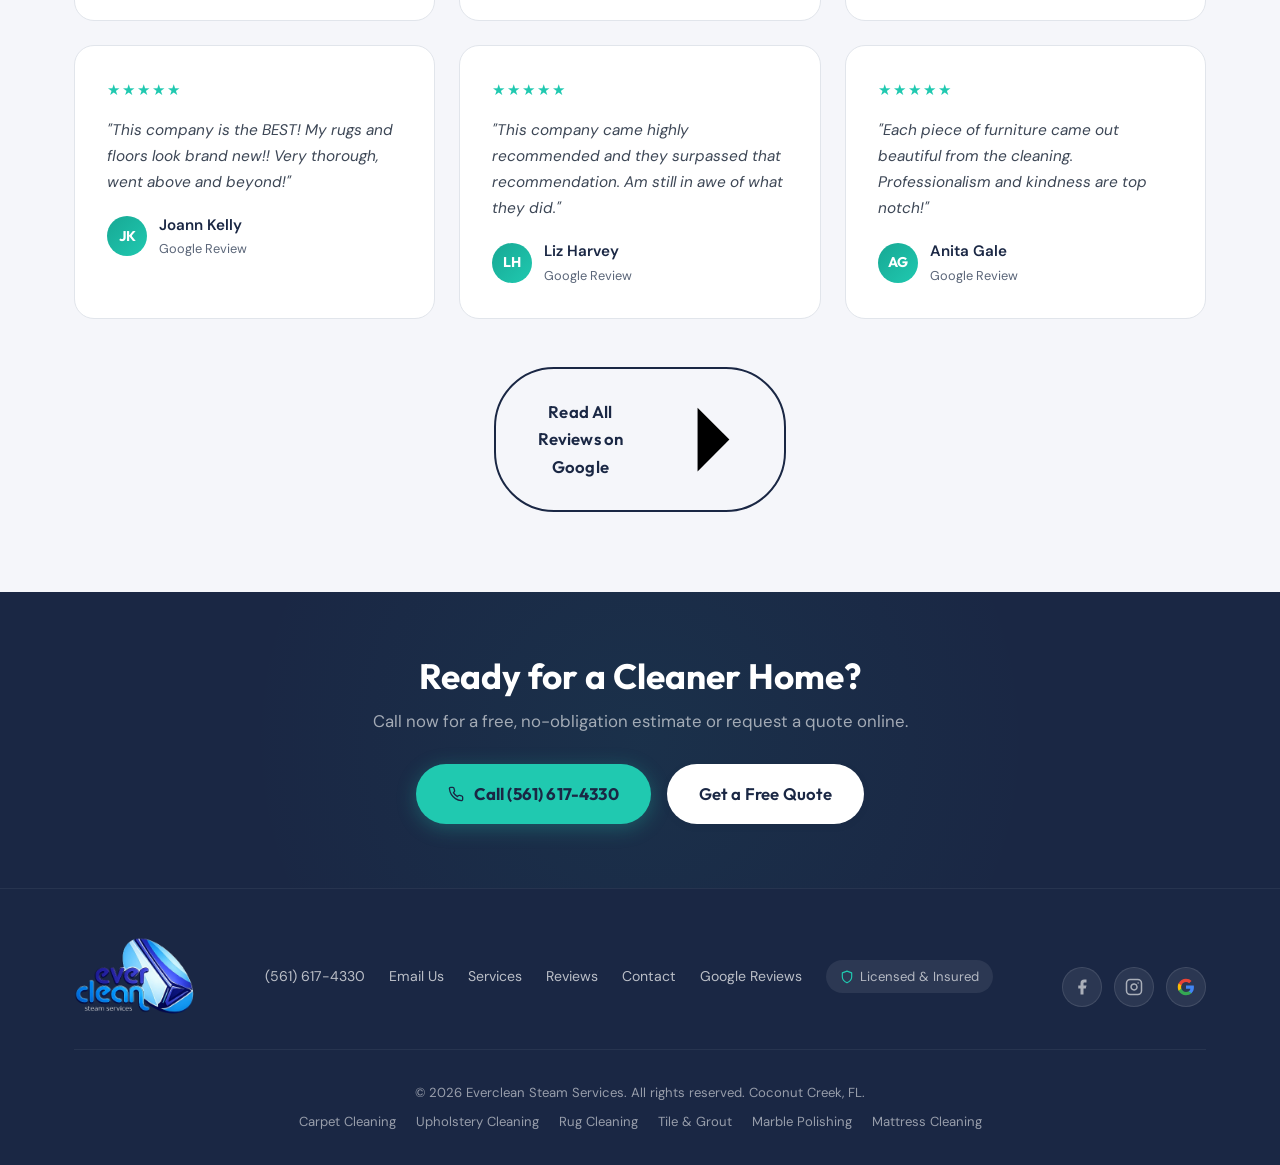
<file: reviews.html>
<!DOCTYPE html>
<html lang="en">
<head>
  <!-- Google tag (gtag.js) -->
<script async src="https://www.googletagmanager.com/gtag/js?id=G-PMS1TGD3D3"></script>
<script>
  window.dataLayer = window.dataLayer || [];
  function gtag(){dataLayer.push(arguments);}
  gtag('js', new Date());

  gtag('config', 'G-PMS1TGD3D3');
</script>
<meta charset="UTF-8">
<meta name="viewport" content="width=device-width, initial-scale=1.0">
<title>Customer Reviews | Everclean Steam Services — 96 Five-Star Google Reviews</title>
<meta name="description" content="Read 96+ five-star Google reviews from real Everclean Steam Services customers in Coconut Creek, Boca Raton, and South Florida. See why we're the top-rated steam cleaning company.">
<link rel="canonical" href="https://evercleansteamservices.com/reviews.html">
<meta property="og:title" content="Customer Reviews | Everclean Steam Services — 96 Five-Star Google Reviews">
<meta property="og:description" content="Read 96+ five-star Google reviews from real Everclean Steam Services customers in Coconut Creek, Boca Raton, and South Florida. See why we're the top-rated steam cleaning company.">
<meta property="og:type" content="website">
<meta property="og:url" content="https://evercleansteamservices.com/reviews.html">
<link rel="preconnect" href="https://fonts.googleapis.com">
<link rel="preconnect" href="https://fonts.gstatic.com" crossorigin>
<link href="https://fonts.googleapis.com/css2?family=DM+Sans:ital,opsz,wght@0,9..40,300;0,9..40,400;0,9..40,500;0,9..40,600;0,9..40,700;1,9..40,400&family=Outfit:wght@400;500;600;700;800&display=swap" rel="stylesheet" media="print" onload="this.media='all'">
<link rel="stylesheet" href="css/styles.css">
<script type="application/ld+json">{
  "@context": "https://schema.org",
  "@type": "LocalBusiness",
  "additionalType": "https://schema.org/ProfessionalService",
  "name": "Everclean Steam Services",
  "image": "https://evercleansteamservices.com/wp-content/uploads/2024/02/evercleansteamservices.png",
  "telephone": "+15616174330",
  "email": "evercleansteamservices@gmail.com",
  "url": "https://evercleansteamservices.com",
  "address": {"@type":"PostalAddress","addressLocality":"Coconut Creek","addressRegion":"FL","postalCode":"33073","addressCountry":"US"},
  "geo": {"@type":"GeoCoordinates","latitude":26.2517,"longitude":-80.1789},
  "priceRange": "$$",
  "openingHoursSpecification": {"@type":"OpeningHoursSpecification","dayOfWeek":["Monday","Tuesday","Wednesday","Thursday","Friday","Saturday"],"opens":"07:00","closes":"19:00"},
  "aggregateRating": {"@type":"AggregateRating","ratingValue":"5.0","reviewCount":"96","bestRating":"5"},
  "areaServed": [{"@type":"City","name":"Coconut Creek"},{"@type":"City","name":"Boca Raton"},{"@type":"City","name":"Coral Springs"},{"@type":"City","name":"Parkland"},{"@type":"City","name":"Deerfield Beach"},{"@type":"City","name":"Pompano Beach"},{"@type":"City","name":"Fort Lauderdale"}],
  "sameAs": ["https://maps.google.com/?cid=5760201263385760079","https://www.facebook.com/evercleansteamservices/","https://www.instagram.com/evercleansteamservices/"]
}</script>
</head>
<body>
<nav id="nav" class="">
  <div class="container nav-inner">
    <a href="index.html" class="nav-logo"><picture><source srcset="images/logo.webp" type="image/webp"><img src="images/logo.png" alt="Everclean Steam Services" class="nav-logo-img" width="354" height="248"></picture></a>
    <div class="nav-links">
      <a href="index.html#services">Services</a>
      <a href="about.html">About</a>
      <a href="reviews.html" class="active">Reviews</a>
      <a href="contact.html">Contact</a>
      <a href="tel:+15616174330" class="btn btn-primary nav-cta"><svg width="16" height="16" viewBox="0 0 24 24" fill="none" stroke="currentColor" stroke-width="2" stroke-linecap="round" stroke-linejoin="round"><path d="M22 16.92v3a2 2 0 01-2.18 2 19.79 19.79 0 01-8.63-3.07 19.5 19.5 0 01-6-6 19.79 19.79 0 01-3.07-8.67A2 2 0 014.11 2h3a2 2 0 012 1.72c.127.96.362 1.903.7 2.81a2 2 0 01-.45 2.11L8.09 9.91a16 16 0 006 6l1.27-1.27a2 2 0 012.11-.45c.907.338 1.85.573 2.81.7A2 2 0 0122 16.92z"/></svg> (561) 617-4330</a>
    </div>
    <button class="nav-mobile-toggle" id="mobileOpen" aria-label="Open menu">
      <svg width="28" height="28" viewBox="0 0 24 24" fill="none" stroke-width="2" stroke-linecap="round"><line x1="3" y1="6" x2="21" y2="6"/><line x1="3" y1="12" x2="21" y2="12"/><line x1="3" y1="18" x2="21" y2="18"/></svg>
    </button>
  </div>
</nav>
<div id="mobileNav" class="mobile-nav">
  <button class="mobile-nav-close" id="mobileClose" aria-label="Close menu">
    <svg width="32" height="32" viewBox="0 0 24 24" fill="none" stroke-width="2" stroke-linecap="round"><line x1="18" y1="6" x2="6" y2="18"/><line x1="6" y1="6" x2="18" y2="18"/></svg>
  </button>
  <a href="index.html">Home</a>
  <a href="index.html#services">Services</a>
  <a href="about.html">About</a>
  <a href="reviews.html">Reviews</a>
  <a href="contact.html">Contact</a>
  <a href="tel:+15616174330" class="btn btn-primary">Call (561) 617-4330</a>
</div>
<main>
<section class="page-hero">
  <div class="container">
    <div class="breadcrumb">
      <a href="index.html">Home</a><span>/</span><span class="current">Reviews</span>
    </div>
    <h1>Customer Reviews &mdash; 96 Five-Star Ratings</h1>
    <p>Real reviews from real customers across South Florida. See why homeowners trust Everclean for carpet, upholstery, and tile cleaning.</p>
  </div>
</section>

<section class="reviews-grid-page">
  <div class="container">
    <div style="text-align:center;margin-bottom:48px" class="reveal">
      <div class="reviews-google-badge reveal">
  <svg class="g-logo" viewBox="0 0 24 24" fill="none"><path d="M22.56 12.25c0-.78-.07-1.53-.2-2.25H12v4.26h5.92a5.06 5.06 0 01-2.2 3.32v2.77h3.57c2.08-1.92 3.28-4.74 3.28-8.1z" fill="#4285F4"/><path d="M12 23c2.97 0 5.46-.98 7.28-2.66l-3.57-2.77c-.98.66-2.23 1.06-3.71 1.06-2.86 0-5.29-1.93-6.16-4.53H2.18v2.84C3.99 20.53 7.7 23 12 23z" fill="#34A853"/><path d="M5.84 14.09c-.22-.66-.35-1.36-.35-2.09s.13-1.43.35-2.09V7.07H2.18A10.96 10.96 0 001 12c0 1.77.42 3.45 1.18 4.93l3.66-2.84z" fill="#FBBC05"/><path d="M12 5.38c1.62 0 3.06.56 4.21 1.64l3.15-3.15C17.45 2.09 14.97 1 12 1 7.7 1 3.99 3.47 2.18 7.07l3.66 2.84c.87-2.6 3.3-4.53 6.16-4.53z" fill="#EA4335"/></svg>
  <span class="stars">&#9733;&#9733;&#9733;&#9733;&#9733;</span>
  <span class="rating-text">5.0 from 96 reviews on Google</span>
</div>
    </div>
    <div class="reviews-grid">
      <div class="review-grid-card reveal">
  <div class="review-stars">&#9733;&#9733;&#9733;&#9733;&#9733;</div>
  <p class="review-text">"Excellent service from Everton's team. They were punctual, professional, and did an outstanding job steam cleaning my furniture. My pieces look brand new again."</p>
  <div class="review-author"><div class="review-avatar">KW</div><div><div class="review-name">Kevin Williams</div><div class="review-via">Google Review</div></div></div>
</div>
<div class="review-grid-card reveal">
  <div class="review-stars">&#9733;&#9733;&#9733;&#9733;&#9733;</div>
  <p class="review-text">"Everton and his team at Everclean Steam Services were great. Timely pickup of our 2 rugs for dry cleaning and a very fast turnaround. Less than a week. Pricing was very competitive and the work was superb."</p>
  <div class="review-author"><div class="review-avatar">RE</div><div><div class="review-name">Rich Ellis</div><div class="review-via">Google Review</div></div></div>
</div>
<div class="review-grid-card reveal">
  <div class="review-stars">&#9733;&#9733;&#9733;&#9733;&#9733;</div>
  <p class="review-text">"Best carpet/sofa cleaning company that we have ever used! Made our carpets &amp; couch look brand new!! Plus, the company is so lovely to interact with &amp; are professional and on time!"</p>
  <div class="review-author"><div class="review-avatar">KC</div><div><div class="review-name">KC Charette</div><div class="review-via">Google Review</div></div></div>
</div>
<div class="review-grid-card reveal">
  <div class="review-stars">&#9733;&#9733;&#9733;&#9733;&#9733;</div>
  <p class="review-text">"We had a great experience! They explained the cleaning process to us and were able to come out very quickly to help us. I feel like I have a new mattress and a new area rug!"</p>
  <div class="review-author"><div class="review-avatar">AP</div><div><div class="review-name">Amanda Peninger</div><div class="review-via">Google Review</div></div></div>
</div>
<div class="review-grid-card reveal">
  <div class="review-stars">&#9733;&#9733;&#9733;&#9733;&#9733;</div>
  <p class="review-text">"I am so thrilled with the job they did on my white carpet throughout my home. Everton was kind enough to return and now my coffee stain is 95% gone! So pleasant, thorough, communicative and reliable."</p>
  <div class="review-author"><div class="review-avatar">JL</div><div><div class="review-name">Joan Lieberman</div><div class="review-via">Google Review</div></div></div>
</div>
<div class="review-grid-card reveal">
  <div class="review-stars">&#9733;&#9733;&#9733;&#9733;&#9733;</div>
  <p class="review-text">"If I could give them a 10 out of 10 I would. Very professional from beginning to end. Everything is nice and clean. They have my business for life."</p>
  <div class="review-author"><div class="review-avatar">RT</div><div><div class="review-name">Rosa Tgettis</div><div class="review-via">Google Review</div></div></div>
</div>
<div class="review-grid-card reveal">
  <div class="review-stars">&#9733;&#9733;&#9733;&#9733;&#9733;</div>
  <p class="review-text">"Amazing follow up and customer service, my sofa and rug turned out beautiful &mdash; and you won't beat the price!!"</p>
  <div class="review-author"><div class="review-avatar">JA</div><div><div class="review-name">Julia Allen</div><div class="review-via">Google Review</div></div></div>
</div>
<div class="review-grid-card reveal">
  <div class="review-stars">&#9733;&#9733;&#9733;&#9733;&#9733;</div>
  <p class="review-text">"Unlike other companies, they gave us a fair price upfront and stuck to it. The team did an amazing job, and my furniture looks brand new."</p>
  <div class="review-author"><div class="review-avatar">NS</div><div><div class="review-name">Nick Stults</div><div class="review-via">Google Review</div></div></div>
</div>
<div class="review-grid-card reveal">
  <div class="review-stars">&#9733;&#9733;&#9733;&#9733;&#9733;</div>
  <p class="review-text">"Got 3 year old stains out of wall-to-wall carpet and an area rug. 24 hours later we're already sending referrals."</p>
  <div class="review-author"><div class="review-avatar">JM</div><div><div class="review-name">Jay Mudrick</div><div class="review-via">Google Review</div></div></div>
</div>
<div class="review-grid-card reveal">
  <div class="review-stars">&#9733;&#9733;&#9733;&#9733;&#9733;</div>
  <p class="review-text">"This company is the BEST! My rugs and floors look brand new!! Very thorough, went above and beyond!"</p>
  <div class="review-author"><div class="review-avatar">JK</div><div><div class="review-name">Joann Kelly</div><div class="review-via">Google Review</div></div></div>
</div>
<div class="review-grid-card reveal">
  <div class="review-stars">&#9733;&#9733;&#9733;&#9733;&#9733;</div>
  <p class="review-text">"This company came highly recommended and they surpassed that recommendation. Am still in awe of what they did."</p>
  <div class="review-author"><div class="review-avatar">LH</div><div><div class="review-name">Liz Harvey</div><div class="review-via">Google Review</div></div></div>
</div>
<div class="review-grid-card reveal">
  <div class="review-stars">&#9733;&#9733;&#9733;&#9733;&#9733;</div>
  <p class="review-text">"Each piece of furniture came out beautiful from the cleaning. Professionalism and kindness are top notch!"</p>
  <div class="review-author"><div class="review-avatar">AG</div><div><div class="review-name">Anita Gale</div><div class="review-via">Google Review</div></div></div>
</div>
    </div>
    <div class="google-cta-block reveal">
      <a href="https://maps.google.com/?cid=5760201263385760079" target="_blank" rel="noopener noreferrer" class="btn btn-outline">Read All Reviews on Google <svg viewBox="0 0 24 24" stroke-linecap="round" stroke-linejoin="round"><path d="M5 12h14"/><path d="M12 5l7 7-7 7"/></svg></a>
    </div>
  </div>
</section>

<section class="cta-band">
  <div class="container">
    <h2>Ready for a Cleaner Home?</h2>
    <p>Call now for a free, no-obligation estimate or request a quote online.</p>
    <div class="btn-group">
      <a href="tel:+15616174330" class="btn btn-primary"><svg width="16" height="16" viewBox="0 0 24 24" fill="none" stroke="currentColor" stroke-width="2" stroke-linecap="round" stroke-linejoin="round"><path d="M22 16.92v3a2 2 0 01-2.18 2 19.79 19.79 0 01-8.63-3.07 19.5 19.5 0 01-6-6 19.79 19.79 0 01-3.07-8.67A2 2 0 014.11 2h3a2 2 0 012 1.72c.127.96.362 1.903.7 2.81a2 2 0 01-.45 2.11L8.09 9.91a16 16 0 006 6l1.27-1.27a2 2 0 012.11-.45c.907.338 1.85.573 2.81.7A2 2 0 0122 16.92z"/></svg> Call (561) 617-4330</a>
      <a href="contact.html" class="btn btn-white">Get a Free Quote</a>
    </div>
  </div>
</section>
</main>

<footer>
  <div class="container">
    <div class="footer-inner">
      <div class="footer-brand"><picture><source srcset="images/logo.webp" type="image/webp"><img src="images/logo.png" alt="Everclean Steam Services" width="354" height="248"></picture></div>
      <div class="footer-links">
        <a href="tel:+15616174330">(561) 617-4330</a>
        <a href="mailto:evercleansteamservices@gmail.com">Email Us</a>
        <a href="index.html#services">Services</a>
        <a href="reviews.html">Reviews</a>
        <a href="contact.html">Contact</a>
        <a href="https://maps.google.com/?cid=5760201263385760079" target="_blank" rel="noopener noreferrer">Google Reviews</a>
        <span class="footer-badge"><svg viewBox="0 0 24 24" stroke-linecap="round" stroke-linejoin="round"><path d="M12 22s8-4 8-10V5l-8-3-8 3v7c0 6 8 10 8 10z"/></svg> Licensed &amp; Insured</span>
      </div>
      <div class="footer-social"><a href="https://www.facebook.com/evercleansteamservices/" target="_blank" rel="noopener noreferrer" aria-label="Everclean on Facebook" class="social-link"><svg viewBox="0 0 24 24" fill="currentColor"><path d="M18 2h-3a5 5 0 00-5 5v3H7v4h3v8h4v-8h3l1-4h-4V7a1 1 0 011-1h3z"/></svg></a><a href="https://www.instagram.com/evercleansteamservices/" target="_blank" rel="noopener noreferrer" aria-label="Everclean on Instagram" class="social-link"><svg viewBox="0 0 24 24" fill="none" stroke="currentColor" stroke-width="2" stroke-linecap="round" stroke-linejoin="round"><rect x="2" y="2" width="20" height="20" rx="5"/><path d="M16 11.37A4 4 0 1112.63 8 4 4 0 0116 11.37z"/><path d="M17.5 6.5h.01"/></svg></a><a href="https://maps.google.com/?cid=5760201263385760079" target="_blank" rel="noopener noreferrer" aria-label="Everclean on Google" class="social-link"><svg viewBox="0 0 24 24" fill="currentColor"><path d="M22.56 12.25c0-.78-.07-1.53-.2-2.25H12v4.26h5.92a5.06 5.06 0 01-2.2 3.32v2.77h3.57c2.08-1.92 3.28-4.74 3.28-8.1z" fill="#4285F4"/><path d="M12 23c2.97 0 5.46-.98 7.28-2.66l-3.57-2.77c-.98.66-2.23 1.06-3.71 1.06-2.86 0-5.29-1.93-6.16-4.53H2.18v2.84C3.99 20.53 7.7 23 12 23z" fill="#34A853"/><path d="M5.84 14.09c-.22-.66-.35-1.36-.35-2.09s.13-1.43.35-2.09V7.07H2.18A10.96 10.96 0 001 12c0 1.77.42 3.45 1.18 4.93l3.66-2.84z" fill="#FBBC05"/><path d="M12 5.38c1.62 0 3.06.56 4.21 1.64l3.15-3.15C17.45 2.09 14.97 1 12 1 7.7 1 3.99 3.47 2.18 7.07l3.66 2.84c.87-2.6 3.3-4.53 6.16-4.53z" fill="#EA4335"/></svg></a></div>
    </div>
    <div class="footer-bottom">
      <p>&copy; 2026 Everclean Steam Services. All rights reserved. Coconut Creek, FL.</p>
      <div class="footer-bottom-links">
        <a href="services/carpet-cleaning.html">Carpet Cleaning</a>
        <a href="services/upholstery-cleaning.html">Upholstery Cleaning</a>
        <a href="services/area-rug-cleaning.html">Rug Cleaning</a>
        <a href="services/tile-grout-cleaning.html">Tile &amp; Grout</a>
        <a href="services/marble-cleaning.html">Marble Polishing</a>
        <a href="services/mattress-cleaning.html">Mattress Cleaning</a>
      </div>
    </div>
  </div>
</footer>
<button class="back-to-top" id="backToTop" aria-label="Back to top">
  <svg viewBox="0 0 24 24" stroke-linecap="round" stroke-linejoin="round"><path d="M18 15l-6-6-6 6"/></svg>
</button>
<script src="js/main.js"></script>
</body>
</html>
</file>
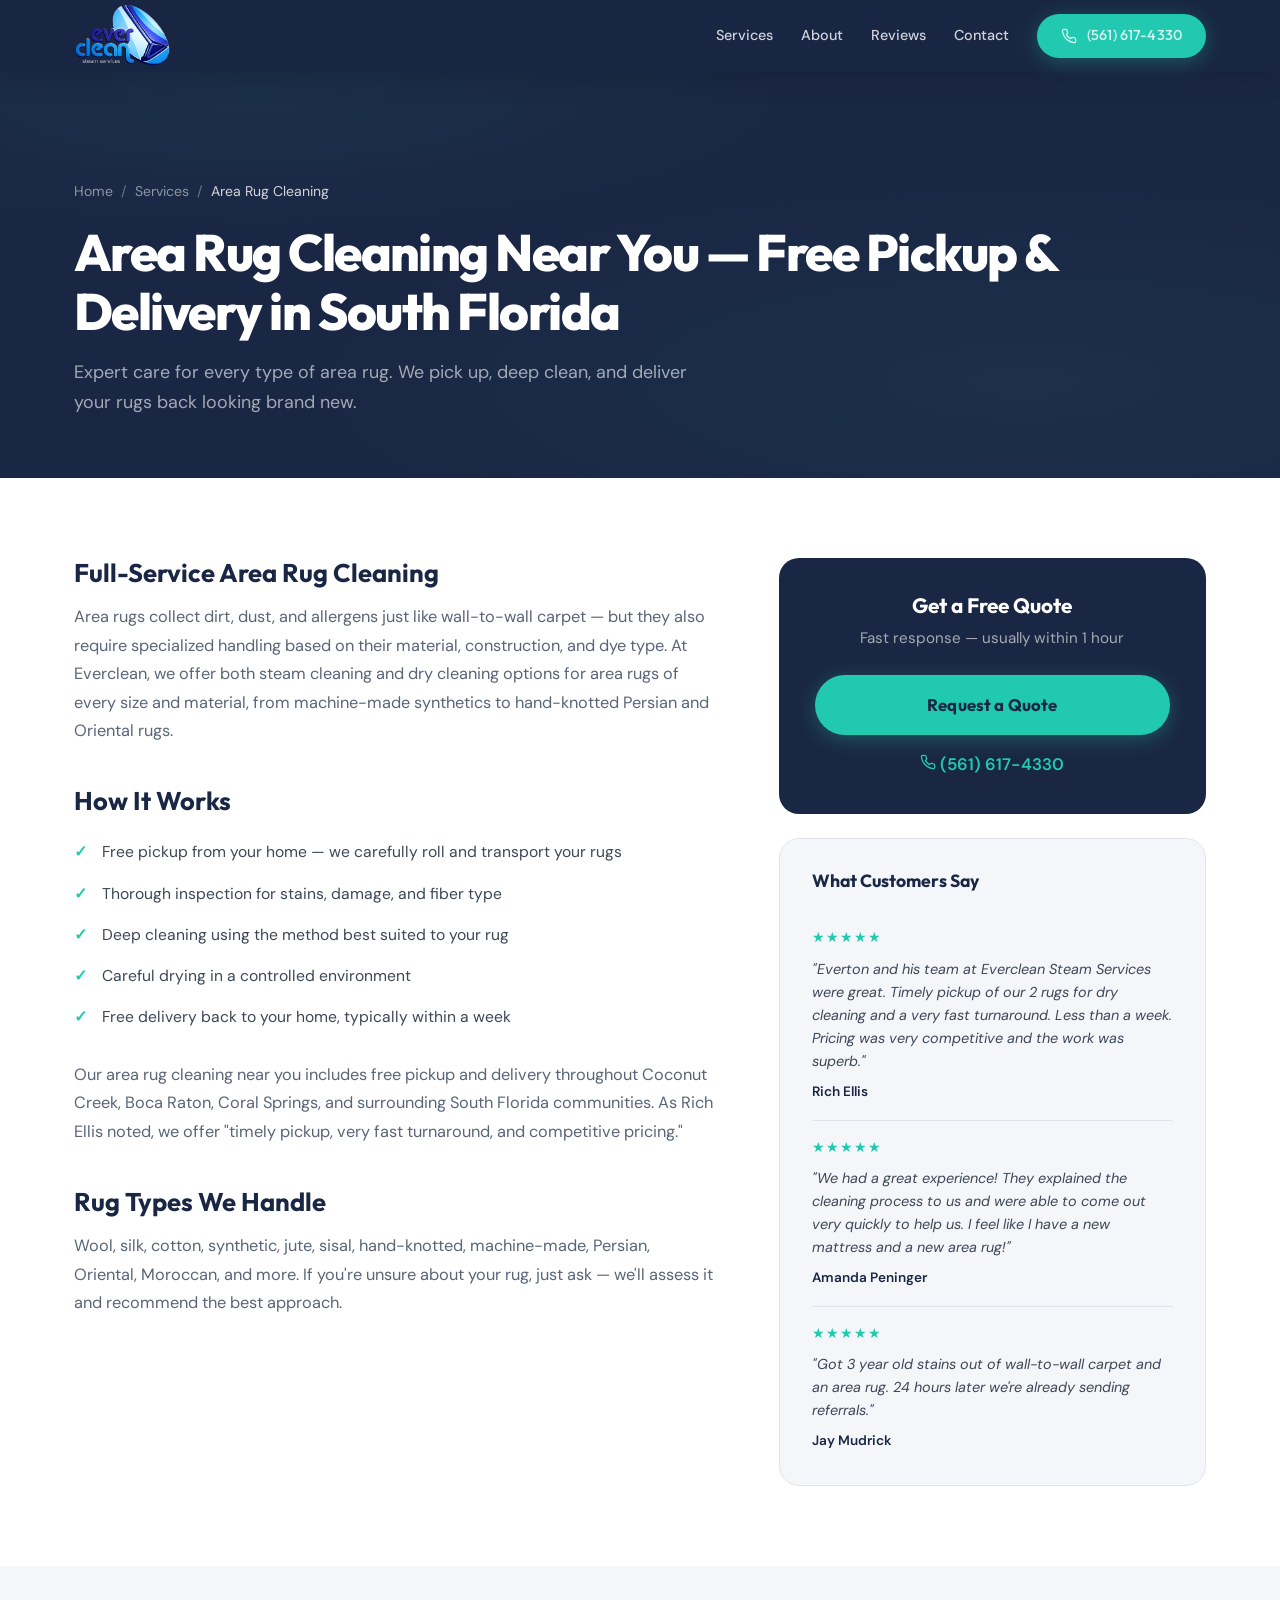
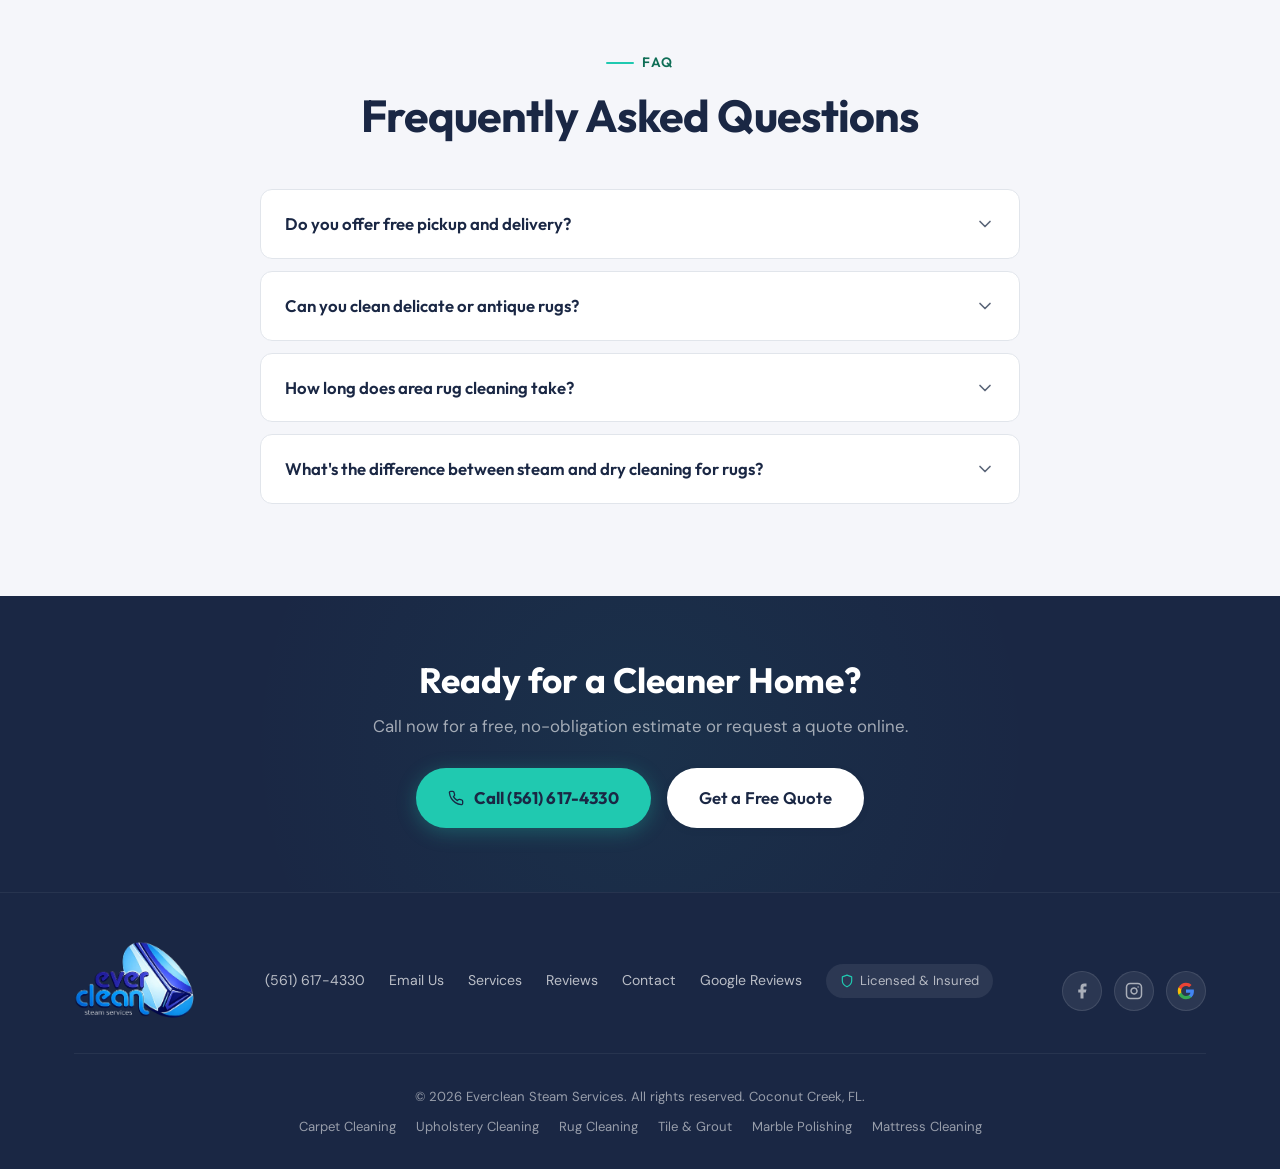
<file: services/area-rug-cleaning.html>
<!DOCTYPE html>
<html lang="en">
<head>
  <!-- Google tag (gtag.js) -->
<script async src="https://www.googletagmanager.com/gtag/js?id=G-PMS1TGD3D3"></script>
<script>
  window.dataLayer = window.dataLayer || [];
  function gtag(){dataLayer.push(arguments);}
  gtag('js', new Date());

  gtag('config', 'G-PMS1TGD3D3');
</script>
<meta charset="UTF-8">
<meta name="viewport" content="width=device-width, initial-scale=1.0">
<title>Area Rug Cleaning Near Me | Pickup &amp; Delivery — Everclean Steam Services</title>
<meta name="description" content="Professional area rug cleaning with free pickup and delivery in Coconut Creek, Boca Raton, and South Florida. Steam and dry cleaning available. Call (561) 617-4330.">
<link rel="canonical" href="https://evercleansteamservices.com/services/area-rug-cleaning.html">
<meta property="og:title" content="Area Rug Cleaning Near Me | Pickup &amp; Delivery — Everclean Steam Services">
<meta property="og:description" content="Professional area rug cleaning with free pickup and delivery in Coconut Creek, Boca Raton, and South Florida. Steam and dry cleaning available. Call (561) 617-4330.">
<meta property="og:type" content="website">
<meta property="og:url" content="https://evercleansteamservices.com/services/area-rug-cleaning.html">
<link rel="preconnect" href="https://fonts.googleapis.com">
<link rel="preconnect" href="https://fonts.gstatic.com" crossorigin>
<link href="https://fonts.googleapis.com/css2?family=DM+Sans:ital,opsz,wght@0,9..40,300;0,9..40,400;0,9..40,500;0,9..40,600;0,9..40,700;1,9..40,400&family=Outfit:wght@400;500;600;700;800&display=swap" rel="stylesheet" media="print" onload="this.media='all'">
<link rel="stylesheet" href="../css/styles.css">
<script type="application/ld+json">{
  "@context": "https://schema.org",
  "@type": "LocalBusiness",
  "additionalType": "https://schema.org/ProfessionalService",
  "name": "Everclean Steam Services",
  "image": "https://evercleansteamservices.com/wp-content/uploads/2024/02/evercleansteamservices.png",
  "telephone": "+15616174330",
  "email": "evercleansteamservices@gmail.com",
  "url": "https://evercleansteamservices.com",
  "address": {"@type":"PostalAddress","addressLocality":"Coconut Creek","addressRegion":"FL","postalCode":"33073","addressCountry":"US"},
  "geo": {"@type":"GeoCoordinates","latitude":26.2517,"longitude":-80.1789},
  "priceRange": "$$",
  "openingHoursSpecification": {"@type":"OpeningHoursSpecification","dayOfWeek":["Monday","Tuesday","Wednesday","Thursday","Friday","Saturday"],"opens":"07:00","closes":"19:00"},
  "aggregateRating": {"@type":"AggregateRating","ratingValue":"5.0","reviewCount":"96","bestRating":"5"},
  "areaServed": [{"@type":"City","name":"Coconut Creek"},{"@type":"City","name":"Boca Raton"},{"@type":"City","name":"Coral Springs"},{"@type":"City","name":"Parkland"},{"@type":"City","name":"Deerfield Beach"},{"@type":"City","name":"Pompano Beach"},{"@type":"City","name":"Fort Lauderdale"}],
  "sameAs": ["https://maps.google.com/?cid=5760201263385760079","https://www.facebook.com/evercleansteamservices/","https://www.instagram.com/evercleansteamservices/"]
}</script>
</head>
<body>
<nav id="nav" class="nav-solid">
  <div class="container nav-inner">
    <a href="../index.html" class="nav-logo"><picture><source srcset="../images/logo.webp" type="image/webp"><img src="../images/logo.png" alt="Everclean Steam Services" class="nav-logo-img" width="354" height="248"></picture></a>
    <div class="nav-links">
      <a href="../index.html#services">Services</a>
      <a href="../about.html">About</a>
      <a href="../reviews.html">Reviews</a>
      <a href="../contact.html">Contact</a>
      <a href="tel:+15616174330" class="btn btn-primary nav-cta"><svg width="16" height="16" viewBox="0 0 24 24" fill="none" stroke="currentColor" stroke-width="2" stroke-linecap="round" stroke-linejoin="round"><path d="M22 16.92v3a2 2 0 01-2.18 2 19.79 19.79 0 01-8.63-3.07 19.5 19.5 0 01-6-6 19.79 19.79 0 01-3.07-8.67A2 2 0 014.11 2h3a2 2 0 012 1.72c.127.96.362 1.903.7 2.81a2 2 0 01-.45 2.11L8.09 9.91a16 16 0 006 6l1.27-1.27a2 2 0 012.11-.45c.907.338 1.85.573 2.81.7A2 2 0 0122 16.92z"/></svg> (561) 617-4330</a>
    </div>
    <button class="nav-mobile-toggle" id="mobileOpen" aria-label="Open menu">
      <svg width="28" height="28" viewBox="0 0 24 24" fill="none" stroke-width="2" stroke-linecap="round"><line x1="3" y1="6" x2="21" y2="6"/><line x1="3" y1="12" x2="21" y2="12"/><line x1="3" y1="18" x2="21" y2="18"/></svg>
    </button>
  </div>
</nav>
<div id="mobileNav" class="mobile-nav">
  <button class="mobile-nav-close" id="mobileClose" aria-label="Close menu">
    <svg width="32" height="32" viewBox="0 0 24 24" fill="none" stroke-width="2" stroke-linecap="round"><line x1="18" y1="6" x2="6" y2="18"/><line x1="6" y1="6" x2="18" y2="18"/></svg>
  </button>
  <a href="../index.html">Home</a>
  <a href="../index.html#services">Services</a>
  <a href="../about.html">About</a>
  <a href="../reviews.html">Reviews</a>
  <a href="../contact.html">Contact</a>
  <a href="tel:+15616174330" class="btn btn-primary">Call (561) 617-4330</a>
</div>
<main>
<section class="page-hero">
  <div class="container">
    <div class="breadcrumb">
      <a href="../index.html">Home</a><span>/</span><a href="../index.html#services">Services</a><span>/</span><span class="current">Area Rug Cleaning</span>
    </div>
    <h1>Area Rug Cleaning Near You &mdash; Free Pickup &amp; Delivery in South Florida</h1>
    <p>Expert care for every type of area rug. We pick up, deep clean, and deliver your rugs back looking brand new.</p>
  </div>
</section>

<section class="service-detail">
  <div class="container">
    <div class="service-detail-grid">
      <div class="service-detail-main reveal">
        <h2>Full-Service Area Rug Cleaning</h2>
<p>Area rugs collect dirt, dust, and allergens just like wall-to-wall carpet &mdash; but they also require specialized handling based on their material, construction, and dye type. At Everclean, we offer both steam cleaning and dry cleaning options for area rugs of every size and material, from machine-made synthetics to hand-knotted Persian and Oriental rugs.</p>

<h2>How It Works</h2>
<ul>
  <li>Free pickup from your home &mdash; we carefully roll and transport your rugs</li>
  <li>Thorough inspection for stains, damage, and fiber type</li>
  <li>Deep cleaning using the method best suited to your rug</li>
  <li>Careful drying in a controlled environment</li>
  <li>Free delivery back to your home, typically within a week</li>
</ul>

<p>Our area rug cleaning near you includes free pickup and delivery throughout Coconut Creek, Boca Raton, Coral Springs, and surrounding South Florida communities. As Rich Ellis noted, we offer "timely pickup, very fast turnaround, and competitive pricing."</p>

<h2>Rug Types We Handle</h2>
<p>Wool, silk, cotton, synthetic, jute, sisal, hand-knotted, machine-made, Persian, Oriental, Moroccan, and more. If you're unsure about your rug, just ask &mdash; we'll assess it and recommend the best approach.</p>
      </div>
      <div class="service-sidebar">
        <div class="sidebar-cta">
  <h3>Get a Free Quote</h3>
  <p>Fast response &mdash; usually within 1 hour</p>
  <a href="../contact.html" class="btn btn-primary">Request a Quote</a>
  <a href="tel:+15616174330" class="phone-link"><svg width="16" height="16" viewBox="0 0 24 24" fill="none" stroke="currentColor" stroke-width="2" stroke-linecap="round" stroke-linejoin="round"><path d="M22 16.92v3a2 2 0 01-2.18 2 19.79 19.79 0 01-8.63-3.07 19.5 19.5 0 01-6-6 19.79 19.79 0 01-3.07-8.67A2 2 0 014.11 2h3a2 2 0 012 1.72c.127.96.362 1.903.7 2.81a2 2 0 01-.45 2.11L8.09 9.91a16 16 0 006 6l1.27-1.27a2 2 0 012.11-.45c.907.338 1.85.573 2.81.7A2 2 0 0122 16.92z"/></svg> (561) 617-4330</a>
</div>
        <div class="sidebar-reviews">
          <h4>What Customers Say</h4>
          <div class="sidebar-review">
  <div class="review-stars">&#9733;&#9733;&#9733;&#9733;&#9733;</div>
  <p class="review-text">"Everton and his team at Everclean Steam Services were great. Timely pickup of our 2 rugs for dry cleaning and a very fast turnaround. Less than a week. Pricing was very competitive and the work was superb."</p>
  <div class="review-name">Rich Ellis</div>
</div>
<div class="sidebar-review">
  <div class="review-stars">&#9733;&#9733;&#9733;&#9733;&#9733;</div>
  <p class="review-text">"We had a great experience! They explained the cleaning process to us and were able to come out very quickly to help us. I feel like I have a new mattress and a new area rug!"</p>
  <div class="review-name">Amanda Peninger</div>
</div>
<div class="sidebar-review">
  <div class="review-stars">&#9733;&#9733;&#9733;&#9733;&#9733;</div>
  <p class="review-text">"Got 3 year old stains out of wall-to-wall carpet and an area rug. 24 hours later we're already sending referrals."</p>
  <div class="review-name">Jay Mudrick</div>
</div>
        </div>
      </div>
    </div>
  </div>
</section>

<section class="faq-section">
  <div class="container">
    <div class="reveal" style="text-align:center;margin-bottom:48px">
      <div class="section-label" style="justify-content:center">FAQ</div>
      <h2 class="section-title">Frequently Asked Questions</h2>
    </div>
    <div class="faq-list reveal"><div class="faq-item">
  <div class="faq-question">Do you offer free pickup and delivery?<svg viewBox="0 0 24 24" stroke-linecap="round" stroke-linejoin="round"><path d="M6 9l6 6 6-6"/></svg></div>
  <div class="faq-answer"><p>Yes! We pick up your rugs from your home and deliver them back clean, typically within 5&ndash;7 days. No extra charge for pickup and delivery.</p></div>
</div>
<div class="faq-item">
  <div class="faq-question">Can you clean delicate or antique rugs?<svg viewBox="0 0 24 24" stroke-linecap="round" stroke-linejoin="round"><path d="M6 9l6 6 6-6"/></svg></div>
  <div class="faq-answer"><p>Absolutely. We assess every rug individually and choose the safest cleaning method. Delicate rugs receive low-moisture or dry cleaning treatments.</p></div>
</div>
<div class="faq-item">
  <div class="faq-question">How long does area rug cleaning take?<svg viewBox="0 0 24 24" stroke-linecap="round" stroke-linejoin="round"><path d="M6 9l6 6 6-6"/></svg></div>
  <div class="faq-answer"><p>We typically return your rugs within 5&ndash;7 business days. Rush service may be available upon request.</p></div>
</div>
<div class="faq-item">
  <div class="faq-question">What's the difference between steam and dry cleaning for rugs?<svg viewBox="0 0 24 24" stroke-linecap="round" stroke-linejoin="round"><path d="M6 9l6 6 6-6"/></svg></div>
  <div class="faq-answer"><p>Steam cleaning uses hot-water extraction for a deep clean &mdash; ideal for most rugs. Dry cleaning uses minimal moisture and is better for delicate fibers like silk or antique wool.</p></div>
</div>
</div>
  </div>
</section>
<section class="cta-band">
  <div class="container">
    <h2>Ready for a Cleaner Home?</h2>
    <p>Call now for a free, no-obligation estimate or request a quote online.</p>
    <div class="btn-group">
      <a href="tel:+15616174330" class="btn btn-primary"><svg width="16" height="16" viewBox="0 0 24 24" fill="none" stroke="currentColor" stroke-width="2" stroke-linecap="round" stroke-linejoin="round"><path d="M22 16.92v3a2 2 0 01-2.18 2 19.79 19.79 0 01-8.63-3.07 19.5 19.5 0 01-6-6 19.79 19.79 0 01-3.07-8.67A2 2 0 014.11 2h3a2 2 0 012 1.72c.127.96.362 1.903.7 2.81a2 2 0 01-.45 2.11L8.09 9.91a16 16 0 006 6l1.27-1.27a2 2 0 012.11-.45c.907.338 1.85.573 2.81.7A2 2 0 0122 16.92z"/></svg> Call (561) 617-4330</a>
      <a href="../contact.html" class="btn btn-white">Get a Free Quote</a>
    </div>
  </div>
</section>
</main>

<footer>
  <div class="container">
    <div class="footer-inner">
      <div class="footer-brand"><picture><source srcset="../images/logo.webp" type="image/webp"><img src="../images/logo.png" alt="Everclean Steam Services" width="354" height="248"></picture></div>
      <div class="footer-links">
        <a href="tel:+15616174330">(561) 617-4330</a>
        <a href="mailto:evercleansteamservices@gmail.com">Email Us</a>
        <a href="../index.html#services">Services</a>
        <a href="../reviews.html">Reviews</a>
        <a href="../contact.html">Contact</a>
        <a href="https://maps.google.com/?cid=5760201263385760079" target="_blank" rel="noopener noreferrer">Google Reviews</a>
        <span class="footer-badge"><svg viewBox="0 0 24 24" stroke-linecap="round" stroke-linejoin="round"><path d="M12 22s8-4 8-10V5l-8-3-8 3v7c0 6 8 10 8 10z"/></svg> Licensed &amp; Insured</span>
      </div>
      <div class="footer-social"><a href="https://www.facebook.com/evercleansteamservices/" target="_blank" rel="noopener noreferrer" aria-label="Everclean on Facebook" class="social-link"><svg viewBox="0 0 24 24" fill="currentColor"><path d="M18 2h-3a5 5 0 00-5 5v3H7v4h3v8h4v-8h3l1-4h-4V7a1 1 0 011-1h3z"/></svg></a><a href="https://www.instagram.com/evercleansteamservices/" target="_blank" rel="noopener noreferrer" aria-label="Everclean on Instagram" class="social-link"><svg viewBox="0 0 24 24" fill="none" stroke="currentColor" stroke-width="2" stroke-linecap="round" stroke-linejoin="round"><rect x="2" y="2" width="20" height="20" rx="5"/><path d="M16 11.37A4 4 0 1112.63 8 4 4 0 0116 11.37z"/><path d="M17.5 6.5h.01"/></svg></a><a href="https://maps.google.com/?cid=5760201263385760079" target="_blank" rel="noopener noreferrer" aria-label="Everclean on Google" class="social-link"><svg viewBox="0 0 24 24" fill="currentColor"><path d="M22.56 12.25c0-.78-.07-1.53-.2-2.25H12v4.26h5.92a5.06 5.06 0 01-2.2 3.32v2.77h3.57c2.08-1.92 3.28-4.74 3.28-8.1z" fill="#4285F4"/><path d="M12 23c2.97 0 5.46-.98 7.28-2.66l-3.57-2.77c-.98.66-2.23 1.06-3.71 1.06-2.86 0-5.29-1.93-6.16-4.53H2.18v2.84C3.99 20.53 7.7 23 12 23z" fill="#34A853"/><path d="M5.84 14.09c-.22-.66-.35-1.36-.35-2.09s.13-1.43.35-2.09V7.07H2.18A10.96 10.96 0 001 12c0 1.77.42 3.45 1.18 4.93l3.66-2.84z" fill="#FBBC05"/><path d="M12 5.38c1.62 0 3.06.56 4.21 1.64l3.15-3.15C17.45 2.09 14.97 1 12 1 7.7 1 3.99 3.47 2.18 7.07l3.66 2.84c.87-2.6 3.3-4.53 6.16-4.53z" fill="#EA4335"/></svg></a></div>
    </div>
    <div class="footer-bottom">
      <p>&copy; 2026 Everclean Steam Services. All rights reserved. Coconut Creek, FL.</p>
      <div class="footer-bottom-links">
        <a href="../services/carpet-cleaning.html">Carpet Cleaning</a>
        <a href="../services/upholstery-cleaning.html">Upholstery Cleaning</a>
        <a href="../services/area-rug-cleaning.html">Rug Cleaning</a>
        <a href="../services/tile-grout-cleaning.html">Tile &amp; Grout</a>
        <a href="../services/marble-cleaning.html">Marble Polishing</a>
        <a href="../services/mattress-cleaning.html">Mattress Cleaning</a>
      </div>
    </div>
  </div>
</footer>
<button class="back-to-top" id="backToTop" aria-label="Back to top">
  <svg viewBox="0 0 24 24" stroke-linecap="round" stroke-linejoin="round"><path d="M18 15l-6-6-6 6"/></svg>
</button>
<script src="../js/main.js"></script>
</body>
</html>
</file>
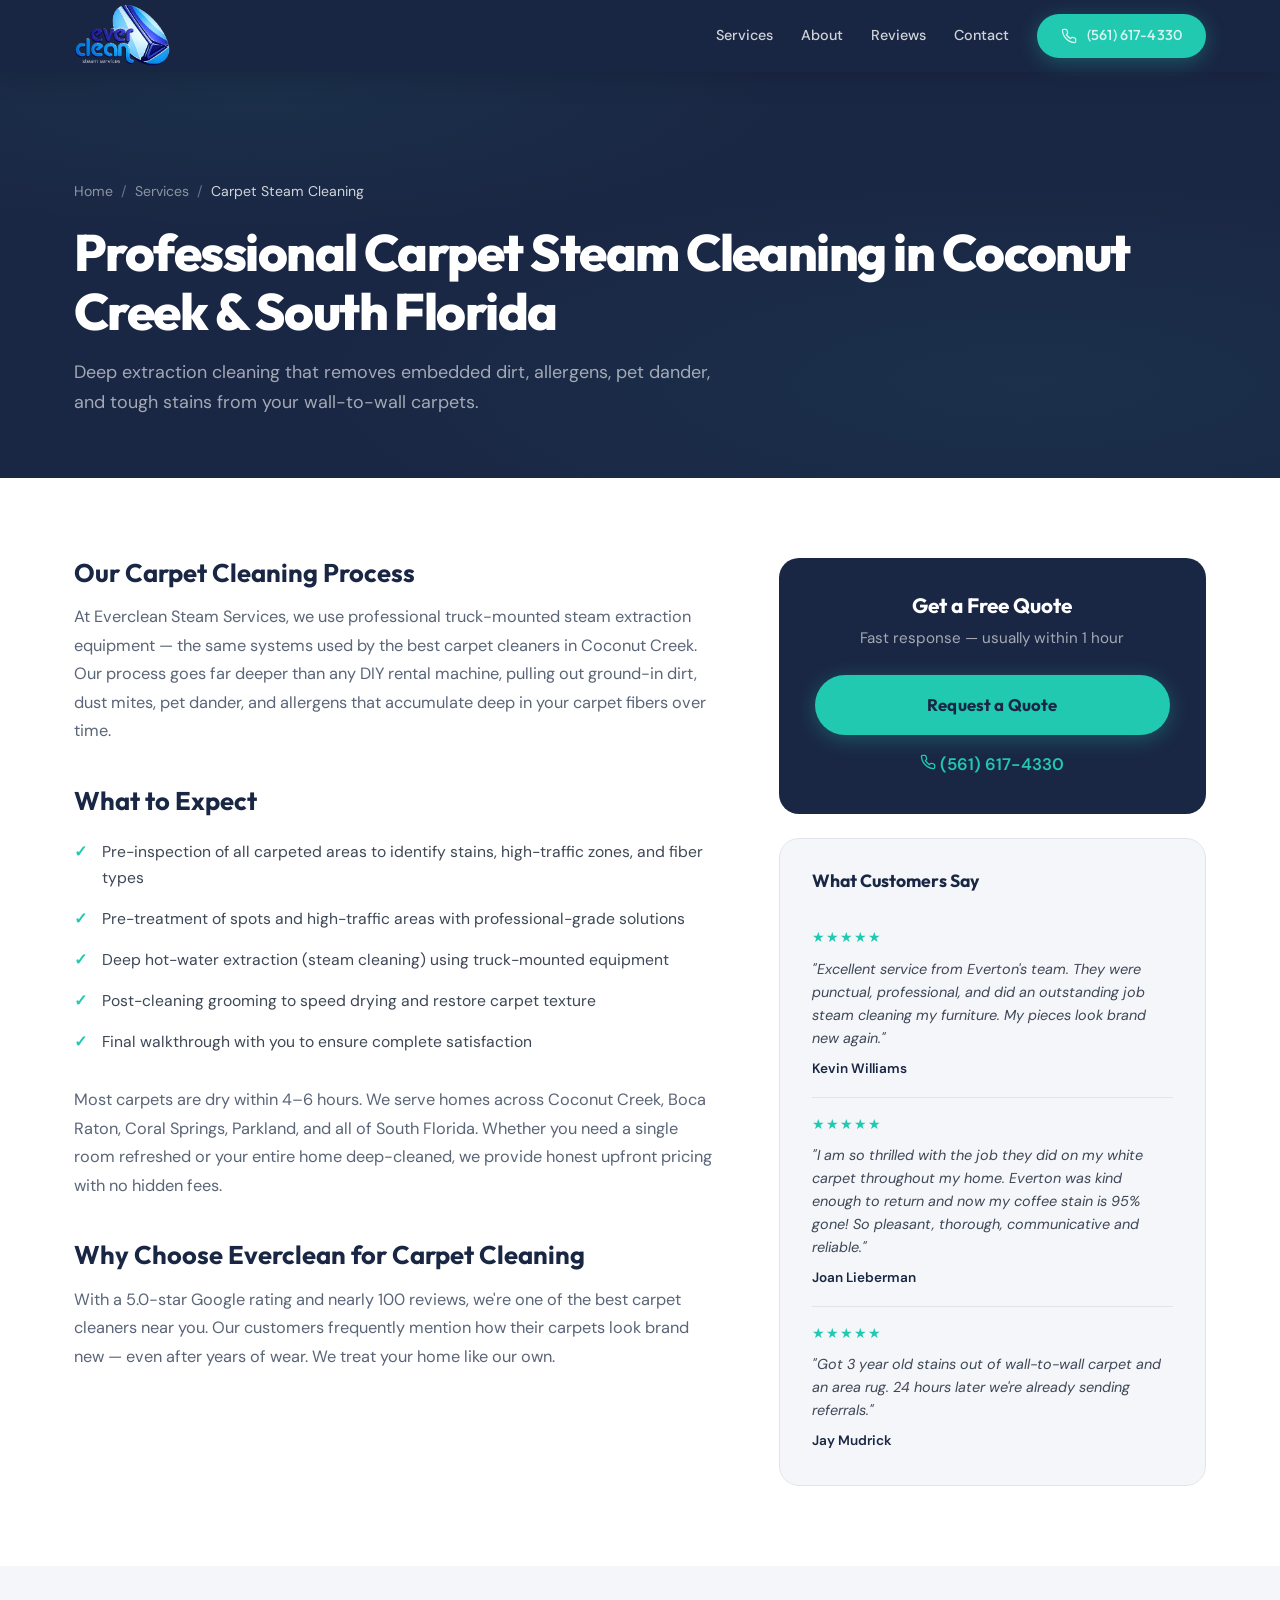
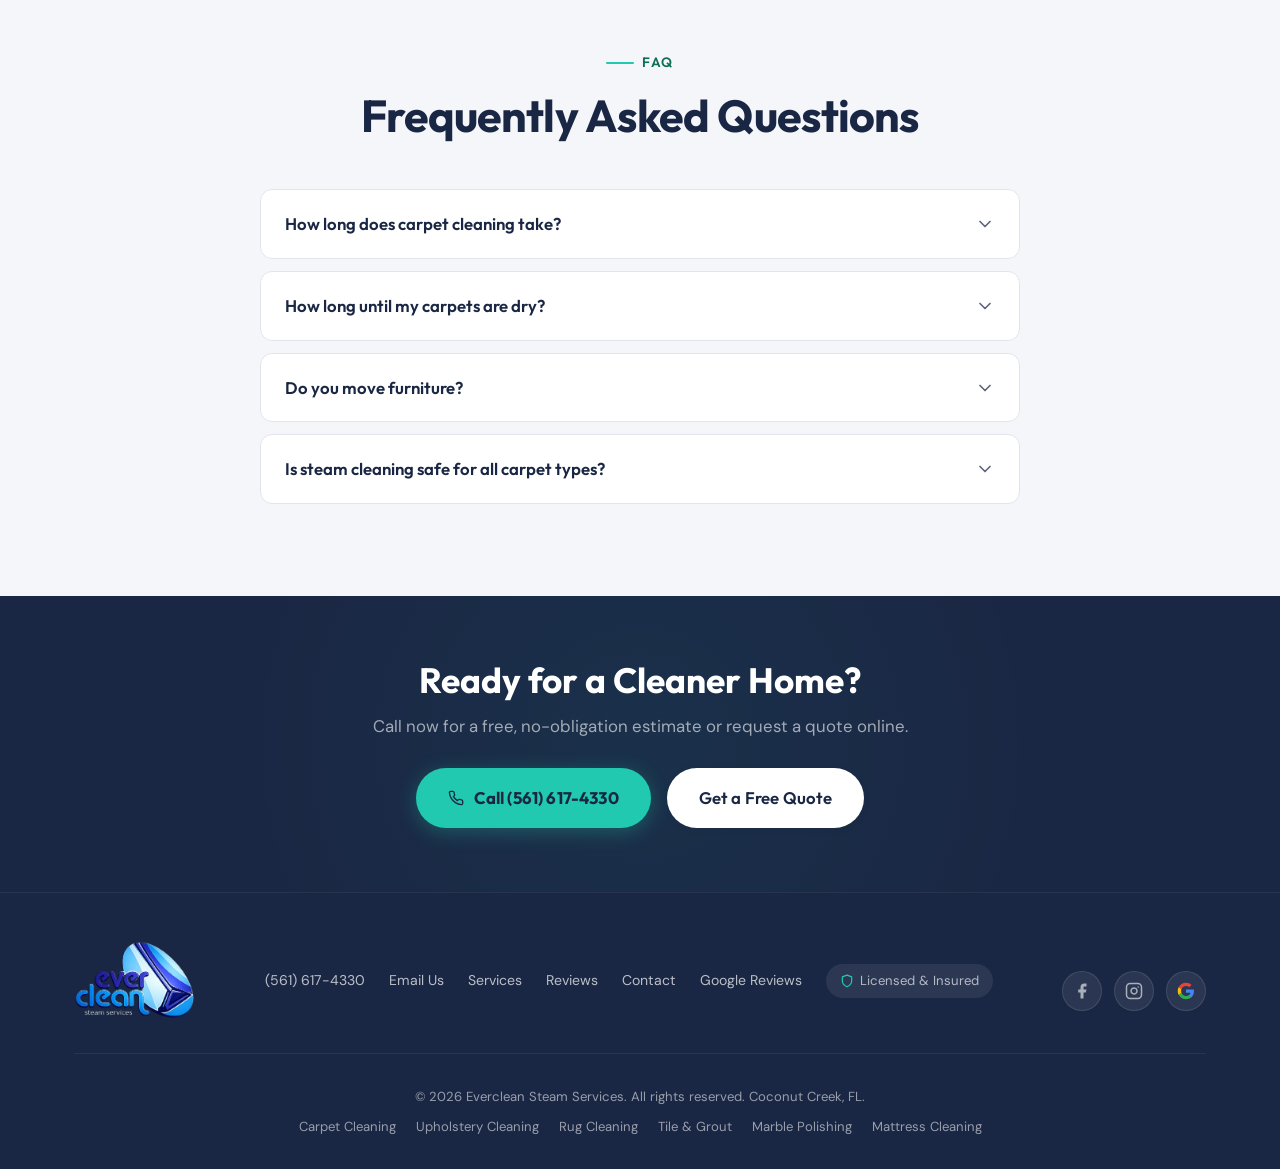
<file: services/carpet-cleaning.html>
<!DOCTYPE html>
<html lang="en">
<head>
  <!-- Google tag (gtag.js) -->
<script async src="https://www.googletagmanager.com/gtag/js?id=G-PMS1TGD3D3"></script>
<script>
  window.dataLayer = window.dataLayer || [];
  function gtag(){dataLayer.push(arguments);}
  gtag('js', new Date());

  gtag('config', 'G-PMS1TGD3D3');
</script>
<meta charset="UTF-8">
<meta name="viewport" content="width=device-width, initial-scale=1.0">
<title>Carpet Steam Cleaning Coconut Creek | Everclean Steam Services</title>
<meta name="description" content="Professional carpet steam cleaning in Coconut Creek, Boca Raton, and South Florida. Deep extraction removes dirt, allergens, and stains. 5-star rated. Call (561) 617-4330.">
<link rel="canonical" href="https://evercleansteamservices.com/services/carpet-cleaning.html">
<meta property="og:title" content="Carpet Steam Cleaning Coconut Creek | Everclean Steam Services">
<meta property="og:description" content="Professional carpet steam cleaning in Coconut Creek, Boca Raton, and South Florida. Deep extraction removes dirt, allergens, and stains. 5-star rated. Call (561) 617-4330.">
<meta property="og:type" content="website">
<meta property="og:url" content="https://evercleansteamservices.com/services/carpet-cleaning.html">
<link rel="preconnect" href="https://fonts.googleapis.com">
<link rel="preconnect" href="https://fonts.gstatic.com" crossorigin>
<link href="https://fonts.googleapis.com/css2?family=DM+Sans:ital,opsz,wght@0,9..40,300;0,9..40,400;0,9..40,500;0,9..40,600;0,9..40,700;1,9..40,400&family=Outfit:wght@400;500;600;700;800&display=swap" rel="stylesheet" media="print" onload="this.media='all'">
<link rel="stylesheet" href="../css/styles.css">
<script type="application/ld+json">{
  "@context": "https://schema.org",
  "@type": "LocalBusiness",
  "additionalType": "https://schema.org/ProfessionalService",
  "name": "Everclean Steam Services",
  "image": "https://evercleansteamservices.com/wp-content/uploads/2024/02/evercleansteamservices.png",
  "telephone": "+15616174330",
  "email": "evercleansteamservices@gmail.com",
  "url": "https://evercleansteamservices.com",
  "address": {"@type":"PostalAddress","addressLocality":"Coconut Creek","addressRegion":"FL","postalCode":"33073","addressCountry":"US"},
  "geo": {"@type":"GeoCoordinates","latitude":26.2517,"longitude":-80.1789},
  "priceRange": "$$",
  "openingHoursSpecification": {"@type":"OpeningHoursSpecification","dayOfWeek":["Monday","Tuesday","Wednesday","Thursday","Friday","Saturday"],"opens":"07:00","closes":"19:00"},
  "aggregateRating": {"@type":"AggregateRating","ratingValue":"5.0","reviewCount":"96","bestRating":"5"},
  "areaServed": [{"@type":"City","name":"Coconut Creek"},{"@type":"City","name":"Boca Raton"},{"@type":"City","name":"Coral Springs"},{"@type":"City","name":"Parkland"},{"@type":"City","name":"Deerfield Beach"},{"@type":"City","name":"Pompano Beach"},{"@type":"City","name":"Fort Lauderdale"}],
  "sameAs": ["https://maps.google.com/?cid=5760201263385760079","https://www.facebook.com/evercleansteamservices/","https://www.instagram.com/evercleansteamservices/"]
}</script>
</head>
<body>
<nav id="nav" class="nav-solid">
  <div class="container nav-inner">
    <a href="../index.html" class="nav-logo"><picture><source srcset="../images/logo.webp" type="image/webp"><img src="../images/logo.png" alt="Everclean Steam Services" class="nav-logo-img" width="354" height="248"></picture></a>
    <div class="nav-links">
      <a href="../index.html#services">Services</a>
      <a href="../about.html">About</a>
      <a href="../reviews.html">Reviews</a>
      <a href="../contact.html">Contact</a>
      <a href="tel:+15616174330" class="btn btn-primary nav-cta"><svg width="16" height="16" viewBox="0 0 24 24" fill="none" stroke="currentColor" stroke-width="2" stroke-linecap="round" stroke-linejoin="round"><path d="M22 16.92v3a2 2 0 01-2.18 2 19.79 19.79 0 01-8.63-3.07 19.5 19.5 0 01-6-6 19.79 19.79 0 01-3.07-8.67A2 2 0 014.11 2h3a2 2 0 012 1.72c.127.96.362 1.903.7 2.81a2 2 0 01-.45 2.11L8.09 9.91a16 16 0 006 6l1.27-1.27a2 2 0 012.11-.45c.907.338 1.85.573 2.81.7A2 2 0 0122 16.92z"/></svg> (561) 617-4330</a>
    </div>
    <button class="nav-mobile-toggle" id="mobileOpen" aria-label="Open menu">
      <svg width="28" height="28" viewBox="0 0 24 24" fill="none" stroke-width="2" stroke-linecap="round"><line x1="3" y1="6" x2="21" y2="6"/><line x1="3" y1="12" x2="21" y2="12"/><line x1="3" y1="18" x2="21" y2="18"/></svg>
    </button>
  </div>
</nav>
<div id="mobileNav" class="mobile-nav">
  <button class="mobile-nav-close" id="mobileClose" aria-label="Close menu">
    <svg width="32" height="32" viewBox="0 0 24 24" fill="none" stroke-width="2" stroke-linecap="round"><line x1="18" y1="6" x2="6" y2="18"/><line x1="6" y1="6" x2="18" y2="18"/></svg>
  </button>
  <a href="../index.html">Home</a>
  <a href="../index.html#services">Services</a>
  <a href="../about.html">About</a>
  <a href="../reviews.html">Reviews</a>
  <a href="../contact.html">Contact</a>
  <a href="tel:+15616174330" class="btn btn-primary">Call (561) 617-4330</a>
</div>
<main>
<section class="page-hero">
  <div class="container">
    <div class="breadcrumb">
      <a href="../index.html">Home</a><span>/</span><a href="../index.html#services">Services</a><span>/</span><span class="current">Carpet Steam Cleaning</span>
    </div>
    <h1>Professional Carpet Steam Cleaning in Coconut Creek &amp; South Florida</h1>
    <p>Deep extraction cleaning that removes embedded dirt, allergens, pet dander, and tough stains from your wall-to-wall carpets.</p>
  </div>
</section>

<section class="service-detail">
  <div class="container">
    <div class="service-detail-grid">
      <div class="service-detail-main reveal">
        <h2>Our Carpet Cleaning Process</h2>
<p>At Everclean Steam Services, we use professional truck-mounted steam extraction equipment &mdash; the same systems used by the best carpet cleaners in Coconut Creek. Our process goes far deeper than any DIY rental machine, pulling out ground-in dirt, dust mites, pet dander, and allergens that accumulate deep in your carpet fibers over time.</p>

<h2>What to Expect</h2>
<ul>
  <li>Pre-inspection of all carpeted areas to identify stains, high-traffic zones, and fiber types</li>
  <li>Pre-treatment of spots and high-traffic areas with professional-grade solutions</li>
  <li>Deep hot-water extraction (steam cleaning) using truck-mounted equipment</li>
  <li>Post-cleaning grooming to speed drying and restore carpet texture</li>
  <li>Final walkthrough with you to ensure complete satisfaction</li>
</ul>

<p>Most carpets are dry within 4&ndash;6 hours. We serve homes across Coconut Creek, Boca Raton, Coral Springs, Parkland, and all of South Florida. Whether you need a single room refreshed or your entire home deep-cleaned, we provide honest upfront pricing with no hidden fees.</p>

<h2>Why Choose Everclean for Carpet Cleaning</h2>
<p>With a 5.0-star Google rating and nearly 100 reviews, we're one of the best carpet cleaners near you. Our customers frequently mention how their carpets look brand new &mdash; even after years of wear. We treat your home like our own.</p>
      </div>
      <div class="service-sidebar">
        <div class="sidebar-cta">
  <h3>Get a Free Quote</h3>
  <p>Fast response &mdash; usually within 1 hour</p>
  <a href="../contact.html" class="btn btn-primary">Request a Quote</a>
  <a href="tel:+15616174330" class="phone-link"><svg width="16" height="16" viewBox="0 0 24 24" fill="none" stroke="currentColor" stroke-width="2" stroke-linecap="round" stroke-linejoin="round"><path d="M22 16.92v3a2 2 0 01-2.18 2 19.79 19.79 0 01-8.63-3.07 19.5 19.5 0 01-6-6 19.79 19.79 0 01-3.07-8.67A2 2 0 014.11 2h3a2 2 0 012 1.72c.127.96.362 1.903.7 2.81a2 2 0 01-.45 2.11L8.09 9.91a16 16 0 006 6l1.27-1.27a2 2 0 012.11-.45c.907.338 1.85.573 2.81.7A2 2 0 0122 16.92z"/></svg> (561) 617-4330</a>
</div>
        <div class="sidebar-reviews">
          <h4>What Customers Say</h4>
          <div class="sidebar-review">
  <div class="review-stars">&#9733;&#9733;&#9733;&#9733;&#9733;</div>
  <p class="review-text">"Excellent service from Everton's team. They were punctual, professional, and did an outstanding job steam cleaning my furniture. My pieces look brand new again."</p>
  <div class="review-name">Kevin Williams</div>
</div>
<div class="sidebar-review">
  <div class="review-stars">&#9733;&#9733;&#9733;&#9733;&#9733;</div>
  <p class="review-text">"I am so thrilled with the job they did on my white carpet throughout my home. Everton was kind enough to return and now my coffee stain is 95% gone! So pleasant, thorough, communicative and reliable."</p>
  <div class="review-name">Joan Lieberman</div>
</div>
<div class="sidebar-review">
  <div class="review-stars">&#9733;&#9733;&#9733;&#9733;&#9733;</div>
  <p class="review-text">"Got 3 year old stains out of wall-to-wall carpet and an area rug. 24 hours later we're already sending referrals."</p>
  <div class="review-name">Jay Mudrick</div>
</div>
        </div>
      </div>
    </div>
  </div>
</section>

<section class="faq-section">
  <div class="container">
    <div class="reveal" style="text-align:center;margin-bottom:48px">
      <div class="section-label" style="justify-content:center">FAQ</div>
      <h2 class="section-title">Frequently Asked Questions</h2>
    </div>
    <div class="faq-list reveal"><div class="faq-item">
  <div class="faq-question">How long does carpet cleaning take?<svg viewBox="0 0 24 24" stroke-linecap="round" stroke-linejoin="round"><path d="M6 9l6 6 6-6"/></svg></div>
  <div class="faq-answer"><p>Most rooms take 20&ndash;30 minutes. A typical 3-bedroom home takes about 1.5&ndash;2 hours including setup and walkthrough.</p></div>
</div>
<div class="faq-item">
  <div class="faq-question">How long until my carpets are dry?<svg viewBox="0 0 24 24" stroke-linecap="round" stroke-linejoin="round"><path d="M6 9l6 6 6-6"/></svg></div>
  <div class="faq-answer"><p>Carpets are typically dry within 4&ndash;6 hours. We recommend good ventilation and leaving fans on to speed drying.</p></div>
</div>
<div class="faq-item">
  <div class="faq-question">Do you move furniture?<svg viewBox="0 0 24 24" stroke-linecap="round" stroke-linejoin="round"><path d="M6 9l6 6 6-6"/></svg></div>
  <div class="faq-answer"><p>We move light furniture like dining chairs and small tables at no extra charge. We ask that large or fragile items be moved beforehand.</p></div>
</div>
<div class="faq-item">
  <div class="faq-question">Is steam cleaning safe for all carpet types?<svg viewBox="0 0 24 24" stroke-linecap="round" stroke-linejoin="round"><path d="M6 9l6 6 6-6"/></svg></div>
  <div class="faq-answer"><p>Yes. We adjust our equipment and solutions based on your carpet fiber type. We handle everything from standard nylon to delicate wool and Berber.</p></div>
</div>
</div>
  </div>
</section>
<section class="cta-band">
  <div class="container">
    <h2>Ready for a Cleaner Home?</h2>
    <p>Call now for a free, no-obligation estimate or request a quote online.</p>
    <div class="btn-group">
      <a href="tel:+15616174330" class="btn btn-primary"><svg width="16" height="16" viewBox="0 0 24 24" fill="none" stroke="currentColor" stroke-width="2" stroke-linecap="round" stroke-linejoin="round"><path d="M22 16.92v3a2 2 0 01-2.18 2 19.79 19.79 0 01-8.63-3.07 19.5 19.5 0 01-6-6 19.79 19.79 0 01-3.07-8.67A2 2 0 014.11 2h3a2 2 0 012 1.72c.127.96.362 1.903.7 2.81a2 2 0 01-.45 2.11L8.09 9.91a16 16 0 006 6l1.27-1.27a2 2 0 012.11-.45c.907.338 1.85.573 2.81.7A2 2 0 0122 16.92z"/></svg> Call (561) 617-4330</a>
      <a href="../contact.html" class="btn btn-white">Get a Free Quote</a>
    </div>
  </div>
</section>
</main>

<footer>
  <div class="container">
    <div class="footer-inner">
      <div class="footer-brand"><picture><source srcset="../images/logo.webp" type="image/webp"><img src="../images/logo.png" alt="Everclean Steam Services" width="354" height="248"></picture></div>
      <div class="footer-links">
        <a href="tel:+15616174330">(561) 617-4330</a>
        <a href="mailto:evercleansteamservices@gmail.com">Email Us</a>
        <a href="../index.html#services">Services</a>
        <a href="../reviews.html">Reviews</a>
        <a href="../contact.html">Contact</a>
        <a href="https://maps.google.com/?cid=5760201263385760079" target="_blank" rel="noopener noreferrer">Google Reviews</a>
        <span class="footer-badge"><svg viewBox="0 0 24 24" stroke-linecap="round" stroke-linejoin="round"><path d="M12 22s8-4 8-10V5l-8-3-8 3v7c0 6 8 10 8 10z"/></svg> Licensed &amp; Insured</span>
      </div>
      <div class="footer-social"><a href="https://www.facebook.com/evercleansteamservices/" target="_blank" rel="noopener noreferrer" aria-label="Everclean on Facebook" class="social-link"><svg viewBox="0 0 24 24" fill="currentColor"><path d="M18 2h-3a5 5 0 00-5 5v3H7v4h3v8h4v-8h3l1-4h-4V7a1 1 0 011-1h3z"/></svg></a><a href="https://www.instagram.com/evercleansteamservices/" target="_blank" rel="noopener noreferrer" aria-label="Everclean on Instagram" class="social-link"><svg viewBox="0 0 24 24" fill="none" stroke="currentColor" stroke-width="2" stroke-linecap="round" stroke-linejoin="round"><rect x="2" y="2" width="20" height="20" rx="5"/><path d="M16 11.37A4 4 0 1112.63 8 4 4 0 0116 11.37z"/><path d="M17.5 6.5h.01"/></svg></a><a href="https://maps.google.com/?cid=5760201263385760079" target="_blank" rel="noopener noreferrer" aria-label="Everclean on Google" class="social-link"><svg viewBox="0 0 24 24" fill="currentColor"><path d="M22.56 12.25c0-.78-.07-1.53-.2-2.25H12v4.26h5.92a5.06 5.06 0 01-2.2 3.32v2.77h3.57c2.08-1.92 3.28-4.74 3.28-8.1z" fill="#4285F4"/><path d="M12 23c2.97 0 5.46-.98 7.28-2.66l-3.57-2.77c-.98.66-2.23 1.06-3.71 1.06-2.86 0-5.29-1.93-6.16-4.53H2.18v2.84C3.99 20.53 7.7 23 12 23z" fill="#34A853"/><path d="M5.84 14.09c-.22-.66-.35-1.36-.35-2.09s.13-1.43.35-2.09V7.07H2.18A10.96 10.96 0 001 12c0 1.77.42 3.45 1.18 4.93l3.66-2.84z" fill="#FBBC05"/><path d="M12 5.38c1.62 0 3.06.56 4.21 1.64l3.15-3.15C17.45 2.09 14.97 1 12 1 7.7 1 3.99 3.47 2.18 7.07l3.66 2.84c.87-2.6 3.3-4.53 6.16-4.53z" fill="#EA4335"/></svg></a></div>
    </div>
    <div class="footer-bottom">
      <p>&copy; 2026 Everclean Steam Services. All rights reserved. Coconut Creek, FL.</p>
      <div class="footer-bottom-links">
        <a href="../services/carpet-cleaning.html">Carpet Cleaning</a>
        <a href="../services/upholstery-cleaning.html">Upholstery Cleaning</a>
        <a href="../services/area-rug-cleaning.html">Rug Cleaning</a>
        <a href="../services/tile-grout-cleaning.html">Tile &amp; Grout</a>
        <a href="../services/marble-cleaning.html">Marble Polishing</a>
        <a href="../services/mattress-cleaning.html">Mattress Cleaning</a>
      </div>
    </div>
  </div>
</footer>
<button class="back-to-top" id="backToTop" aria-label="Back to top">
  <svg viewBox="0 0 24 24" stroke-linecap="round" stroke-linejoin="round"><path d="M18 15l-6-6-6 6"/></svg>
</button>
<script src="../js/main.js"></script>
</body>
</html>
</file>
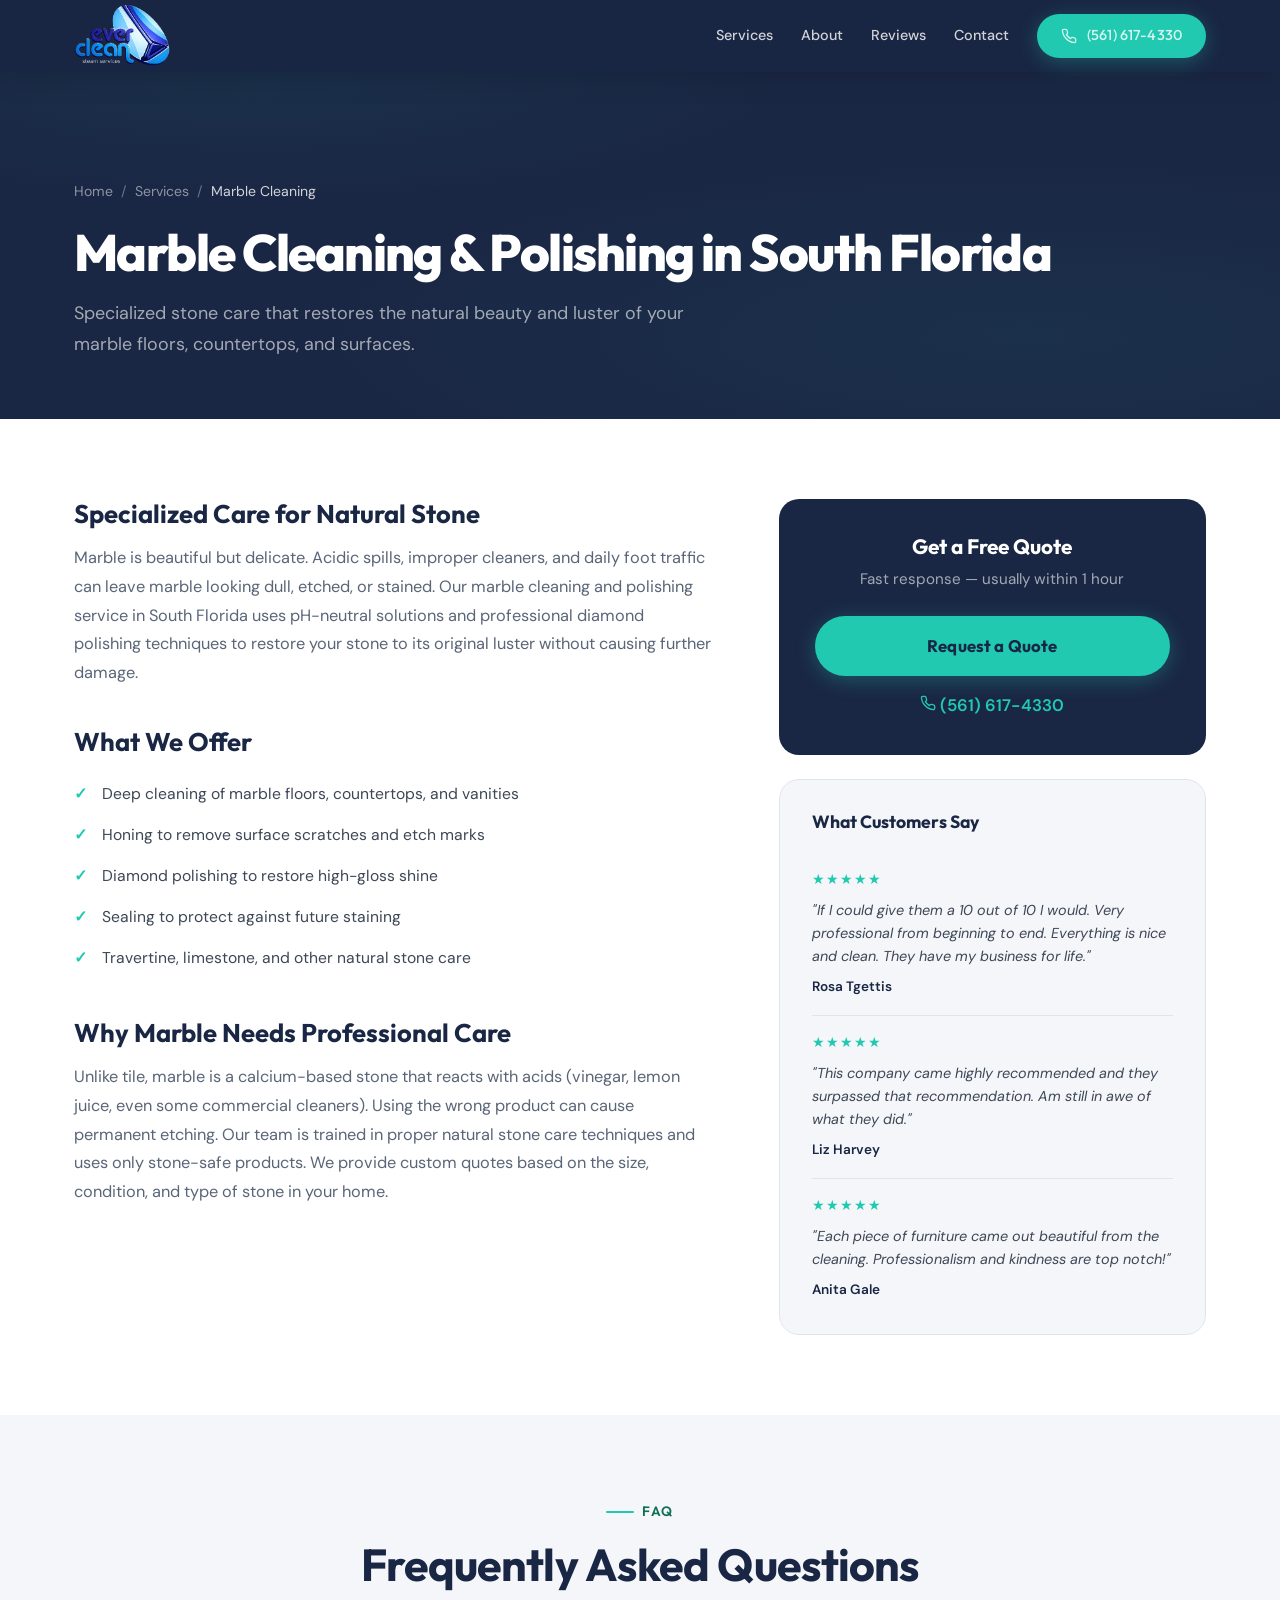
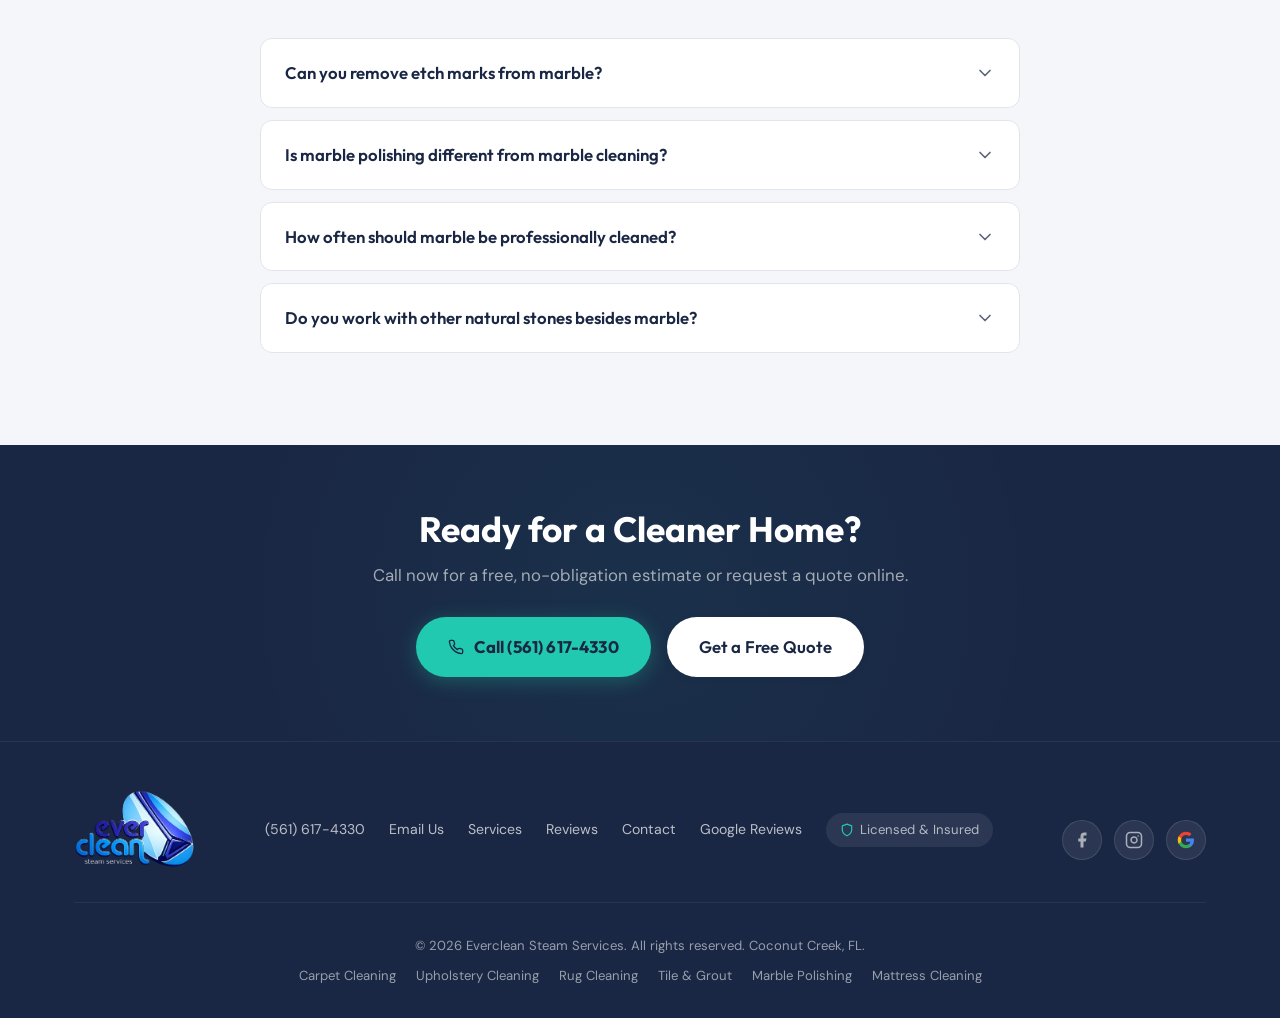
<file: services/marble-cleaning.html>
<!DOCTYPE html>
<html lang="en">
<head>
  <!-- Google tag (gtag.js) -->
<script async src="https://www.googletagmanager.com/gtag/js?id=G-PMS1TGD3D3"></script>
<script>
  window.dataLayer = window.dataLayer || [];
  function gtag(){dataLayer.push(arguments);}
  gtag('js', new Date());

  gtag('config', 'G-PMS1TGD3D3');
</script>
<meta charset="UTF-8">
<meta name="viewport" content="width=device-width, initial-scale=1.0">
<title>Marble Cleaning &amp; Polishing South Florida | Everclean Steam Services</title>
<meta name="description" content="Professional marble cleaning and polishing in South Florida. Restore etched, dull, or stained marble floors and countertops. Specialized stone care. Call (561) 617-4330.">
<link rel="canonical" href="https://evercleansteamservices.com/services/marble-cleaning.html">
<meta property="og:title" content="Marble Cleaning &amp; Polishing South Florida | Everclean Steam Services">
<meta property="og:description" content="Professional marble cleaning and polishing in South Florida. Restore etched, dull, or stained marble floors and countertops. Specialized stone care. Call (561) 617-4330.">
<meta property="og:type" content="website">
<meta property="og:url" content="https://evercleansteamservices.com/services/marble-cleaning.html">
<link rel="preconnect" href="https://fonts.googleapis.com">
<link rel="preconnect" href="https://fonts.gstatic.com" crossorigin>
<link href="https://fonts.googleapis.com/css2?family=DM+Sans:ital,opsz,wght@0,9..40,300;0,9..40,400;0,9..40,500;0,9..40,600;0,9..40,700;1,9..40,400&family=Outfit:wght@400;500;600;700;800&display=swap" rel="stylesheet" media="print" onload="this.media='all'">
<link rel="stylesheet" href="../css/styles.css">
<script type="application/ld+json">{
  "@context": "https://schema.org",
  "@type": "LocalBusiness",
  "additionalType": "https://schema.org/ProfessionalService",
  "name": "Everclean Steam Services",
  "image": "https://evercleansteamservices.com/wp-content/uploads/2024/02/evercleansteamservices.png",
  "telephone": "+15616174330",
  "email": "evercleansteamservices@gmail.com",
  "url": "https://evercleansteamservices.com",
  "address": {"@type":"PostalAddress","addressLocality":"Coconut Creek","addressRegion":"FL","postalCode":"33073","addressCountry":"US"},
  "geo": {"@type":"GeoCoordinates","latitude":26.2517,"longitude":-80.1789},
  "priceRange": "$$",
  "openingHoursSpecification": {"@type":"OpeningHoursSpecification","dayOfWeek":["Monday","Tuesday","Wednesday","Thursday","Friday","Saturday"],"opens":"07:00","closes":"19:00"},
  "aggregateRating": {"@type":"AggregateRating","ratingValue":"5.0","reviewCount":"96","bestRating":"5"},
  "areaServed": [{"@type":"City","name":"Coconut Creek"},{"@type":"City","name":"Boca Raton"},{"@type":"City","name":"Coral Springs"},{"@type":"City","name":"Parkland"},{"@type":"City","name":"Deerfield Beach"},{"@type":"City","name":"Pompano Beach"},{"@type":"City","name":"Fort Lauderdale"}],
  "sameAs": ["https://maps.google.com/?cid=5760201263385760079","https://www.facebook.com/evercleansteamservices/","https://www.instagram.com/evercleansteamservices/"]
}</script>
</head>
<body>
<nav id="nav" class="nav-solid">
  <div class="container nav-inner">
    <a href="../index.html" class="nav-logo"><picture><source srcset="../images/logo.webp" type="image/webp"><img src="../images/logo.png" alt="Everclean Steam Services" class="nav-logo-img" width="354" height="248"></picture></a>
    <div class="nav-links">
      <a href="../index.html#services">Services</a>
      <a href="../about.html">About</a>
      <a href="../reviews.html">Reviews</a>
      <a href="../contact.html">Contact</a>
      <a href="tel:+15616174330" class="btn btn-primary nav-cta"><svg width="16" height="16" viewBox="0 0 24 24" fill="none" stroke="currentColor" stroke-width="2" stroke-linecap="round" stroke-linejoin="round"><path d="M22 16.92v3a2 2 0 01-2.18 2 19.79 19.79 0 01-8.63-3.07 19.5 19.5 0 01-6-6 19.79 19.79 0 01-3.07-8.67A2 2 0 014.11 2h3a2 2 0 012 1.72c.127.96.362 1.903.7 2.81a2 2 0 01-.45 2.11L8.09 9.91a16 16 0 006 6l1.27-1.27a2 2 0 012.11-.45c.907.338 1.85.573 2.81.7A2 2 0 0122 16.92z"/></svg> (561) 617-4330</a>
    </div>
    <button class="nav-mobile-toggle" id="mobileOpen" aria-label="Open menu">
      <svg width="28" height="28" viewBox="0 0 24 24" fill="none" stroke-width="2" stroke-linecap="round"><line x1="3" y1="6" x2="21" y2="6"/><line x1="3" y1="12" x2="21" y2="12"/><line x1="3" y1="18" x2="21" y2="18"/></svg>
    </button>
  </div>
</nav>
<div id="mobileNav" class="mobile-nav">
  <button class="mobile-nav-close" id="mobileClose" aria-label="Close menu">
    <svg width="32" height="32" viewBox="0 0 24 24" fill="none" stroke-width="2" stroke-linecap="round"><line x1="18" y1="6" x2="6" y2="18"/><line x1="6" y1="6" x2="18" y2="18"/></svg>
  </button>
  <a href="../index.html">Home</a>
  <a href="../index.html#services">Services</a>
  <a href="../about.html">About</a>
  <a href="../reviews.html">Reviews</a>
  <a href="../contact.html">Contact</a>
  <a href="tel:+15616174330" class="btn btn-primary">Call (561) 617-4330</a>
</div>
<main>
<section class="page-hero">
  <div class="container">
    <div class="breadcrumb">
      <a href="../index.html">Home</a><span>/</span><a href="../index.html#services">Services</a><span>/</span><span class="current">Marble Cleaning</span>
    </div>
    <h1>Marble Cleaning &amp; Polishing in South Florida</h1>
    <p>Specialized stone care that restores the natural beauty and luster of your marble floors, countertops, and surfaces.</p>
  </div>
</section>

<section class="service-detail">
  <div class="container">
    <div class="service-detail-grid">
      <div class="service-detail-main reveal">
        <h2>Specialized Care for Natural Stone</h2>
<p>Marble is beautiful but delicate. Acidic spills, improper cleaners, and daily foot traffic can leave marble looking dull, etched, or stained. Our marble cleaning and polishing service in South Florida uses pH-neutral solutions and professional diamond polishing techniques to restore your stone to its original luster without causing further damage.</p>

<h2>What We Offer</h2>
<ul>
  <li>Deep cleaning of marble floors, countertops, and vanities</li>
  <li>Honing to remove surface scratches and etch marks</li>
  <li>Diamond polishing to restore high-gloss shine</li>
  <li>Sealing to protect against future staining</li>
  <li>Travertine, limestone, and other natural stone care</li>
</ul>

<h2>Why Marble Needs Professional Care</h2>
<p>Unlike tile, marble is a calcium-based stone that reacts with acids (vinegar, lemon juice, even some commercial cleaners). Using the wrong product can cause permanent etching. Our team is trained in proper natural stone care techniques and uses only stone-safe products. We provide custom quotes based on the size, condition, and type of stone in your home.</p>
      </div>
      <div class="service-sidebar">
        <div class="sidebar-cta">
  <h3>Get a Free Quote</h3>
  <p>Fast response &mdash; usually within 1 hour</p>
  <a href="../contact.html" class="btn btn-primary">Request a Quote</a>
  <a href="tel:+15616174330" class="phone-link"><svg width="16" height="16" viewBox="0 0 24 24" fill="none" stroke="currentColor" stroke-width="2" stroke-linecap="round" stroke-linejoin="round"><path d="M22 16.92v3a2 2 0 01-2.18 2 19.79 19.79 0 01-8.63-3.07 19.5 19.5 0 01-6-6 19.79 19.79 0 01-3.07-8.67A2 2 0 014.11 2h3a2 2 0 012 1.72c.127.96.362 1.903.7 2.81a2 2 0 01-.45 2.11L8.09 9.91a16 16 0 006 6l1.27-1.27a2 2 0 012.11-.45c.907.338 1.85.573 2.81.7A2 2 0 0122 16.92z"/></svg> (561) 617-4330</a>
</div>
        <div class="sidebar-reviews">
          <h4>What Customers Say</h4>
          <div class="sidebar-review">
  <div class="review-stars">&#9733;&#9733;&#9733;&#9733;&#9733;</div>
  <p class="review-text">"If I could give them a 10 out of 10 I would. Very professional from beginning to end. Everything is nice and clean. They have my business for life."</p>
  <div class="review-name">Rosa Tgettis</div>
</div>
<div class="sidebar-review">
  <div class="review-stars">&#9733;&#9733;&#9733;&#9733;&#9733;</div>
  <p class="review-text">"This company came highly recommended and they surpassed that recommendation. Am still in awe of what they did."</p>
  <div class="review-name">Liz Harvey</div>
</div>
<div class="sidebar-review">
  <div class="review-stars">&#9733;&#9733;&#9733;&#9733;&#9733;</div>
  <p class="review-text">"Each piece of furniture came out beautiful from the cleaning. Professionalism and kindness are top notch!"</p>
  <div class="review-name">Anita Gale</div>
</div>
        </div>
      </div>
    </div>
  </div>
</section>

<section class="faq-section">
  <div class="container">
    <div class="reveal" style="text-align:center;margin-bottom:48px">
      <div class="section-label" style="justify-content:center">FAQ</div>
      <h2 class="section-title">Frequently Asked Questions</h2>
    </div>
    <div class="faq-list reveal"><div class="faq-item">
  <div class="faq-question">Can you remove etch marks from marble?<svg viewBox="0 0 24 24" stroke-linecap="round" stroke-linejoin="round"><path d="M6 9l6 6 6-6"/></svg></div>
  <div class="faq-answer"><p>Yes. Mild etch marks can usually be removed through professional honing and polishing. Severe etching may require multiple passes but can still be significantly improved.</p></div>
</div>
<div class="faq-item">
  <div class="faq-question">Is marble polishing different from marble cleaning?<svg viewBox="0 0 24 24" stroke-linecap="round" stroke-linejoin="round"><path d="M6 9l6 6 6-6"/></svg></div>
  <div class="faq-answer"><p>Yes. Cleaning removes surface dirt and grime. Polishing is a separate process that uses diamond abrasives to restore the stone's natural shine and remove dullness or scratches.</p></div>
</div>
<div class="faq-item">
  <div class="faq-question">How often should marble be professionally cleaned?<svg viewBox="0 0 24 24" stroke-linecap="round" stroke-linejoin="round"><path d="M6 9l6 6 6-6"/></svg></div>
  <div class="faq-answer"><p>We recommend professional cleaning every 6&ndash;12 months for high-traffic areas, and annual cleaning for lower-traffic marble surfaces. Regular sealing extends the time between professional visits.</p></div>
</div>
<div class="faq-item">
  <div class="faq-question">Do you work with other natural stones besides marble?<svg viewBox="0 0 24 24" stroke-linecap="round" stroke-linejoin="round"><path d="M6 9l6 6 6-6"/></svg></div>
  <div class="faq-answer"><p>Yes. We clean and polish travertine, limestone, granite, and other natural stone surfaces using methods specific to each stone type.</p></div>
</div>
</div>
  </div>
</section>
<section class="cta-band">
  <div class="container">
    <h2>Ready for a Cleaner Home?</h2>
    <p>Call now for a free, no-obligation estimate or request a quote online.</p>
    <div class="btn-group">
      <a href="tel:+15616174330" class="btn btn-primary"><svg width="16" height="16" viewBox="0 0 24 24" fill="none" stroke="currentColor" stroke-width="2" stroke-linecap="round" stroke-linejoin="round"><path d="M22 16.92v3a2 2 0 01-2.18 2 19.79 19.79 0 01-8.63-3.07 19.5 19.5 0 01-6-6 19.79 19.79 0 01-3.07-8.67A2 2 0 014.11 2h3a2 2 0 012 1.72c.127.96.362 1.903.7 2.81a2 2 0 01-.45 2.11L8.09 9.91a16 16 0 006 6l1.27-1.27a2 2 0 012.11-.45c.907.338 1.85.573 2.81.7A2 2 0 0122 16.92z"/></svg> Call (561) 617-4330</a>
      <a href="../contact.html" class="btn btn-white">Get a Free Quote</a>
    </div>
  </div>
</section>
</main>

<footer>
  <div class="container">
    <div class="footer-inner">
      <div class="footer-brand"><picture><source srcset="../images/logo.webp" type="image/webp"><img src="../images/logo.png" alt="Everclean Steam Services" width="354" height="248"></picture></div>
      <div class="footer-links">
        <a href="tel:+15616174330">(561) 617-4330</a>
        <a href="mailto:evercleansteamservices@gmail.com">Email Us</a>
        <a href="../index.html#services">Services</a>
        <a href="../reviews.html">Reviews</a>
        <a href="../contact.html">Contact</a>
        <a href="https://maps.google.com/?cid=5760201263385760079" target="_blank" rel="noopener noreferrer">Google Reviews</a>
        <span class="footer-badge"><svg viewBox="0 0 24 24" stroke-linecap="round" stroke-linejoin="round"><path d="M12 22s8-4 8-10V5l-8-3-8 3v7c0 6 8 10 8 10z"/></svg> Licensed &amp; Insured</span>
      </div>
      <div class="footer-social"><a href="https://www.facebook.com/evercleansteamservices/" target="_blank" rel="noopener noreferrer" aria-label="Everclean on Facebook" class="social-link"><svg viewBox="0 0 24 24" fill="currentColor"><path d="M18 2h-3a5 5 0 00-5 5v3H7v4h3v8h4v-8h3l1-4h-4V7a1 1 0 011-1h3z"/></svg></a><a href="https://www.instagram.com/evercleansteamservices/" target="_blank" rel="noopener noreferrer" aria-label="Everclean on Instagram" class="social-link"><svg viewBox="0 0 24 24" fill="none" stroke="currentColor" stroke-width="2" stroke-linecap="round" stroke-linejoin="round"><rect x="2" y="2" width="20" height="20" rx="5"/><path d="M16 11.37A4 4 0 1112.63 8 4 4 0 0116 11.37z"/><path d="M17.5 6.5h.01"/></svg></a><a href="https://maps.google.com/?cid=5760201263385760079" target="_blank" rel="noopener noreferrer" aria-label="Everclean on Google" class="social-link"><svg viewBox="0 0 24 24" fill="currentColor"><path d="M22.56 12.25c0-.78-.07-1.53-.2-2.25H12v4.26h5.92a5.06 5.06 0 01-2.2 3.32v2.77h3.57c2.08-1.92 3.28-4.74 3.28-8.1z" fill="#4285F4"/><path d="M12 23c2.97 0 5.46-.98 7.28-2.66l-3.57-2.77c-.98.66-2.23 1.06-3.71 1.06-2.86 0-5.29-1.93-6.16-4.53H2.18v2.84C3.99 20.53 7.7 23 12 23z" fill="#34A853"/><path d="M5.84 14.09c-.22-.66-.35-1.36-.35-2.09s.13-1.43.35-2.09V7.07H2.18A10.96 10.96 0 001 12c0 1.77.42 3.45 1.18 4.93l3.66-2.84z" fill="#FBBC05"/><path d="M12 5.38c1.62 0 3.06.56 4.21 1.64l3.15-3.15C17.45 2.09 14.97 1 12 1 7.7 1 3.99 3.47 2.18 7.07l3.66 2.84c.87-2.6 3.3-4.53 6.16-4.53z" fill="#EA4335"/></svg></a></div>
    </div>
    <div class="footer-bottom">
      <p>&copy; 2026 Everclean Steam Services. All rights reserved. Coconut Creek, FL.</p>
      <div class="footer-bottom-links">
        <a href="../services/carpet-cleaning.html">Carpet Cleaning</a>
        <a href="../services/upholstery-cleaning.html">Upholstery Cleaning</a>
        <a href="../services/area-rug-cleaning.html">Rug Cleaning</a>
        <a href="../services/tile-grout-cleaning.html">Tile &amp; Grout</a>
        <a href="../services/marble-cleaning.html">Marble Polishing</a>
        <a href="../services/mattress-cleaning.html">Mattress Cleaning</a>
      </div>
    </div>
  </div>
</footer>
<button class="back-to-top" id="backToTop" aria-label="Back to top">
  <svg viewBox="0 0 24 24" stroke-linecap="round" stroke-linejoin="round"><path d="M18 15l-6-6-6 6"/></svg>
</button>
<script src="../js/main.js"></script>
</body>
</html>
</file>
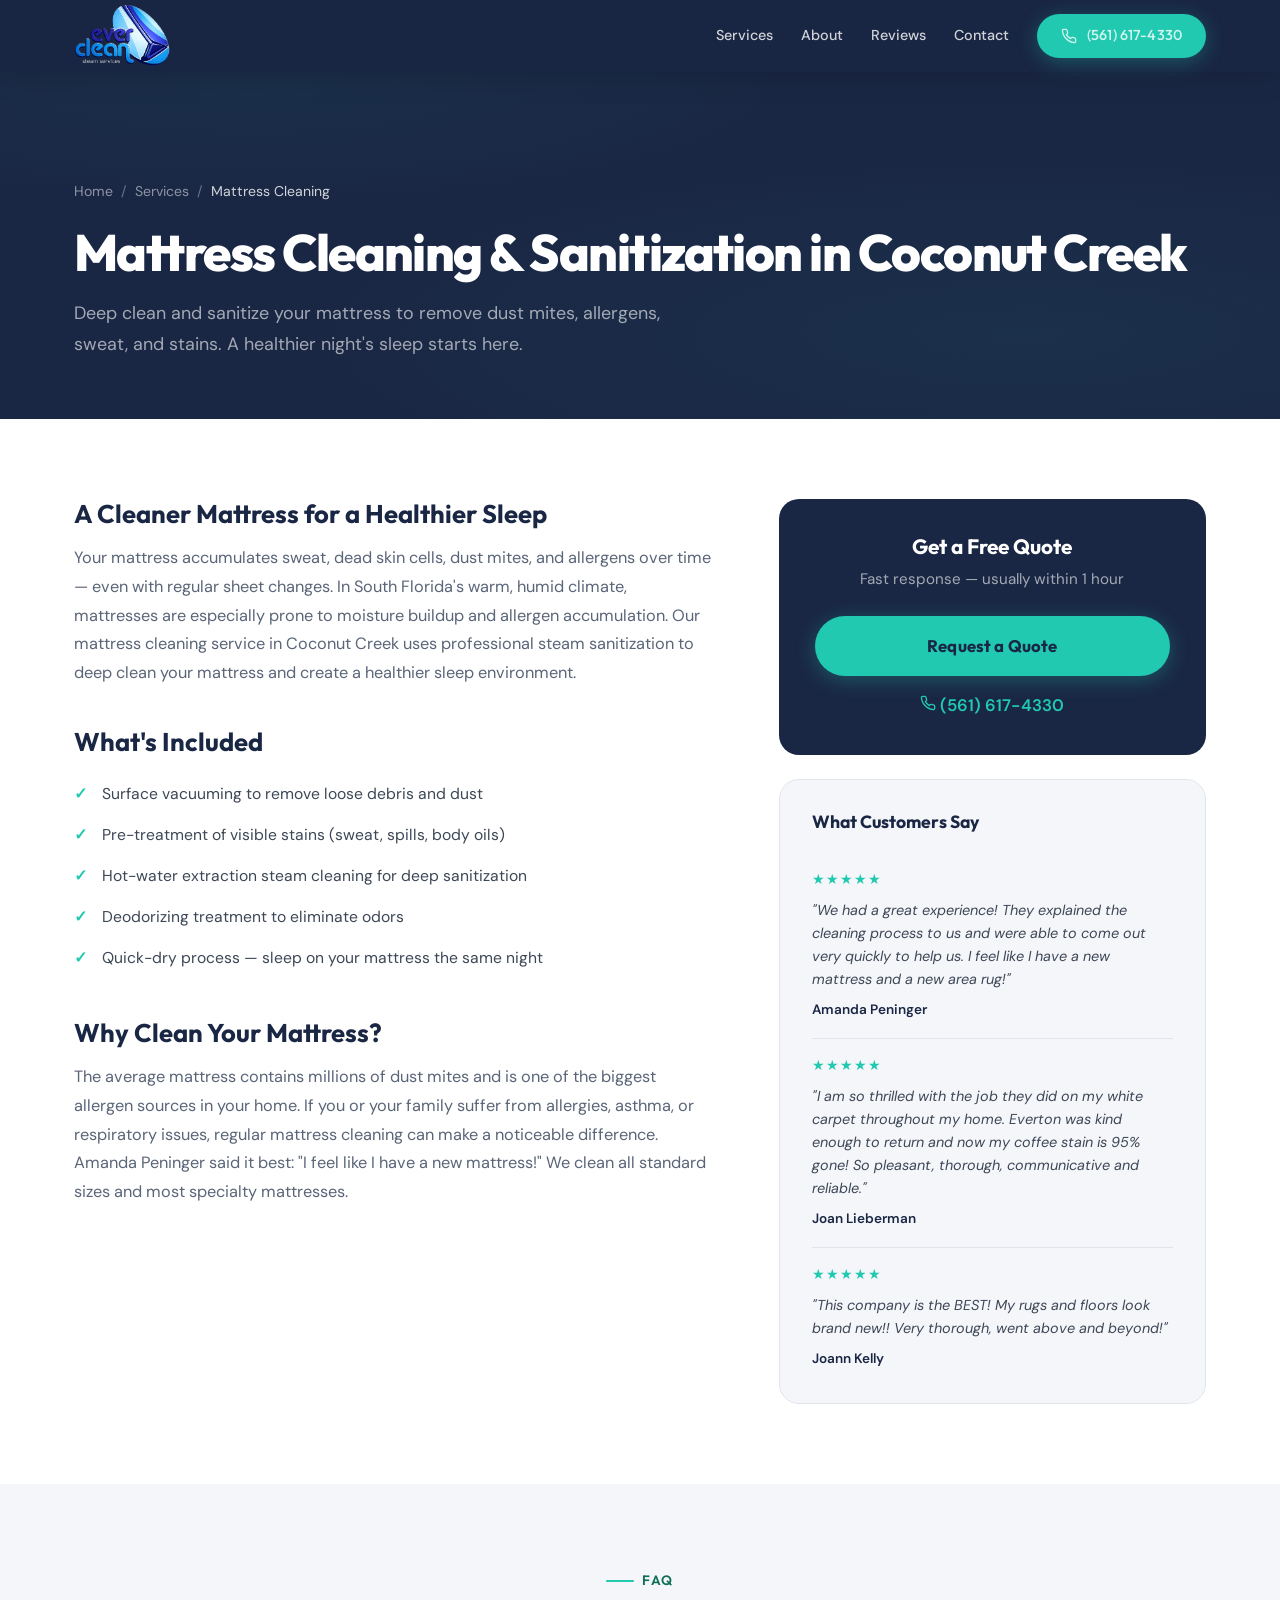
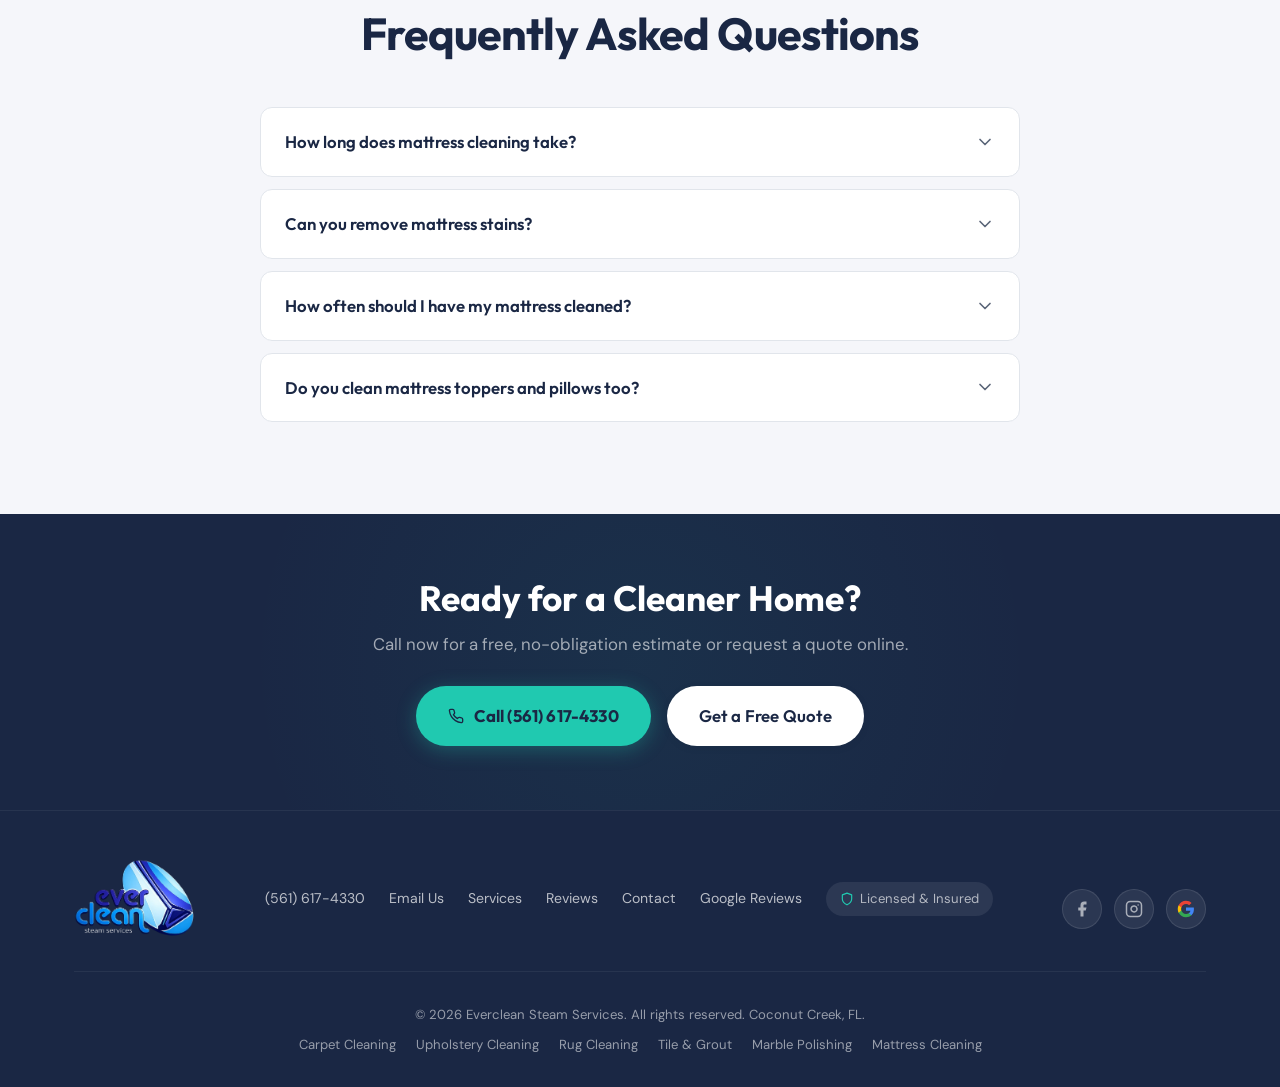
<file: services/mattress-cleaning.html>
<!DOCTYPE html>
<html lang="en">
<head>
  <!-- Google tag (gtag.js) -->
<script async src="https://www.googletagmanager.com/gtag/js?id=G-PMS1TGD3D3"></script>
<script>
  window.dataLayer = window.dataLayer || [];
  function gtag(){dataLayer.push(arguments);}
  gtag('js', new Date());

  gtag('config', 'G-PMS1TGD3D3');
</script>
<meta charset="UTF-8">
<meta name="viewport" content="width=device-width, initial-scale=1.0">
<title>Mattress Cleaning Coconut Creek | Sanitization &amp; Stain Removal — Everclean</title>
<meta name="description" content="Professional mattress cleaning and sanitization in Coconut Creek and South Florida. Remove dust mites, allergens, and stains. Wake up to a cleaner, healthier sleep. Call (561) 617-4330.">
<link rel="canonical" href="https://evercleansteamservices.com/services/mattress-cleaning.html">
<meta property="og:title" content="Mattress Cleaning Coconut Creek | Sanitization &amp; Stain Removal — Everclean">
<meta property="og:description" content="Professional mattress cleaning and sanitization in Coconut Creek and South Florida. Remove dust mites, allergens, and stains. Wake up to a cleaner, healthier sleep. Call (561) 617-4330.">
<meta property="og:type" content="website">
<meta property="og:url" content="https://evercleansteamservices.com/services/mattress-cleaning.html">
<link rel="preconnect" href="https://fonts.googleapis.com">
<link rel="preconnect" href="https://fonts.gstatic.com" crossorigin>
<link href="https://fonts.googleapis.com/css2?family=DM+Sans:ital,opsz,wght@0,9..40,300;0,9..40,400;0,9..40,500;0,9..40,600;0,9..40,700;1,9..40,400&family=Outfit:wght@400;500;600;700;800&display=swap" rel="stylesheet" media="print" onload="this.media='all'">
<link rel="stylesheet" href="../css/styles.css">
<script type="application/ld+json">{
  "@context": "https://schema.org",
  "@type": "LocalBusiness",
  "additionalType": "https://schema.org/ProfessionalService",
  "name": "Everclean Steam Services",
  "image": "https://evercleansteamservices.com/wp-content/uploads/2024/02/evercleansteamservices.png",
  "telephone": "+15616174330",
  "email": "evercleansteamservices@gmail.com",
  "url": "https://evercleansteamservices.com",
  "address": {"@type":"PostalAddress","addressLocality":"Coconut Creek","addressRegion":"FL","postalCode":"33073","addressCountry":"US"},
  "geo": {"@type":"GeoCoordinates","latitude":26.2517,"longitude":-80.1789},
  "priceRange": "$$",
  "openingHoursSpecification": {"@type":"OpeningHoursSpecification","dayOfWeek":["Monday","Tuesday","Wednesday","Thursday","Friday","Saturday"],"opens":"07:00","closes":"19:00"},
  "aggregateRating": {"@type":"AggregateRating","ratingValue":"5.0","reviewCount":"96","bestRating":"5"},
  "areaServed": [{"@type":"City","name":"Coconut Creek"},{"@type":"City","name":"Boca Raton"},{"@type":"City","name":"Coral Springs"},{"@type":"City","name":"Parkland"},{"@type":"City","name":"Deerfield Beach"},{"@type":"City","name":"Pompano Beach"},{"@type":"City","name":"Fort Lauderdale"}],
  "sameAs": ["https://maps.google.com/?cid=5760201263385760079","https://www.facebook.com/evercleansteamservices/","https://www.instagram.com/evercleansteamservices/"]
}</script>
</head>
<body>
<nav id="nav" class="nav-solid">
  <div class="container nav-inner">
    <a href="../index.html" class="nav-logo"><picture><source srcset="../images/logo.webp" type="image/webp"><img src="../images/logo.png" alt="Everclean Steam Services" class="nav-logo-img" width="354" height="248"></picture></a>
    <div class="nav-links">
      <a href="../index.html#services">Services</a>
      <a href="../about.html">About</a>
      <a href="../reviews.html">Reviews</a>
      <a href="../contact.html">Contact</a>
      <a href="tel:+15616174330" class="btn btn-primary nav-cta"><svg width="16" height="16" viewBox="0 0 24 24" fill="none" stroke="currentColor" stroke-width="2" stroke-linecap="round" stroke-linejoin="round"><path d="M22 16.92v3a2 2 0 01-2.18 2 19.79 19.79 0 01-8.63-3.07 19.5 19.5 0 01-6-6 19.79 19.79 0 01-3.07-8.67A2 2 0 014.11 2h3a2 2 0 012 1.72c.127.96.362 1.903.7 2.81a2 2 0 01-.45 2.11L8.09 9.91a16 16 0 006 6l1.27-1.27a2 2 0 012.11-.45c.907.338 1.85.573 2.81.7A2 2 0 0122 16.92z"/></svg> (561) 617-4330</a>
    </div>
    <button class="nav-mobile-toggle" id="mobileOpen" aria-label="Open menu">
      <svg width="28" height="28" viewBox="0 0 24 24" fill="none" stroke-width="2" stroke-linecap="round"><line x1="3" y1="6" x2="21" y2="6"/><line x1="3" y1="12" x2="21" y2="12"/><line x1="3" y1="18" x2="21" y2="18"/></svg>
    </button>
  </div>
</nav>
<div id="mobileNav" class="mobile-nav">
  <button class="mobile-nav-close" id="mobileClose" aria-label="Close menu">
    <svg width="32" height="32" viewBox="0 0 24 24" fill="none" stroke-width="2" stroke-linecap="round"><line x1="18" y1="6" x2="6" y2="18"/><line x1="6" y1="6" x2="18" y2="18"/></svg>
  </button>
  <a href="../index.html">Home</a>
  <a href="../index.html#services">Services</a>
  <a href="../about.html">About</a>
  <a href="../reviews.html">Reviews</a>
  <a href="../contact.html">Contact</a>
  <a href="tel:+15616174330" class="btn btn-primary">Call (561) 617-4330</a>
</div>
<main>
<section class="page-hero">
  <div class="container">
    <div class="breadcrumb">
      <a href="../index.html">Home</a><span>/</span><a href="../index.html#services">Services</a><span>/</span><span class="current">Mattress Cleaning</span>
    </div>
    <h1>Mattress Cleaning &amp; Sanitization in Coconut Creek</h1>
    <p>Deep clean and sanitize your mattress to remove dust mites, allergens, sweat, and stains. A healthier night's sleep starts here.</p>
  </div>
</section>

<section class="service-detail">
  <div class="container">
    <div class="service-detail-grid">
      <div class="service-detail-main reveal">
        <h2>A Cleaner Mattress for a Healthier Sleep</h2>
<p>Your mattress accumulates sweat, dead skin cells, dust mites, and allergens over time &mdash; even with regular sheet changes. In South Florida's warm, humid climate, mattresses are especially prone to moisture buildup and allergen accumulation. Our mattress cleaning service in Coconut Creek uses professional steam sanitization to deep clean your mattress and create a healthier sleep environment.</p>

<h2>What's Included</h2>
<ul>
  <li>Surface vacuuming to remove loose debris and dust</li>
  <li>Pre-treatment of visible stains (sweat, spills, body oils)</li>
  <li>Hot-water extraction steam cleaning for deep sanitization</li>
  <li>Deodorizing treatment to eliminate odors</li>
  <li>Quick-dry process &mdash; sleep on your mattress the same night</li>
</ul>

<h2>Why Clean Your Mattress?</h2>
<p>The average mattress contains millions of dust mites and is one of the biggest allergen sources in your home. If you or your family suffer from allergies, asthma, or respiratory issues, regular mattress cleaning can make a noticeable difference. Amanda Peninger said it best: "I feel like I have a new mattress!" We clean all standard sizes and most specialty mattresses.</p>
      </div>
      <div class="service-sidebar">
        <div class="sidebar-cta">
  <h3>Get a Free Quote</h3>
  <p>Fast response &mdash; usually within 1 hour</p>
  <a href="../contact.html" class="btn btn-primary">Request a Quote</a>
  <a href="tel:+15616174330" class="phone-link"><svg width="16" height="16" viewBox="0 0 24 24" fill="none" stroke="currentColor" stroke-width="2" stroke-linecap="round" stroke-linejoin="round"><path d="M22 16.92v3a2 2 0 01-2.18 2 19.79 19.79 0 01-8.63-3.07 19.5 19.5 0 01-6-6 19.79 19.79 0 01-3.07-8.67A2 2 0 014.11 2h3a2 2 0 012 1.72c.127.96.362 1.903.7 2.81a2 2 0 01-.45 2.11L8.09 9.91a16 16 0 006 6l1.27-1.27a2 2 0 012.11-.45c.907.338 1.85.573 2.81.7A2 2 0 0122 16.92z"/></svg> (561) 617-4330</a>
</div>
        <div class="sidebar-reviews">
          <h4>What Customers Say</h4>
          <div class="sidebar-review">
  <div class="review-stars">&#9733;&#9733;&#9733;&#9733;&#9733;</div>
  <p class="review-text">"We had a great experience! They explained the cleaning process to us and were able to come out very quickly to help us. I feel like I have a new mattress and a new area rug!"</p>
  <div class="review-name">Amanda Peninger</div>
</div>
<div class="sidebar-review">
  <div class="review-stars">&#9733;&#9733;&#9733;&#9733;&#9733;</div>
  <p class="review-text">"I am so thrilled with the job they did on my white carpet throughout my home. Everton was kind enough to return and now my coffee stain is 95% gone! So pleasant, thorough, communicative and reliable."</p>
  <div class="review-name">Joan Lieberman</div>
</div>
<div class="sidebar-review">
  <div class="review-stars">&#9733;&#9733;&#9733;&#9733;&#9733;</div>
  <p class="review-text">"This company is the BEST! My rugs and floors look brand new!! Very thorough, went above and beyond!"</p>
  <div class="review-name">Joann Kelly</div>
</div>
        </div>
      </div>
    </div>
  </div>
</section>

<section class="faq-section">
  <div class="container">
    <div class="reveal" style="text-align:center;margin-bottom:48px">
      <div class="section-label" style="justify-content:center">FAQ</div>
      <h2 class="section-title">Frequently Asked Questions</h2>
    </div>
    <div class="faq-list reveal"><div class="faq-item">
  <div class="faq-question">How long does mattress cleaning take?<svg viewBox="0 0 24 24" stroke-linecap="round" stroke-linejoin="round"><path d="M6 9l6 6 6-6"/></svg></div>
  <div class="faq-answer"><p>A standard mattress takes about 30&ndash;45 minutes to clean. We recommend allowing 4&ndash;6 hours for drying, though many customers sleep on their mattress the same evening.</p></div>
</div>
<div class="faq-item">
  <div class="faq-question">Can you remove mattress stains?<svg viewBox="0 0 24 24" stroke-linecap="round" stroke-linejoin="round"><path d="M6 9l6 6 6-6"/></svg></div>
  <div class="faq-answer"><p>We can remove or significantly reduce most stains including sweat, urine, blood, and beverage spills. Very old or set-in stains may not be fully removable but are always improved.</p></div>
</div>
<div class="faq-item">
  <div class="faq-question">How often should I have my mattress cleaned?<svg viewBox="0 0 24 24" stroke-linecap="round" stroke-linejoin="round"><path d="M6 9l6 6 6-6"/></svg></div>
  <div class="faq-answer"><p>We recommend every 6&ndash;12 months, especially for allergy sufferers. At minimum, once a year is a good practice for a healthier sleep environment.</p></div>
</div>
<div class="faq-item">
  <div class="faq-question">Do you clean mattress toppers and pillows too?<svg viewBox="0 0 24 24" stroke-linecap="round" stroke-linejoin="round"><path d="M6 9l6 6 6-6"/></svg></div>
  <div class="faq-answer"><p>Yes! We can clean mattress toppers and some specialty pillows as part of your mattress cleaning appointment.</p></div>
</div>
</div>
  </div>
</section>
<section class="cta-band">
  <div class="container">
    <h2>Ready for a Cleaner Home?</h2>
    <p>Call now for a free, no-obligation estimate or request a quote online.</p>
    <div class="btn-group">
      <a href="tel:+15616174330" class="btn btn-primary"><svg width="16" height="16" viewBox="0 0 24 24" fill="none" stroke="currentColor" stroke-width="2" stroke-linecap="round" stroke-linejoin="round"><path d="M22 16.92v3a2 2 0 01-2.18 2 19.79 19.79 0 01-8.63-3.07 19.5 19.5 0 01-6-6 19.79 19.79 0 01-3.07-8.67A2 2 0 014.11 2h3a2 2 0 012 1.72c.127.96.362 1.903.7 2.81a2 2 0 01-.45 2.11L8.09 9.91a16 16 0 006 6l1.27-1.27a2 2 0 012.11-.45c.907.338 1.85.573 2.81.7A2 2 0 0122 16.92z"/></svg> Call (561) 617-4330</a>
      <a href="../contact.html" class="btn btn-white">Get a Free Quote</a>
    </div>
  </div>
</section>
</main>

<footer>
  <div class="container">
    <div class="footer-inner">
      <div class="footer-brand"><picture><source srcset="../images/logo.webp" type="image/webp"><img src="../images/logo.png" alt="Everclean Steam Services" width="354" height="248"></picture></div>
      <div class="footer-links">
        <a href="tel:+15616174330">(561) 617-4330</a>
        <a href="mailto:evercleansteamservices@gmail.com">Email Us</a>
        <a href="../index.html#services">Services</a>
        <a href="../reviews.html">Reviews</a>
        <a href="../contact.html">Contact</a>
        <a href="https://maps.google.com/?cid=5760201263385760079" target="_blank" rel="noopener noreferrer">Google Reviews</a>
        <span class="footer-badge"><svg viewBox="0 0 24 24" stroke-linecap="round" stroke-linejoin="round"><path d="M12 22s8-4 8-10V5l-8-3-8 3v7c0 6 8 10 8 10z"/></svg> Licensed &amp; Insured</span>
      </div>
      <div class="footer-social"><a href="https://www.facebook.com/evercleansteamservices/" target="_blank" rel="noopener noreferrer" aria-label="Everclean on Facebook" class="social-link"><svg viewBox="0 0 24 24" fill="currentColor"><path d="M18 2h-3a5 5 0 00-5 5v3H7v4h3v8h4v-8h3l1-4h-4V7a1 1 0 011-1h3z"/></svg></a><a href="https://www.instagram.com/evercleansteamservices/" target="_blank" rel="noopener noreferrer" aria-label="Everclean on Instagram" class="social-link"><svg viewBox="0 0 24 24" fill="none" stroke="currentColor" stroke-width="2" stroke-linecap="round" stroke-linejoin="round"><rect x="2" y="2" width="20" height="20" rx="5"/><path d="M16 11.37A4 4 0 1112.63 8 4 4 0 0116 11.37z"/><path d="M17.5 6.5h.01"/></svg></a><a href="https://maps.google.com/?cid=5760201263385760079" target="_blank" rel="noopener noreferrer" aria-label="Everclean on Google" class="social-link"><svg viewBox="0 0 24 24" fill="currentColor"><path d="M22.56 12.25c0-.78-.07-1.53-.2-2.25H12v4.26h5.92a5.06 5.06 0 01-2.2 3.32v2.77h3.57c2.08-1.92 3.28-4.74 3.28-8.1z" fill="#4285F4"/><path d="M12 23c2.97 0 5.46-.98 7.28-2.66l-3.57-2.77c-.98.66-2.23 1.06-3.71 1.06-2.86 0-5.29-1.93-6.16-4.53H2.18v2.84C3.99 20.53 7.7 23 12 23z" fill="#34A853"/><path d="M5.84 14.09c-.22-.66-.35-1.36-.35-2.09s.13-1.43.35-2.09V7.07H2.18A10.96 10.96 0 001 12c0 1.77.42 3.45 1.18 4.93l3.66-2.84z" fill="#FBBC05"/><path d="M12 5.38c1.62 0 3.06.56 4.21 1.64l3.15-3.15C17.45 2.09 14.97 1 12 1 7.7 1 3.99 3.47 2.18 7.07l3.66 2.84c.87-2.6 3.3-4.53 6.16-4.53z" fill="#EA4335"/></svg></a></div>
    </div>
    <div class="footer-bottom">
      <p>&copy; 2026 Everclean Steam Services. All rights reserved. Coconut Creek, FL.</p>
      <div class="footer-bottom-links">
        <a href="../services/carpet-cleaning.html">Carpet Cleaning</a>
        <a href="../services/upholstery-cleaning.html">Upholstery Cleaning</a>
        <a href="../services/area-rug-cleaning.html">Rug Cleaning</a>
        <a href="../services/tile-grout-cleaning.html">Tile &amp; Grout</a>
        <a href="../services/marble-cleaning.html">Marble Polishing</a>
        <a href="../services/mattress-cleaning.html">Mattress Cleaning</a>
      </div>
    </div>
  </div>
</footer>
<button class="back-to-top" id="backToTop" aria-label="Back to top">
  <svg viewBox="0 0 24 24" stroke-linecap="round" stroke-linejoin="round"><path d="M18 15l-6-6-6 6"/></svg>
</button>
<script src="../js/main.js"></script>
</body>
</html>
</file>
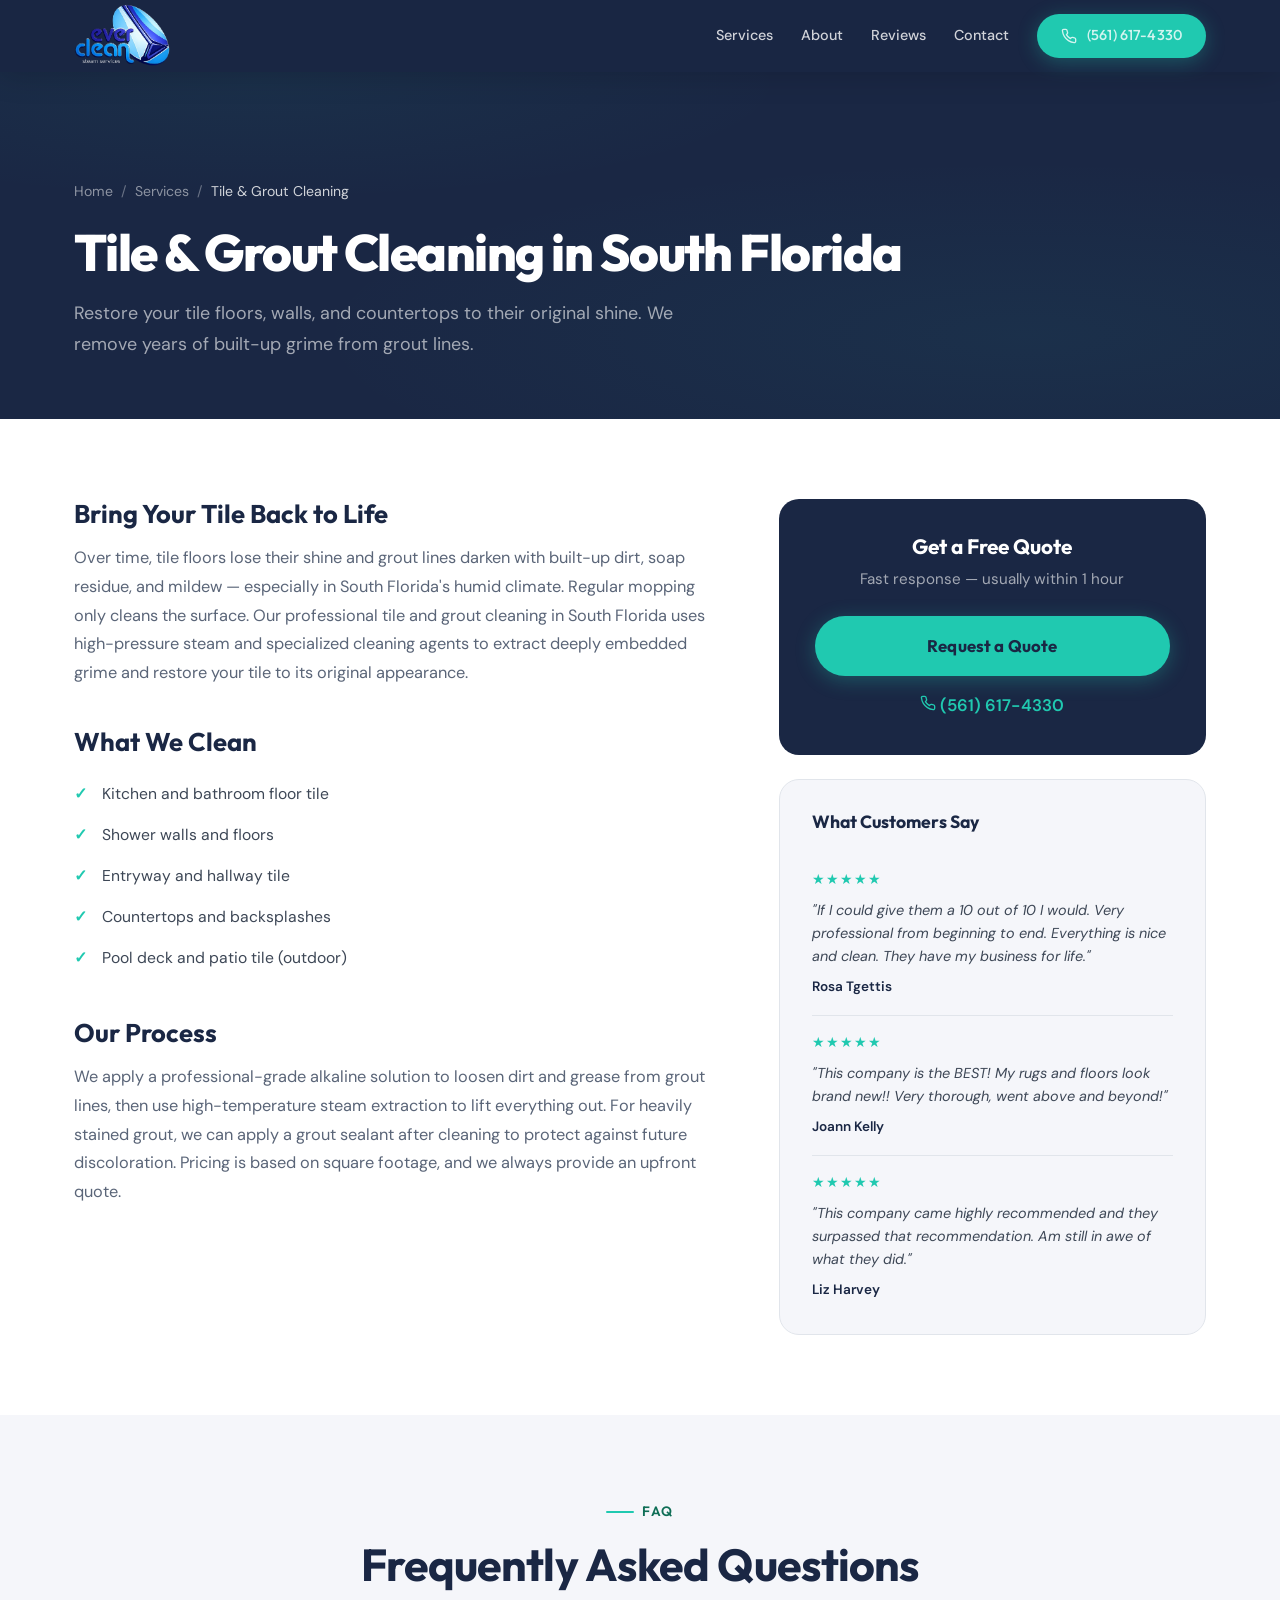
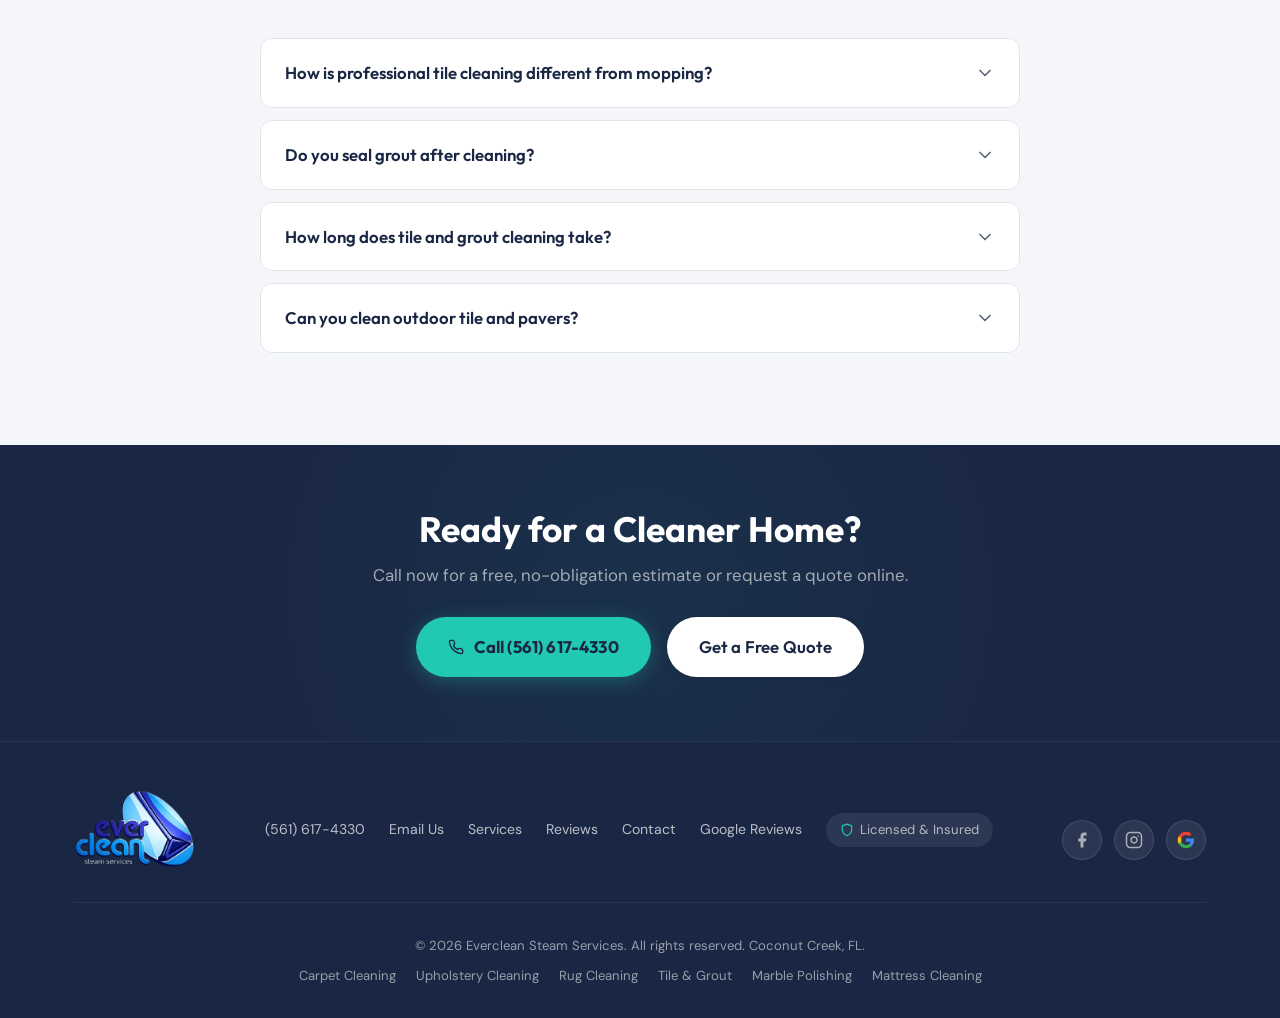
<file: services/tile-grout-cleaning.html>
<!DOCTYPE html>
<html lang="en">
<head>
  <!-- Google tag (gtag.js) -->
<script async src="https://www.googletagmanager.com/gtag/js?id=G-PMS1TGD3D3"></script>
<script>
  window.dataLayer = window.dataLayer || [];
  function gtag(){dataLayer.push(arguments);}
  gtag('js', new Date());

  gtag('config', 'G-PMS1TGD3D3');
</script>
<meta charset="UTF-8">
<meta name="viewport" content="width=device-width, initial-scale=1.0">
<title>Tile &amp; Grout Cleaning South Florida | Everclean Steam Services</title>
<meta name="description" content="Professional tile and grout cleaning in South Florida. Restore discolored grout and dull tile to their original appearance. Call (561) 617-4330 for a free quote.">
<link rel="canonical" href="https://evercleansteamservices.com/services/tile-grout-cleaning.html">
<meta property="og:title" content="Tile &amp; Grout Cleaning South Florida | Everclean Steam Services">
<meta property="og:description" content="Professional tile and grout cleaning in South Florida. Restore discolored grout and dull tile to their original appearance. Call (561) 617-4330 for a free quote.">
<meta property="og:type" content="website">
<meta property="og:url" content="https://evercleansteamservices.com/services/tile-grout-cleaning.html">
<link rel="preconnect" href="https://fonts.googleapis.com">
<link rel="preconnect" href="https://fonts.gstatic.com" crossorigin>
<link href="https://fonts.googleapis.com/css2?family=DM+Sans:ital,opsz,wght@0,9..40,300;0,9..40,400;0,9..40,500;0,9..40,600;0,9..40,700;1,9..40,400&family=Outfit:wght@400;500;600;700;800&display=swap" rel="stylesheet" media="print" onload="this.media='all'">
<link rel="stylesheet" href="../css/styles.css">
<script type="application/ld+json">{
  "@context": "https://schema.org",
  "@type": "LocalBusiness",
  "additionalType": "https://schema.org/ProfessionalService",
  "name": "Everclean Steam Services",
  "image": "https://evercleansteamservices.com/wp-content/uploads/2024/02/evercleansteamservices.png",
  "telephone": "+15616174330",
  "email": "evercleansteamservices@gmail.com",
  "url": "https://evercleansteamservices.com",
  "address": {"@type":"PostalAddress","addressLocality":"Coconut Creek","addressRegion":"FL","postalCode":"33073","addressCountry":"US"},
  "geo": {"@type":"GeoCoordinates","latitude":26.2517,"longitude":-80.1789},
  "priceRange": "$$",
  "openingHoursSpecification": {"@type":"OpeningHoursSpecification","dayOfWeek":["Monday","Tuesday","Wednesday","Thursday","Friday","Saturday"],"opens":"07:00","closes":"19:00"},
  "aggregateRating": {"@type":"AggregateRating","ratingValue":"5.0","reviewCount":"96","bestRating":"5"},
  "areaServed": [{"@type":"City","name":"Coconut Creek"},{"@type":"City","name":"Boca Raton"},{"@type":"City","name":"Coral Springs"},{"@type":"City","name":"Parkland"},{"@type":"City","name":"Deerfield Beach"},{"@type":"City","name":"Pompano Beach"},{"@type":"City","name":"Fort Lauderdale"}],
  "sameAs": ["https://maps.google.com/?cid=5760201263385760079","https://www.facebook.com/evercleansteamservices/","https://www.instagram.com/evercleansteamservices/"]
}</script>
</head>
<body>
<nav id="nav" class="nav-solid">
  <div class="container nav-inner">
    <a href="../index.html" class="nav-logo"><picture><source srcset="../images/logo.webp" type="image/webp"><img src="../images/logo.png" alt="Everclean Steam Services" class="nav-logo-img" width="354" height="248"></picture></a>
    <div class="nav-links">
      <a href="../index.html#services">Services</a>
      <a href="../about.html">About</a>
      <a href="../reviews.html">Reviews</a>
      <a href="../contact.html">Contact</a>
      <a href="tel:+15616174330" class="btn btn-primary nav-cta"><svg width="16" height="16" viewBox="0 0 24 24" fill="none" stroke="currentColor" stroke-width="2" stroke-linecap="round" stroke-linejoin="round"><path d="M22 16.92v3a2 2 0 01-2.18 2 19.79 19.79 0 01-8.63-3.07 19.5 19.5 0 01-6-6 19.79 19.79 0 01-3.07-8.67A2 2 0 014.11 2h3a2 2 0 012 1.72c.127.96.362 1.903.7 2.81a2 2 0 01-.45 2.11L8.09 9.91a16 16 0 006 6l1.27-1.27a2 2 0 012.11-.45c.907.338 1.85.573 2.81.7A2 2 0 0122 16.92z"/></svg> (561) 617-4330</a>
    </div>
    <button class="nav-mobile-toggle" id="mobileOpen" aria-label="Open menu">
      <svg width="28" height="28" viewBox="0 0 24 24" fill="none" stroke-width="2" stroke-linecap="round"><line x1="3" y1="6" x2="21" y2="6"/><line x1="3" y1="12" x2="21" y2="12"/><line x1="3" y1="18" x2="21" y2="18"/></svg>
    </button>
  </div>
</nav>
<div id="mobileNav" class="mobile-nav">
  <button class="mobile-nav-close" id="mobileClose" aria-label="Close menu">
    <svg width="32" height="32" viewBox="0 0 24 24" fill="none" stroke-width="2" stroke-linecap="round"><line x1="18" y1="6" x2="6" y2="18"/><line x1="6" y1="6" x2="18" y2="18"/></svg>
  </button>
  <a href="../index.html">Home</a>
  <a href="../index.html#services">Services</a>
  <a href="../about.html">About</a>
  <a href="../reviews.html">Reviews</a>
  <a href="../contact.html">Contact</a>
  <a href="tel:+15616174330" class="btn btn-primary">Call (561) 617-4330</a>
</div>
<main>
<section class="page-hero">
  <div class="container">
    <div class="breadcrumb">
      <a href="../index.html">Home</a><span>/</span><a href="../index.html#services">Services</a><span>/</span><span class="current">Tile &amp; Grout Cleaning</span>
    </div>
    <h1>Tile &amp; Grout Cleaning in South Florida</h1>
    <p>Restore your tile floors, walls, and countertops to their original shine. We remove years of built-up grime from grout lines.</p>
  </div>
</section>

<section class="service-detail">
  <div class="container">
    <div class="service-detail-grid">
      <div class="service-detail-main reveal">
        <h2>Bring Your Tile Back to Life</h2>
<p>Over time, tile floors lose their shine and grout lines darken with built-up dirt, soap residue, and mildew &mdash; especially in South Florida's humid climate. Regular mopping only cleans the surface. Our professional tile and grout cleaning in South Florida uses high-pressure steam and specialized cleaning agents to extract deeply embedded grime and restore your tile to its original appearance.</p>

<h2>What We Clean</h2>
<ul>
  <li>Kitchen and bathroom floor tile</li>
  <li>Shower walls and floors</li>
  <li>Entryway and hallway tile</li>
  <li>Countertops and backsplashes</li>
  <li>Pool deck and patio tile (outdoor)</li>
</ul>

<h2>Our Process</h2>
<p>We apply a professional-grade alkaline solution to loosen dirt and grease from grout lines, then use high-temperature steam extraction to lift everything out. For heavily stained grout, we can apply a grout sealant after cleaning to protect against future discoloration. Pricing is based on square footage, and we always provide an upfront quote.</p>
      </div>
      <div class="service-sidebar">
        <div class="sidebar-cta">
  <h3>Get a Free Quote</h3>
  <p>Fast response &mdash; usually within 1 hour</p>
  <a href="../contact.html" class="btn btn-primary">Request a Quote</a>
  <a href="tel:+15616174330" class="phone-link"><svg width="16" height="16" viewBox="0 0 24 24" fill="none" stroke="currentColor" stroke-width="2" stroke-linecap="round" stroke-linejoin="round"><path d="M22 16.92v3a2 2 0 01-2.18 2 19.79 19.79 0 01-8.63-3.07 19.5 19.5 0 01-6-6 19.79 19.79 0 01-3.07-8.67A2 2 0 014.11 2h3a2 2 0 012 1.72c.127.96.362 1.903.7 2.81a2 2 0 01-.45 2.11L8.09 9.91a16 16 0 006 6l1.27-1.27a2 2 0 012.11-.45c.907.338 1.85.573 2.81.7A2 2 0 0122 16.92z"/></svg> (561) 617-4330</a>
</div>
        <div class="sidebar-reviews">
          <h4>What Customers Say</h4>
          <div class="sidebar-review">
  <div class="review-stars">&#9733;&#9733;&#9733;&#9733;&#9733;</div>
  <p class="review-text">"If I could give them a 10 out of 10 I would. Very professional from beginning to end. Everything is nice and clean. They have my business for life."</p>
  <div class="review-name">Rosa Tgettis</div>
</div>
<div class="sidebar-review">
  <div class="review-stars">&#9733;&#9733;&#9733;&#9733;&#9733;</div>
  <p class="review-text">"This company is the BEST! My rugs and floors look brand new!! Very thorough, went above and beyond!"</p>
  <div class="review-name">Joann Kelly</div>
</div>
<div class="sidebar-review">
  <div class="review-stars">&#9733;&#9733;&#9733;&#9733;&#9733;</div>
  <p class="review-text">"This company came highly recommended and they surpassed that recommendation. Am still in awe of what they did."</p>
  <div class="review-name">Liz Harvey</div>
</div>
        </div>
      </div>
    </div>
  </div>
</section>

<section class="faq-section">
  <div class="container">
    <div class="reveal" style="text-align:center;margin-bottom:48px">
      <div class="section-label" style="justify-content:center">FAQ</div>
      <h2 class="section-title">Frequently Asked Questions</h2>
    </div>
    <div class="faq-list reveal"><div class="faq-item">
  <div class="faq-question">How is professional tile cleaning different from mopping?<svg viewBox="0 0 24 24" stroke-linecap="round" stroke-linejoin="round"><path d="M6 9l6 6 6-6"/></svg></div>
  <div class="faq-answer"><p>Mopping only cleans the tile surface. Our equipment reaches deep into porous grout lines with high-pressure steam to extract embedded dirt, mold, and bacteria that mopping can't touch.</p></div>
</div>
<div class="faq-item">
  <div class="faq-question">Do you seal grout after cleaning?<svg viewBox="0 0 24 24" stroke-linecap="round" stroke-linejoin="round"><path d="M6 9l6 6 6-6"/></svg></div>
  <div class="faq-answer"><p>We offer optional grout sealing as an add-on service. Sealing helps protect grout from future staining and makes routine cleaning much easier.</p></div>
</div>
<div class="faq-item">
  <div class="faq-question">How long does tile and grout cleaning take?<svg viewBox="0 0 24 24" stroke-linecap="round" stroke-linejoin="round"><path d="M6 9l6 6 6-6"/></svg></div>
  <div class="faq-answer"><p>A typical bathroom takes about 30&ndash;45 minutes. A full kitchen floor usually takes 1&ndash;2 hours depending on size and condition.</p></div>
</div>
<div class="faq-item">
  <div class="faq-question">Can you clean outdoor tile and pavers?<svg viewBox="0 0 24 24" stroke-linecap="round" stroke-linejoin="round"><path d="M6 9l6 6 6-6"/></svg></div>
  <div class="faq-answer"><p>Yes. We clean pool deck tile, patio surfaces, and outdoor pavers. South Florida's humidity makes outdoor tile especially prone to mildew and buildup.</p></div>
</div>
</div>
  </div>
</section>
<section class="cta-band">
  <div class="container">
    <h2>Ready for a Cleaner Home?</h2>
    <p>Call now for a free, no-obligation estimate or request a quote online.</p>
    <div class="btn-group">
      <a href="tel:+15616174330" class="btn btn-primary"><svg width="16" height="16" viewBox="0 0 24 24" fill="none" stroke="currentColor" stroke-width="2" stroke-linecap="round" stroke-linejoin="round"><path d="M22 16.92v3a2 2 0 01-2.18 2 19.79 19.79 0 01-8.63-3.07 19.5 19.5 0 01-6-6 19.79 19.79 0 01-3.07-8.67A2 2 0 014.11 2h3a2 2 0 012 1.72c.127.96.362 1.903.7 2.81a2 2 0 01-.45 2.11L8.09 9.91a16 16 0 006 6l1.27-1.27a2 2 0 012.11-.45c.907.338 1.85.573 2.81.7A2 2 0 0122 16.92z"/></svg> Call (561) 617-4330</a>
      <a href="../contact.html" class="btn btn-white">Get a Free Quote</a>
    </div>
  </div>
</section>
</main>

<footer>
  <div class="container">
    <div class="footer-inner">
      <div class="footer-brand"><picture><source srcset="../images/logo.webp" type="image/webp"><img src="../images/logo.png" alt="Everclean Steam Services" width="354" height="248"></picture></div>
      <div class="footer-links">
        <a href="tel:+15616174330">(561) 617-4330</a>
        <a href="mailto:evercleansteamservices@gmail.com">Email Us</a>
        <a href="../index.html#services">Services</a>
        <a href="../reviews.html">Reviews</a>
        <a href="../contact.html">Contact</a>
        <a href="https://maps.google.com/?cid=5760201263385760079" target="_blank" rel="noopener noreferrer">Google Reviews</a>
        <span class="footer-badge"><svg viewBox="0 0 24 24" stroke-linecap="round" stroke-linejoin="round"><path d="M12 22s8-4 8-10V5l-8-3-8 3v7c0 6 8 10 8 10z"/></svg> Licensed &amp; Insured</span>
      </div>
      <div class="footer-social"><a href="https://www.facebook.com/evercleansteamservices/" target="_blank" rel="noopener noreferrer" aria-label="Everclean on Facebook" class="social-link"><svg viewBox="0 0 24 24" fill="currentColor"><path d="M18 2h-3a5 5 0 00-5 5v3H7v4h3v8h4v-8h3l1-4h-4V7a1 1 0 011-1h3z"/></svg></a><a href="https://www.instagram.com/evercleansteamservices/" target="_blank" rel="noopener noreferrer" aria-label="Everclean on Instagram" class="social-link"><svg viewBox="0 0 24 24" fill="none" stroke="currentColor" stroke-width="2" stroke-linecap="round" stroke-linejoin="round"><rect x="2" y="2" width="20" height="20" rx="5"/><path d="M16 11.37A4 4 0 1112.63 8 4 4 0 0116 11.37z"/><path d="M17.5 6.5h.01"/></svg></a><a href="https://maps.google.com/?cid=5760201263385760079" target="_blank" rel="noopener noreferrer" aria-label="Everclean on Google" class="social-link"><svg viewBox="0 0 24 24" fill="currentColor"><path d="M22.56 12.25c0-.78-.07-1.53-.2-2.25H12v4.26h5.92a5.06 5.06 0 01-2.2 3.32v2.77h3.57c2.08-1.92 3.28-4.74 3.28-8.1z" fill="#4285F4"/><path d="M12 23c2.97 0 5.46-.98 7.28-2.66l-3.57-2.77c-.98.66-2.23 1.06-3.71 1.06-2.86 0-5.29-1.93-6.16-4.53H2.18v2.84C3.99 20.53 7.7 23 12 23z" fill="#34A853"/><path d="M5.84 14.09c-.22-.66-.35-1.36-.35-2.09s.13-1.43.35-2.09V7.07H2.18A10.96 10.96 0 001 12c0 1.77.42 3.45 1.18 4.93l3.66-2.84z" fill="#FBBC05"/><path d="M12 5.38c1.62 0 3.06.56 4.21 1.64l3.15-3.15C17.45 2.09 14.97 1 12 1 7.7 1 3.99 3.47 2.18 7.07l3.66 2.84c.87-2.6 3.3-4.53 6.16-4.53z" fill="#EA4335"/></svg></a></div>
    </div>
    <div class="footer-bottom">
      <p>&copy; 2026 Everclean Steam Services. All rights reserved. Coconut Creek, FL.</p>
      <div class="footer-bottom-links">
        <a href="../services/carpet-cleaning.html">Carpet Cleaning</a>
        <a href="../services/upholstery-cleaning.html">Upholstery Cleaning</a>
        <a href="../services/area-rug-cleaning.html">Rug Cleaning</a>
        <a href="../services/tile-grout-cleaning.html">Tile &amp; Grout</a>
        <a href="../services/marble-cleaning.html">Marble Polishing</a>
        <a href="../services/mattress-cleaning.html">Mattress Cleaning</a>
      </div>
    </div>
  </div>
</footer>
<button class="back-to-top" id="backToTop" aria-label="Back to top">
  <svg viewBox="0 0 24 24" stroke-linecap="round" stroke-linejoin="round"><path d="M18 15l-6-6-6 6"/></svg>
</button>
<script src="../js/main.js"></script>
</body>
</html>
</file>
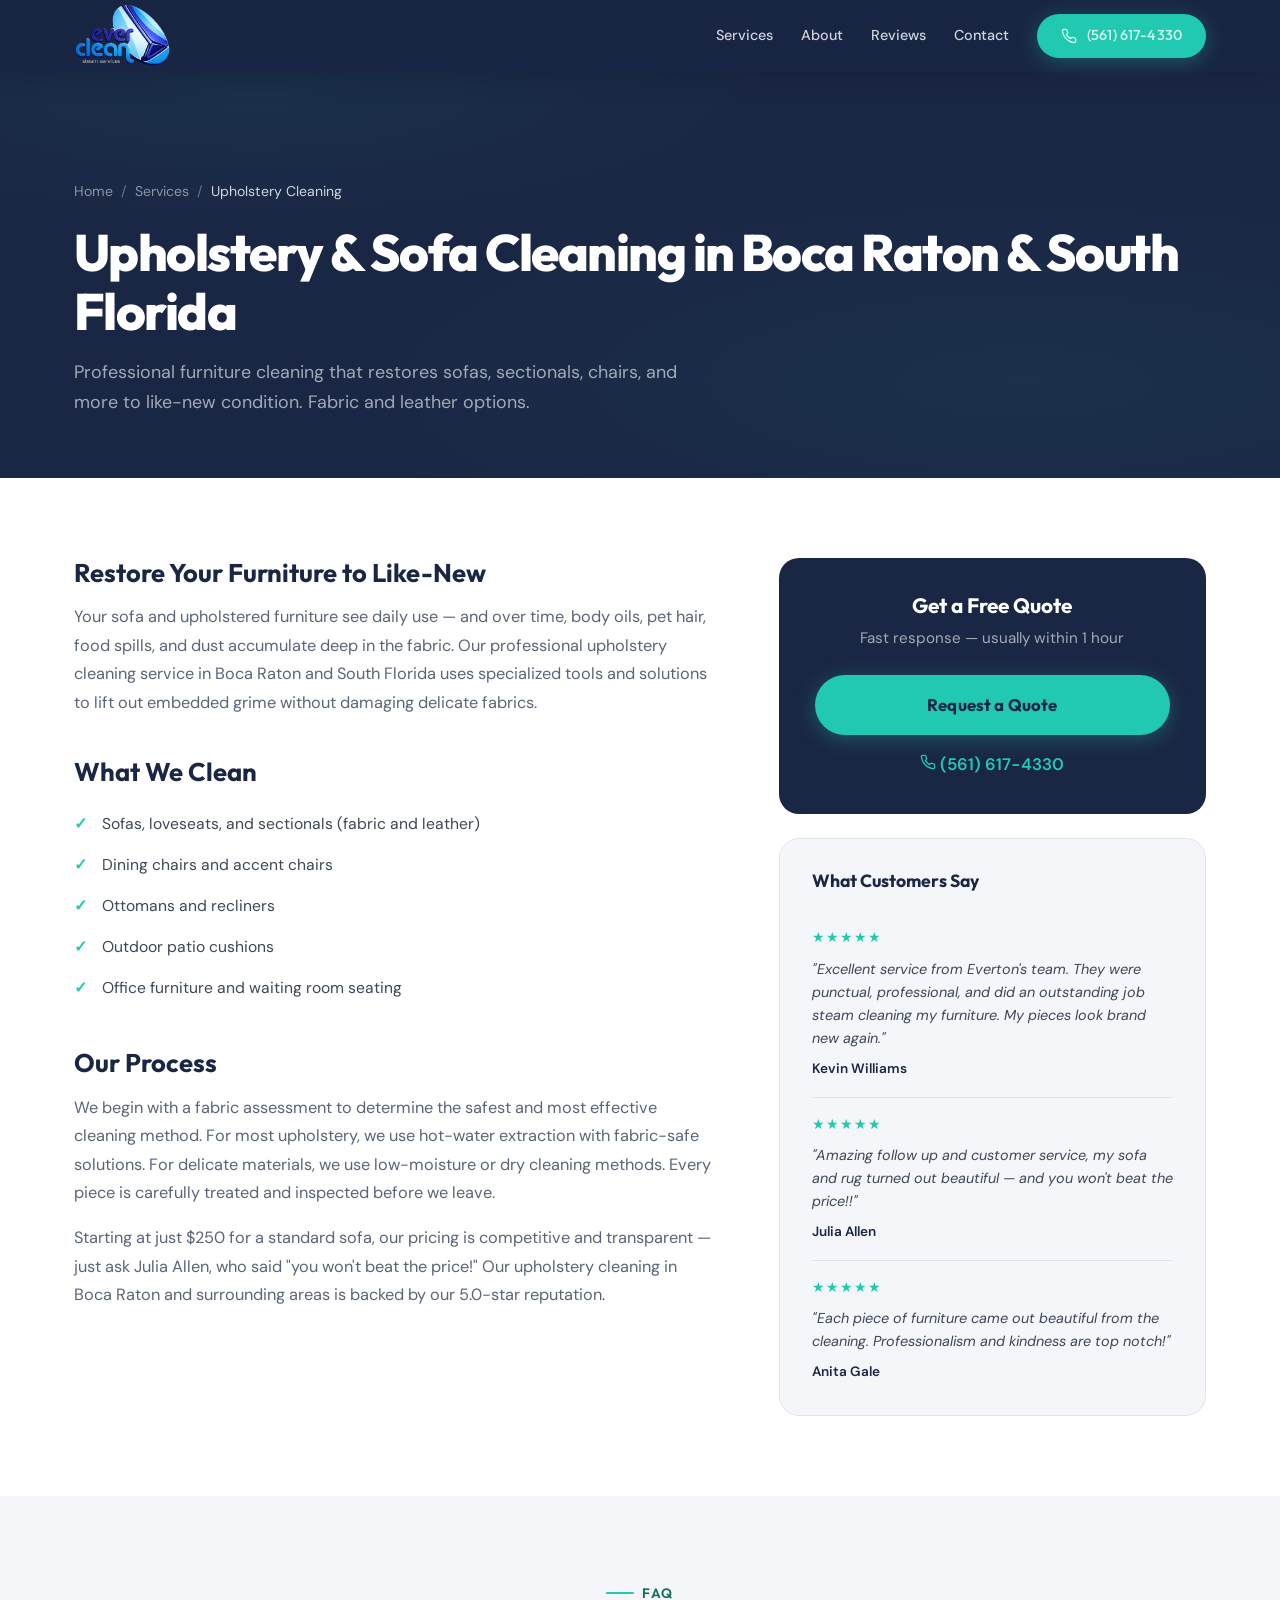
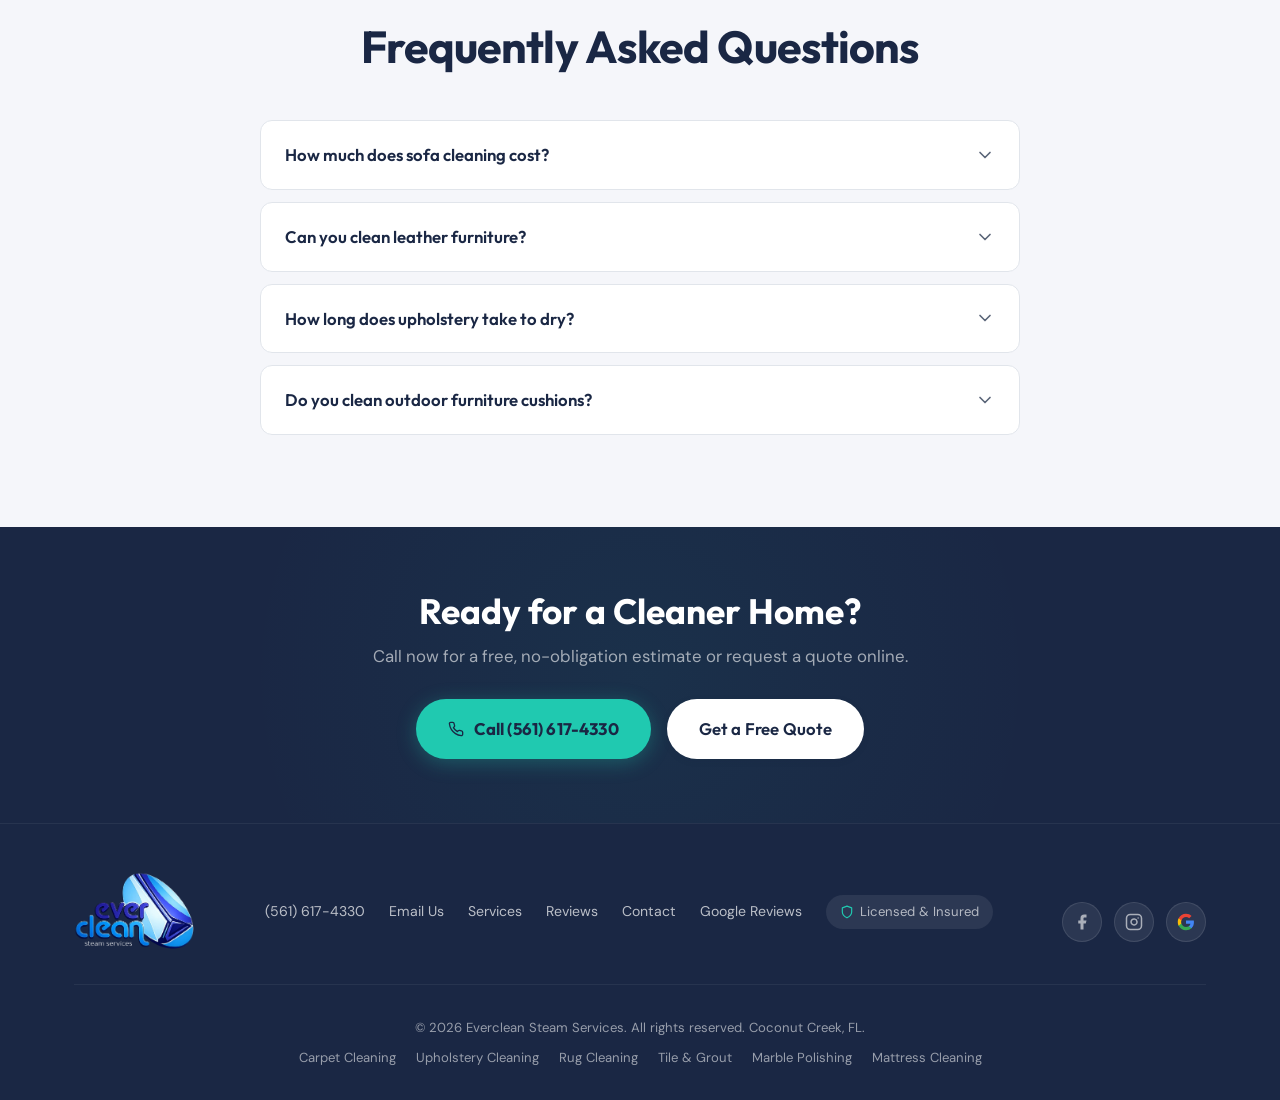
<file: services/upholstery-cleaning.html>
<!DOCTYPE html>
<html lang="en">
<head>
  <!-- Google tag (gtag.js) -->
<script async src="https://www.googletagmanager.com/gtag/js?id=G-PMS1TGD3D3"></script>
<script>
  window.dataLayer = window.dataLayer || [];
  function gtag(){dataLayer.push(arguments);}
  gtag('js', new Date());

  gtag('config', 'G-PMS1TGD3D3');
</script>
<meta charset="UTF-8">
<meta name="viewport" content="width=device-width, initial-scale=1.0">
<title>Upholstery &amp; Sofa Cleaning Boca Raton | Everclean Steam Services</title>
<meta name="description" content="Professional upholstery and sofa cleaning in Boca Raton and South Florida. Fabric and leather furniture restored to like-new condition. Starting at $250. Call (561) 617-4330.">
<link rel="canonical" href="https://evercleansteamservices.com/services/upholstery-cleaning.html">
<meta property="og:title" content="Upholstery &amp; Sofa Cleaning Boca Raton | Everclean Steam Services">
<meta property="og:description" content="Professional upholstery and sofa cleaning in Boca Raton and South Florida. Fabric and leather furniture restored to like-new condition. Starting at $250. Call (561) 617-4330.">
<meta property="og:type" content="website">
<meta property="og:url" content="https://evercleansteamservices.com/services/upholstery-cleaning.html">
<link rel="preconnect" href="https://fonts.googleapis.com">
<link rel="preconnect" href="https://fonts.gstatic.com" crossorigin>
<link href="https://fonts.googleapis.com/css2?family=DM+Sans:ital,opsz,wght@0,9..40,300;0,9..40,400;0,9..40,500;0,9..40,600;0,9..40,700;1,9..40,400&family=Outfit:wght@400;500;600;700;800&display=swap" rel="stylesheet" media="print" onload="this.media='all'">
<link rel="stylesheet" href="../css/styles.css">
<script type="application/ld+json">{
  "@context": "https://schema.org",
  "@type": "LocalBusiness",
  "additionalType": "https://schema.org/ProfessionalService",
  "name": "Everclean Steam Services",
  "image": "https://evercleansteamservices.com/wp-content/uploads/2024/02/evercleansteamservices.png",
  "telephone": "+15616174330",
  "email": "evercleansteamservices@gmail.com",
  "url": "https://evercleansteamservices.com",
  "address": {"@type":"PostalAddress","addressLocality":"Coconut Creek","addressRegion":"FL","postalCode":"33073","addressCountry":"US"},
  "geo": {"@type":"GeoCoordinates","latitude":26.2517,"longitude":-80.1789},
  "priceRange": "$$",
  "openingHoursSpecification": {"@type":"OpeningHoursSpecification","dayOfWeek":["Monday","Tuesday","Wednesday","Thursday","Friday","Saturday"],"opens":"07:00","closes":"19:00"},
  "aggregateRating": {"@type":"AggregateRating","ratingValue":"5.0","reviewCount":"96","bestRating":"5"},
  "areaServed": [{"@type":"City","name":"Coconut Creek"},{"@type":"City","name":"Boca Raton"},{"@type":"City","name":"Coral Springs"},{"@type":"City","name":"Parkland"},{"@type":"City","name":"Deerfield Beach"},{"@type":"City","name":"Pompano Beach"},{"@type":"City","name":"Fort Lauderdale"}],
  "sameAs": ["https://maps.google.com/?cid=5760201263385760079","https://www.facebook.com/evercleansteamservices/","https://www.instagram.com/evercleansteamservices/"]
}</script>
</head>
<body>
<nav id="nav" class="nav-solid">
  <div class="container nav-inner">
    <a href="../index.html" class="nav-logo"><picture><source srcset="../images/logo.webp" type="image/webp"><img src="../images/logo.png" alt="Everclean Steam Services" class="nav-logo-img" width="354" height="248"></picture></a>
    <div class="nav-links">
      <a href="../index.html#services">Services</a>
      <a href="../about.html">About</a>
      <a href="../reviews.html">Reviews</a>
      <a href="../contact.html">Contact</a>
      <a href="tel:+15616174330" class="btn btn-primary nav-cta"><svg width="16" height="16" viewBox="0 0 24 24" fill="none" stroke="currentColor" stroke-width="2" stroke-linecap="round" stroke-linejoin="round"><path d="M22 16.92v3a2 2 0 01-2.18 2 19.79 19.79 0 01-8.63-3.07 19.5 19.5 0 01-6-6 19.79 19.79 0 01-3.07-8.67A2 2 0 014.11 2h3a2 2 0 012 1.72c.127.96.362 1.903.7 2.81a2 2 0 01-.45 2.11L8.09 9.91a16 16 0 006 6l1.27-1.27a2 2 0 012.11-.45c.907.338 1.85.573 2.81.7A2 2 0 0122 16.92z"/></svg> (561) 617-4330</a>
    </div>
    <button class="nav-mobile-toggle" id="mobileOpen" aria-label="Open menu">
      <svg width="28" height="28" viewBox="0 0 24 24" fill="none" stroke-width="2" stroke-linecap="round"><line x1="3" y1="6" x2="21" y2="6"/><line x1="3" y1="12" x2="21" y2="12"/><line x1="3" y1="18" x2="21" y2="18"/></svg>
    </button>
  </div>
</nav>
<div id="mobileNav" class="mobile-nav">
  <button class="mobile-nav-close" id="mobileClose" aria-label="Close menu">
    <svg width="32" height="32" viewBox="0 0 24 24" fill="none" stroke-width="2" stroke-linecap="round"><line x1="18" y1="6" x2="6" y2="18"/><line x1="6" y1="6" x2="18" y2="18"/></svg>
  </button>
  <a href="../index.html">Home</a>
  <a href="../index.html#services">Services</a>
  <a href="../about.html">About</a>
  <a href="../reviews.html">Reviews</a>
  <a href="../contact.html">Contact</a>
  <a href="tel:+15616174330" class="btn btn-primary">Call (561) 617-4330</a>
</div>
<main>
<section class="page-hero">
  <div class="container">
    <div class="breadcrumb">
      <a href="../index.html">Home</a><span>/</span><a href="../index.html#services">Services</a><span>/</span><span class="current">Upholstery Cleaning</span>
    </div>
    <h1>Upholstery &amp; Sofa Cleaning in Boca Raton &amp; South Florida</h1>
    <p>Professional furniture cleaning that restores sofas, sectionals, chairs, and more to like-new condition. Fabric and leather options.</p>
  </div>
</section>

<section class="service-detail">
  <div class="container">
    <div class="service-detail-grid">
      <div class="service-detail-main reveal">
        <h2>Restore Your Furniture to Like-New</h2>
<p>Your sofa and upholstered furniture see daily use &mdash; and over time, body oils, pet hair, food spills, and dust accumulate deep in the fabric. Our professional upholstery cleaning service in Boca Raton and South Florida uses specialized tools and solutions to lift out embedded grime without damaging delicate fabrics.</p>

<h2>What We Clean</h2>
<ul>
  <li>Sofas, loveseats, and sectionals (fabric and leather)</li>
  <li>Dining chairs and accent chairs</li>
  <li>Ottomans and recliners</li>
  <li>Outdoor patio cushions</li>
  <li>Office furniture and waiting room seating</li>
</ul>

<h2>Our Process</h2>
<p>We begin with a fabric assessment to determine the safest and most effective cleaning method. For most upholstery, we use hot-water extraction with fabric-safe solutions. For delicate materials, we use low-moisture or dry cleaning methods. Every piece is carefully treated and inspected before we leave.</p>

<p>Starting at just $250 for a standard sofa, our pricing is competitive and transparent &mdash; just ask Julia Allen, who said "you won't beat the price!" Our upholstery cleaning in Boca Raton and surrounding areas is backed by our 5.0-star reputation.</p>
      </div>
      <div class="service-sidebar">
        <div class="sidebar-cta">
  <h3>Get a Free Quote</h3>
  <p>Fast response &mdash; usually within 1 hour</p>
  <a href="../contact.html" class="btn btn-primary">Request a Quote</a>
  <a href="tel:+15616174330" class="phone-link"><svg width="16" height="16" viewBox="0 0 24 24" fill="none" stroke="currentColor" stroke-width="2" stroke-linecap="round" stroke-linejoin="round"><path d="M22 16.92v3a2 2 0 01-2.18 2 19.79 19.79 0 01-8.63-3.07 19.5 19.5 0 01-6-6 19.79 19.79 0 01-3.07-8.67A2 2 0 014.11 2h3a2 2 0 012 1.72c.127.96.362 1.903.7 2.81a2 2 0 01-.45 2.11L8.09 9.91a16 16 0 006 6l1.27-1.27a2 2 0 012.11-.45c.907.338 1.85.573 2.81.7A2 2 0 0122 16.92z"/></svg> (561) 617-4330</a>
</div>
        <div class="sidebar-reviews">
          <h4>What Customers Say</h4>
          <div class="sidebar-review">
  <div class="review-stars">&#9733;&#9733;&#9733;&#9733;&#9733;</div>
  <p class="review-text">"Excellent service from Everton's team. They were punctual, professional, and did an outstanding job steam cleaning my furniture. My pieces look brand new again."</p>
  <div class="review-name">Kevin Williams</div>
</div>
<div class="sidebar-review">
  <div class="review-stars">&#9733;&#9733;&#9733;&#9733;&#9733;</div>
  <p class="review-text">"Amazing follow up and customer service, my sofa and rug turned out beautiful &mdash; and you won't beat the price!!"</p>
  <div class="review-name">Julia Allen</div>
</div>
<div class="sidebar-review">
  <div class="review-stars">&#9733;&#9733;&#9733;&#9733;&#9733;</div>
  <p class="review-text">"Each piece of furniture came out beautiful from the cleaning. Professionalism and kindness are top notch!"</p>
  <div class="review-name">Anita Gale</div>
</div>
        </div>
      </div>
    </div>
  </div>
</section>

<section class="faq-section">
  <div class="container">
    <div class="reveal" style="text-align:center;margin-bottom:48px">
      <div class="section-label" style="justify-content:center">FAQ</div>
      <h2 class="section-title">Frequently Asked Questions</h2>
    </div>
    <div class="faq-list reveal"><div class="faq-item">
  <div class="faq-question">How much does sofa cleaning cost?<svg viewBox="0 0 24 24" stroke-linecap="round" stroke-linejoin="round"><path d="M6 9l6 6 6-6"/></svg></div>
  <div class="faq-answer"><p>Standard sofa cleaning starts at $250. Sectionals and larger pieces vary. We provide a firm quote before any work begins &mdash; no surprises.</p></div>
</div>
<div class="faq-item">
  <div class="faq-question">Can you clean leather furniture?<svg viewBox="0 0 24 24" stroke-linecap="round" stroke-linejoin="round"><path d="M6 9l6 6 6-6"/></svg></div>
  <div class="faq-answer"><p>Yes! We use specialized leather-safe solutions and conditioners that clean without drying out or damaging the material.</p></div>
</div>
<div class="faq-item">
  <div class="faq-question">How long does upholstery take to dry?<svg viewBox="0 0 24 24" stroke-linecap="round" stroke-linejoin="round"><path d="M6 9l6 6 6-6"/></svg></div>
  <div class="faq-answer"><p>Most upholstery dries within 2&ndash;4 hours. Leather pieces are ready to use almost immediately after cleaning.</p></div>
</div>
<div class="faq-item">
  <div class="faq-question">Do you clean outdoor furniture cushions?<svg viewBox="0 0 24 24" stroke-linecap="round" stroke-linejoin="round"><path d="M6 9l6 6 6-6"/></svg></div>
  <div class="faq-answer"><p>Absolutely. We can clean outdoor cushion covers and fabric to remove mildew, pollen, and general wear from the Florida elements.</p></div>
</div>
</div>
  </div>
</section>
<section class="cta-band">
  <div class="container">
    <h2>Ready for a Cleaner Home?</h2>
    <p>Call now for a free, no-obligation estimate or request a quote online.</p>
    <div class="btn-group">
      <a href="tel:+15616174330" class="btn btn-primary"><svg width="16" height="16" viewBox="0 0 24 24" fill="none" stroke="currentColor" stroke-width="2" stroke-linecap="round" stroke-linejoin="round"><path d="M22 16.92v3a2 2 0 01-2.18 2 19.79 19.79 0 01-8.63-3.07 19.5 19.5 0 01-6-6 19.79 19.79 0 01-3.07-8.67A2 2 0 014.11 2h3a2 2 0 012 1.72c.127.96.362 1.903.7 2.81a2 2 0 01-.45 2.11L8.09 9.91a16 16 0 006 6l1.27-1.27a2 2 0 012.11-.45c.907.338 1.85.573 2.81.7A2 2 0 0122 16.92z"/></svg> Call (561) 617-4330</a>
      <a href="../contact.html" class="btn btn-white">Get a Free Quote</a>
    </div>
  </div>
</section>
</main>

<footer>
  <div class="container">
    <div class="footer-inner">
      <div class="footer-brand"><picture><source srcset="../images/logo.webp" type="image/webp"><img src="../images/logo.png" alt="Everclean Steam Services" width="354" height="248"></picture></div>
      <div class="footer-links">
        <a href="tel:+15616174330">(561) 617-4330</a>
        <a href="mailto:evercleansteamservices@gmail.com">Email Us</a>
        <a href="../index.html#services">Services</a>
        <a href="../reviews.html">Reviews</a>
        <a href="../contact.html">Contact</a>
        <a href="https://maps.google.com/?cid=5760201263385760079" target="_blank" rel="noopener noreferrer">Google Reviews</a>
        <span class="footer-badge"><svg viewBox="0 0 24 24" stroke-linecap="round" stroke-linejoin="round"><path d="M12 22s8-4 8-10V5l-8-3-8 3v7c0 6 8 10 8 10z"/></svg> Licensed &amp; Insured</span>
      </div>
      <div class="footer-social"><a href="https://www.facebook.com/evercleansteamservices/" target="_blank" rel="noopener noreferrer" aria-label="Everclean on Facebook" class="social-link"><svg viewBox="0 0 24 24" fill="currentColor"><path d="M18 2h-3a5 5 0 00-5 5v3H7v4h3v8h4v-8h3l1-4h-4V7a1 1 0 011-1h3z"/></svg></a><a href="https://www.instagram.com/evercleansteamservices/" target="_blank" rel="noopener noreferrer" aria-label="Everclean on Instagram" class="social-link"><svg viewBox="0 0 24 24" fill="none" stroke="currentColor" stroke-width="2" stroke-linecap="round" stroke-linejoin="round"><rect x="2" y="2" width="20" height="20" rx="5"/><path d="M16 11.37A4 4 0 1112.63 8 4 4 0 0116 11.37z"/><path d="M17.5 6.5h.01"/></svg></a><a href="https://maps.google.com/?cid=5760201263385760079" target="_blank" rel="noopener noreferrer" aria-label="Everclean on Google" class="social-link"><svg viewBox="0 0 24 24" fill="currentColor"><path d="M22.56 12.25c0-.78-.07-1.53-.2-2.25H12v4.26h5.92a5.06 5.06 0 01-2.2 3.32v2.77h3.57c2.08-1.92 3.28-4.74 3.28-8.1z" fill="#4285F4"/><path d="M12 23c2.97 0 5.46-.98 7.28-2.66l-3.57-2.77c-.98.66-2.23 1.06-3.71 1.06-2.86 0-5.29-1.93-6.16-4.53H2.18v2.84C3.99 20.53 7.7 23 12 23z" fill="#34A853"/><path d="M5.84 14.09c-.22-.66-.35-1.36-.35-2.09s.13-1.43.35-2.09V7.07H2.18A10.96 10.96 0 001 12c0 1.77.42 3.45 1.18 4.93l3.66-2.84z" fill="#FBBC05"/><path d="M12 5.38c1.62 0 3.06.56 4.21 1.64l3.15-3.15C17.45 2.09 14.97 1 12 1 7.7 1 3.99 3.47 2.18 7.07l3.66 2.84c.87-2.6 3.3-4.53 6.16-4.53z" fill="#EA4335"/></svg></a></div>
    </div>
    <div class="footer-bottom">
      <p>&copy; 2026 Everclean Steam Services. All rights reserved. Coconut Creek, FL.</p>
      <div class="footer-bottom-links">
        <a href="../services/carpet-cleaning.html">Carpet Cleaning</a>
        <a href="../services/upholstery-cleaning.html">Upholstery Cleaning</a>
        <a href="../services/area-rug-cleaning.html">Rug Cleaning</a>
        <a href="../services/tile-grout-cleaning.html">Tile &amp; Grout</a>
        <a href="../services/marble-cleaning.html">Marble Polishing</a>
        <a href="../services/mattress-cleaning.html">Mattress Cleaning</a>
      </div>
    </div>
  </div>
</footer>
<button class="back-to-top" id="backToTop" aria-label="Back to top">
  <svg viewBox="0 0 24 24" stroke-linecap="round" stroke-linejoin="round"><path d="M18 15l-6-6-6 6"/></svg>
</button>
<script src="../js/main.js"></script>
</body>
</html>
</file>
<file: css/styles.css>
/* ==========================================================================
   Everclean Steam Services — Multi-Page Stylesheet
   ========================================================================== */

/* ========== VARIABLES ========== */
:root {
  --navy: #1a2744;
  --navy-light: #122B52;
  --navy-mid: #1A3A6B;
  --white: #FFFFFF;
  --off-white: #f5f6fa;
  --gold: #20C9B0;
  --gold-light: #2DE8CC;
  --gold-dark: #17A894;
  --teal: #20C9B0;
  --gray-100: #F0F2F5;
  --gray-200: #E1E5EB;
  --gray-300: #C5CBD6;
  --gray-600: #5A6578;
  --gray-700: #3D4756;
  --gray-800: #2A3140;
  --shadow-sm: 0 2px 8px rgba(11,29,58,0.06);
  --shadow-md: 0 8px 30px rgba(11,29,58,0.10);
  --shadow-lg: 0 16px 50px rgba(11,29,58,0.14);
  --radius: 12px;
  --radius-lg: 20px;
}

/* ========== RESET & BASE ========== */
*,*::before,*::after{margin:0;padding:0;box-sizing:border-box}
html{scroll-behavior:smooth;font-size:16px}
.sr-only{position:absolute;width:1px;height:1px;padding:0;margin:-1px;overflow:hidden;clip:rect(0,0,0,0);border:0}
body{font-family:'DM Sans',sans-serif;color:var(--gray-800);background:var(--white);line-height:1.65;-webkit-font-smoothing:antialiased;overflow-x:hidden}
h1,h2,h3,h4,h5{font-family:'Outfit',sans-serif;line-height:1.15;color:var(--navy)}
a{text-decoration:none;color:inherit}
img{max-width:100%;display:block}
ul{list-style:none}
.container{max-width:1180px;margin:0 auto;padding:0 24px}

/* ========== ANIMATIONS ========== */
@keyframes fadeUp{from{opacity:0;transform:translateY(32px)}to{opacity:1;transform:translateY(0)}}
@keyframes fadeIn{from{opacity:0}to{opacity:1}}
.reveal{opacity:0;transform:translateY(32px);transition:opacity .7s ease,transform .7s ease}
.reveal.visible{opacity:1;transform:translateY(0)}
.reveal-delay-1{transition-delay:.1s}.reveal-delay-2{transition-delay:.2s}.reveal-delay-3{transition-delay:.3s}.reveal-delay-4{transition-delay:.4s}

/* ========== BUTTONS ========== */
.btn{display:inline-flex;align-items:center;gap:10px;padding:16px 32px;font-family:'Outfit',sans-serif;font-weight:600;font-size:1.05rem;border-radius:60px;border:none;cursor:pointer;transition:all .3s ease;letter-spacing:.01em}
.btn-primary{background:var(--gold);color:var(--navy);box-shadow:0 4px 20px rgba(32,201,176,.3);font-weight:700}
.btn-primary:hover{background:var(--gold-light);transform:translateY(-2px);box-shadow:0 8px 30px rgba(32,201,176,.4)}
.btn-secondary{background:rgba(255,255,255,.12);color:var(--white);border:2px solid rgba(255,255,255,.35);backdrop-filter:blur(4px)}
.btn-secondary:hover{background:rgba(255,255,255,.2);border-color:rgba(255,255,255,.6);transform:translateY(-2px)}
.btn-outline{background:transparent;color:var(--navy);border:2px solid var(--navy)}
.btn-outline:hover{background:var(--navy);color:var(--white);transform:translateY(-2px)}
.btn-white{background:var(--white);color:var(--navy);box-shadow:var(--shadow-sm)}
.btn-white:hover{transform:translateY(-2px);box-shadow:var(--shadow-md)}

/* ========== NAV ========== */
nav{position:fixed;top:0;left:0;right:0;z-index:1000;padding:8px 0;transition:all .35s ease}
nav.scrolled{background:rgba(26,39,68,.97);backdrop-filter:blur(12px);padding:4px 0;box-shadow:0 4px 30px rgba(0,0,0,.15)}
/* subpages start scrolled */
nav.nav-solid{background:rgba(26,39,68,.97);backdrop-filter:blur(12px);padding:4px 0;box-shadow:0 4px 30px rgba(0,0,0,.15)}
.nav-inner{display:flex;align-items:center;justify-content:space-between}
.nav-logo-img{height:124px;width:auto;display:block;transition:height .35s}
nav.scrolled .nav-logo-img,nav.nav-solid .nav-logo-img{height:64px}
.nav-links{display:flex;align-items:center;gap:28px}
.nav-links a{color:rgba(255,255,255,.8);font-size:.9rem;font-weight:500;transition:color .25s;white-space:nowrap}
.nav-links a:hover,.nav-links a.active{color:var(--gold)}
.nav-cta{padding:10px 24px!important;font-size:.9rem!important}
.nav-mobile-toggle{display:none;background:0 0;border:none;cursor:pointer;padding:4px}
.nav-mobile-toggle svg{stroke:var(--white)}
.mobile-nav{position:fixed;inset:0;background:rgba(26,39,68,.98);z-index:999;display:flex;flex-direction:column;align-items:center;justify-content:center;gap:28px;opacity:0;pointer-events:none;transition:opacity .35s}
.mobile-nav.open{opacity:1;pointer-events:all}
.mobile-nav a{font-family:'Outfit',sans-serif;font-size:1.4rem;font-weight:600;color:var(--white);transition:color .25s}
.mobile-nav a:hover{color:var(--gold)}
.mobile-nav-close{position:absolute;top:24px;right:24px;background:0 0;border:none;cursor:pointer}
.mobile-nav-close svg{stroke:var(--white)}

/* ========== HERO (Homepage) ========== */
.hero{position:relative;min-height:100vh;display:flex;align-items:center;background:var(--navy);overflow:hidden}
.hero::before{content:'';position:absolute;inset:0;background:radial-gradient(ellipse 80% 60% at 20% 80%,rgba(43,191,179,.08) 0%,transparent 70%),radial-gradient(ellipse 60% 50% at 80% 20%,rgba(32,201,176,.07) 0%,transparent 70%),radial-gradient(ellipse 100% 80% at 50% 50%,rgba(26,58,107,.5) 0%,transparent 100%)}
.hero::after{content:'';position:absolute;inset:0;background-image:url("data:image/svg+xml,%3Csvg width='60' height='60' viewBox='0 0 60 60' xmlns='http://www.w3.org/2000/svg'%3E%3Cg fill='none' fill-rule='evenodd'%3E%3Cg fill='%23ffffff' fill-opacity='0.02'%3E%3Ccircle cx='30' cy='30' r='1.5'/%3E%3C/g%3E%3C/g%3E%3C/svg%3E")}
.hero-content{position:relative;z-index:2;max-width:720px;padding:160px 0 80px}
.hero-badge{display:inline-flex;align-items:center;gap:8px;background:rgba(32,201,176,.12);border:1px solid rgba(32,201,176,.25);color:var(--gold-light);font-size:.88rem;font-weight:600;padding:8px 18px;border-radius:60px;margin-bottom:28px;animation:fadeIn .8s ease both}
.hero-badge svg{width:16px;height:16px;fill:var(--gold)}
.hero h1{font-size:clamp(2.6rem,5.5vw,4rem);font-weight:800;color:var(--white);margin-bottom:20px;letter-spacing:-.03em;animation:fadeUp .8s ease both .15s}
.hero h1 em{font-style:normal;color:var(--gold)}
.hero-sub{font-size:1.18rem;color:rgba(255,255,255,.7);margin-bottom:40px;max-width:560px;line-height:1.7;animation:fadeUp .8s ease both .3s}
.hero-buttons{display:flex;gap:16px;flex-wrap:wrap;animation:fadeUp .8s ease both .45s}
.hero-stats{display:flex;gap:48px;margin-top:64px;padding-top:40px;border-top:1px solid rgba(255,255,255,.08);animation:fadeUp .8s ease both .6s}
.hero-stat-num{font-family:'Outfit',sans-serif;font-size:2rem;font-weight:700;color:var(--gold)}
.hero-stat-label{font-size:.88rem;color:rgba(255,255,255,.5);margin-top:4px}
.hero-image{position:absolute;right:0;top:0;bottom:0;width:48%;z-index:1;overflow:hidden}
.hero-image::before{content:'';position:absolute;inset:0;background:linear-gradient(90deg,var(--navy) 0%,rgba(26,39,68,.6) 40%,rgba(26,39,68,.2) 100%);z-index:2}
.hero-image::after{content:'';position:absolute;inset:0;background:linear-gradient(180deg,rgba(26,39,68,.3) 0%,transparent 30%,transparent 70%,rgba(26,39,68,.5) 100%);z-index:2}
.hero-image img{width:100%;height:100%;object-fit:cover;object-position:center}

/* ========== PAGE HERO (Subpages) ========== */
.page-hero{background:var(--navy);padding:180px 0 60px;position:relative;overflow:hidden}
.page-hero::before{content:'';position:absolute;inset:0;background:radial-gradient(ellipse 80% 60% at 80% 80%,rgba(43,191,179,.06) 0%,transparent 70%),radial-gradient(ellipse 60% 40% at 20% 20%,rgba(32,201,176,.05) 0%,transparent 70%)}
.page-hero .container{position:relative;z-index:1}
.breadcrumb{display:flex;align-items:center;gap:8px;margin-bottom:20px;font-size:.88rem}
.breadcrumb a{color:rgba(255,255,255,.5);transition:color .25s}
.breadcrumb a:hover{color:var(--gold)}
.breadcrumb span{color:rgba(255,255,255,.35)}
.breadcrumb .current{color:rgba(255,255,255,.8)}
.page-hero h1{font-size:clamp(2.2rem,4.5vw,3.2rem);font-weight:800;color:var(--white);margin-bottom:16px;letter-spacing:-.03em;animation:fadeUp .7s ease both}
.page-hero p{font-size:1.12rem;color:rgba(255,255,255,.6);max-width:640px;line-height:1.7;animation:fadeUp .7s ease both .15s}

/* ========== SHARED SECTION STYLES ========== */
.section-label{display:inline-flex;align-items:center;gap:8px;font-family:'Outfit',sans-serif;font-size:.85rem;font-weight:600;text-transform:uppercase;letter-spacing:.12em;color:#0f6e56;margin-bottom:16px}
.section-label::before{content:'';width:28px;height:2px;background:var(--gold);border-radius:2px}
.section-title{font-size:clamp(2rem,3.5vw,2.8rem);font-weight:700;margin-bottom:16px;letter-spacing:-.02em}
.section-subtitle{font-size:1.1rem;color:var(--gray-600);max-width:560px;margin-bottom:56px}

/* ========== SERVICES GRID ========== */
.services{padding:100px 0;background:var(--off-white)}
.services-grid{display:grid;grid-template-columns:repeat(3,1fr);gap:24px}
.service-card{background:var(--white);border-radius:var(--radius-lg);padding:36px 32px;transition:all .35s ease;border:1px solid var(--gray-200);position:relative;overflow:hidden;display:flex;flex-direction:column}
.service-card::before{content:'';position:absolute;top:0;left:0;right:0;height:3px;background:linear-gradient(90deg,var(--gold),var(--teal));opacity:0;transition:opacity .35s}
.service-card:hover{transform:translateY(-4px);box-shadow:var(--shadow-lg);border-color:transparent}
.service-card:hover::before{opacity:1}
.service-icon{width:52px;height:52px;border-radius:14px;background:linear-gradient(135deg,rgba(26,39,68,.06),rgba(26,39,68,.02));display:flex;align-items:center;justify-content:center;margin-bottom:20px}
.service-icon svg{width:26px;height:26px;stroke:var(--navy-mid);stroke-width:1.8;fill:none}
.service-card h3{font-size:1.2rem;font-weight:700;margin-bottom:10px}
.service-card p{font-size:.95rem;color:var(--gray-600);line-height:1.6;flex:1}
.service-price{display:inline-block;margin-top:14px;font-family:'Outfit',sans-serif;font-weight:600;font-size:.88rem;color:#0f6e56}
.service-card .learn-more{display:inline-flex;align-items:center;gap:6px;margin-top:16px;font-weight:600;font-size:.9rem;color:var(--navy);transition:color .25s,gap .25s}
.service-card .learn-more:hover{color:var(--gold-dark);gap:10px}
.service-card .learn-more svg{width:16px;height:16px;stroke:currentColor;stroke-width:2;fill:none}

/* ========== ACTION BANNER ========== */
.action-banner{position:relative;overflow:hidden}
.action-banner-inner{position:relative;height:420px}
.action-banner-inner img{width:100%;height:100%;object-fit:cover;object-position:center 30%}
.action-banner-overlay{position:absolute;inset:0;background:linear-gradient(90deg,rgba(26,39,68,.92) 0%,rgba(26,39,68,.7) 50%,rgba(26,39,68,.3) 100%);display:flex;align-items:center}
.action-banner-content{max-width:520px}
.action-banner-content h2{font-size:clamp(1.6rem,3vw,2.2rem);font-weight:700;color:var(--white);margin-bottom:12px;letter-spacing:-.02em}
.action-banner-content p{color:rgba(255,255,255,.7);font-size:1.05rem;margin-bottom:28px;line-height:1.65}

/* ========== TRUST GRID ========== */
.why{padding:100px 0;background:var(--white)}
.trust-grid{display:grid;grid-template-columns:repeat(4,1fr);gap:24px;margin-bottom:56px}
.trust-card{text-align:center;padding:36px 20px;border-radius:var(--radius-lg);background:var(--navy);color:var(--white);position:relative;overflow:hidden}
.trust-card::after{content:'';position:absolute;inset:0;background:radial-gradient(circle at 50% 0%,rgba(32,201,176,.1) 0%,transparent 60%)}
.trust-card-content{position:relative;z-index:1}
.trust-num{font-family:'Outfit',sans-serif;font-size:2rem;font-weight:800;color:var(--gold);margin-bottom:4px}
.trust-stars{color:var(--gold);font-size:1.1rem;letter-spacing:2px;margin-bottom:6px}
.trust-label{font-size:.92rem;color:rgba(255,255,255,.7);font-weight:500}

/* ========== ABOUT BLOCK ========== */
.about-block{display:grid;grid-template-columns:auto 1fr;gap:40px;align-items:center;background:var(--off-white);border-radius:var(--radius-lg);padding:48px}
.about-photo-wrap{width:220px;height:220px;border-radius:var(--radius-lg);overflow:hidden;flex-shrink:0;box-shadow:var(--shadow-md)}
.about-photo-wrap img{width:100%;height:100%;object-fit:cover}
.about-block h3{font-size:1.5rem;margin-bottom:12px}
.about-block p{color:var(--gray-600);font-size:1.02rem;line-height:1.75}

/* ========== REVIEWS ========== */
.reviews-section{padding:100px 0;background:var(--navy);position:relative;overflow:hidden}
.reviews-section::before{content:'';position:absolute;inset:0;background:radial-gradient(ellipse 60% 50% at 80% 80%,rgba(43,191,179,.06) 0%,transparent 70%)}
.reviews-section .section-label{color:var(--gold-light)}
.reviews-section .section-title{color:var(--white)}
.reviews-section .section-subtitle{color:rgba(255,255,255,.55)}
.reviews-google-badge{display:inline-flex;align-items:center;gap:12px;background:rgba(255,255,255,.06);border:1px solid rgba(255,255,255,.1);border-radius:60px;padding:12px 24px;margin-bottom:48px}
.reviews-google-badge .g-logo{width:24px;height:24px}
.reviews-google-badge .stars{color:var(--gold);font-size:1rem;letter-spacing:1px}
.reviews-google-badge .rating-text{color:rgba(255,255,255,.8);font-size:.92rem;font-weight:500}
.reviews-carousel{position:relative}
.reviews-track{display:flex;gap:24px;overflow-x:auto;scroll-snap-type:x mandatory;-webkit-overflow-scrolling:touch;padding:8px 0 24px;scrollbar-width:none}
.reviews-track::-webkit-scrollbar{display:none}
.review-card{flex:0 0 380px;scroll-snap-align:start;background:rgba(255,255,255,.05);border:1px solid rgba(255,255,255,.08);border-radius:var(--radius-lg);padding:32px;backdrop-filter:blur(8px);transition:all .3s ease}
.review-card:hover{background:rgba(255,255,255,.08);border-color:rgba(32,201,176,.2);transform:translateY(-3px)}
.review-stars{color:var(--gold);font-size:.95rem;letter-spacing:2px;margin-bottom:16px}
.review-text{color:rgba(255,255,255,.85);font-size:.98rem;line-height:1.7;margin-bottom:20px;font-style:italic}
.review-author{display:flex;align-items:center;gap:12px}
.review-avatar{width:40px;height:40px;border-radius:50%;background:linear-gradient(135deg,var(--gold-dark),var(--gold));display:flex;align-items:center;justify-content:center;font-family:'Outfit',sans-serif;font-weight:700;font-size:.88rem;color:#fff}
.review-name{font-weight:600;color:var(--white);font-size:.95rem}
.review-via{font-size:.8rem;color:rgba(255,255,255,.4)}
.carousel-controls{display:flex;justify-content:center;align-items:center;gap:16px;margin-top:32px;position:relative;z-index:2}
.carousel-btn{width:44px;height:44px;border-radius:50%;border:1px solid rgba(255,255,255,.2);background:rgba(255,255,255,.06);cursor:pointer;display:flex;align-items:center;justify-content:center;transition:all .25s}
.carousel-btn:hover{background:rgba(255,255,255,.15);border-color:var(--gold)}
.carousel-btn svg{width:18px;height:18px;stroke:var(--white);stroke-width:2;fill:none}
.carousel-dots{display:flex;gap:8px}
.carousel-dot{width:12px;height:12px;border-radius:50%;background:rgba(255,255,255,.2);border:none;cursor:pointer;transition:all .3s;padding:0;min-width:44px;min-height:44px;display:flex;align-items:center;justify-content:center;background-clip:content-box;box-sizing:content-box;border:16px solid transparent}
.carousel-dot::after{content:'';display:block;width:12px;height:12px;border-radius:50%;background:rgba(255,255,255,.25);transition:all .3s}
.carousel-dot.active::after{background:var(--gold);width:24px;border-radius:4px}
.reviews-cta{text-align:center;margin-top:48px;position:relative;z-index:2}
.reviews-cta a{color:var(--gold);font-weight:600;font-size:1.02rem;transition:color .25s;display:inline-flex;align-items:center;gap:8px}
.reviews-cta a:hover{color:var(--gold-light)}
.reviews-cta a svg{width:18px;height:18px;stroke:currentColor;fill:none;stroke-width:2;transition:transform .25s}
.reviews-cta a:hover svg{transform:translateX(4px)}

/* ========== REVIEWS GRID (reviews.html) ========== */
.reviews-grid-page{padding:80px 0;background:var(--off-white)}
.reviews-grid{display:grid;grid-template-columns:repeat(3,1fr);gap:24px}
.review-grid-card{background:var(--white);border:1px solid var(--gray-200);border-radius:var(--radius-lg);padding:32px;transition:all .3s ease}
.review-grid-card:hover{transform:translateY(-3px);box-shadow:var(--shadow-md);border-color:transparent}
.review-grid-card .review-stars{color:var(--gold);font-size:.95rem;letter-spacing:2px;margin-bottom:14px}
.review-grid-card .review-text{color:var(--gray-700);font-size:.96rem;line-height:1.7;margin-bottom:18px;font-style:italic}
.review-grid-card .review-author{display:flex;align-items:center;gap:12px}
.review-grid-card .review-avatar{width:40px;height:40px;border-radius:50%;background:linear-gradient(135deg,var(--gold-dark),var(--gold));display:flex;align-items:center;justify-content:center;font-family:'Outfit',sans-serif;font-weight:700;font-size:.88rem;color:#fff}
.review-grid-card .review-name{font-weight:600;color:var(--navy);font-size:.95rem}
.review-grid-card .review-via{font-size:.8rem;color:var(--gray-600)}
.google-cta-block{text-align:center;padding:48px 0 0}
.google-cta-block a{display:inline-flex;align-items:center;gap:10px}

/* ========== SERVICE DETAIL PAGE ========== */
.service-detail{padding:80px 0}
.service-detail-grid{display:grid;grid-template-columns:1.2fr .8fr;gap:64px;align-items:start}
.service-detail-main h2{font-size:1.6rem;margin:40px 0 16px;color:var(--navy)}
.service-detail-main h2:first-child{margin-top:0}
.service-detail-main p{color:var(--gray-600);font-size:1.02rem;line-height:1.75;margin-bottom:16px}
.service-detail-main ul{margin:16px 0 24px 0}
.service-detail-main ul li{padding:8px 0 8px 28px;position:relative;color:var(--gray-700);font-size:.98rem;line-height:1.6}
.service-detail-main ul li::before{content:'✓';position:absolute;left:0;color:var(--teal);font-weight:700}

/* Sidebar */
.service-sidebar{position:sticky;top:100px}
.sidebar-cta{background:var(--navy);border-radius:var(--radius-lg);padding:36px;color:var(--white);text-align:center;margin-bottom:24px}
.sidebar-cta h3{font-size:1.3rem;color:var(--white);margin-bottom:8px}
.sidebar-cta p{color:rgba(255,255,255,.6);font-size:.95rem;margin-bottom:24px}
.sidebar-cta .btn{width:100%;justify-content:center}
.sidebar-cta .phone-link{display:block;margin-top:16px;color:var(--gold);font-weight:600;font-size:1.05rem;transition:color .25s}
.sidebar-cta .phone-link:hover{color:var(--gold-light)}

.sidebar-reviews{background:var(--off-white);border-radius:var(--radius-lg);padding:32px;border:1px solid var(--gray-200)}
.sidebar-reviews h4{font-size:1.1rem;margin-bottom:20px}
.sidebar-review{padding:16px 0;border-bottom:1px solid var(--gray-200)}
.sidebar-review:last-child{border-bottom:none;padding-bottom:0}
.sidebar-review .review-stars{color:var(--gold);font-size:.85rem;letter-spacing:1px;margin-bottom:8px}
.sidebar-review .review-text{color:var(--gray-700);font-size:.9rem;line-height:1.6;font-style:italic;margin-bottom:8px}
.sidebar-review .review-name{font-weight:600;color:var(--navy);font-size:.85rem}

/* ========== FAQ ========== */
.faq-section{padding:80px 0;background:var(--off-white)}
.faq-list{max-width:760px;margin:0 auto}
.faq-item{background:var(--white);border:1px solid var(--gray-200);border-radius:var(--radius);margin-bottom:12px;overflow:hidden;transition:border-color .3s}
.faq-item.open{border-color:var(--gold)}
.faq-question{display:flex;justify-content:space-between;align-items:center;padding:20px 24px;cursor:pointer;font-family:'Outfit',sans-serif;font-weight:600;font-size:1.05rem;color:var(--navy);transition:color .25s;gap:16px}
.faq-question:hover{color:var(--gold-dark)}
.faq-question svg{width:20px;height:20px;stroke:var(--gray-600);stroke-width:2;fill:none;flex-shrink:0;transition:transform .3s}
.faq-item.open .faq-question svg{transform:rotate(180deg)}
.faq-answer{max-height:0;overflow:hidden;transition:max-height .4s ease,padding .4s ease}
.faq-item.open .faq-answer{max-height:300px;padding:0 24px 20px}
.faq-answer p{color:var(--gray-600);font-size:.96rem;line-height:1.7}

/* ========== ABOUT PAGE ========== */
.about-content{padding:80px 0}
.about-content-grid{display:grid;grid-template-columns:1fr 1fr;gap:64px;align-items:center;margin-bottom:80px}
.about-content-grid img{border-radius:var(--radius-lg);box-shadow:var(--shadow-md);width:100%;height:400px;object-fit:cover}
.about-content-grid h2{font-size:1.8rem;margin-bottom:16px}
.about-content-grid p{color:var(--gray-600);font-size:1.05rem;line-height:1.75;margin-bottom:16px}
.values-grid{display:grid;grid-template-columns:repeat(3,1fr);gap:32px}
.value-card{text-align:center;padding:40px 28px;background:var(--off-white);border-radius:var(--radius-lg);transition:transform .3s,box-shadow .3s}
.value-card:hover{transform:translateY(-4px);box-shadow:var(--shadow-md)}
.value-card .value-icon{width:60px;height:60px;border-radius:50%;background:var(--navy);display:flex;align-items:center;justify-content:center;margin:0 auto 20px}
.value-card .value-icon svg{width:28px;height:28px;stroke:var(--gold);stroke-width:1.8;fill:none}
.value-card h3{font-size:1.15rem;margin-bottom:8px}
.value-card p{font-size:.92rem;color:var(--gray-600);line-height:1.6}

/* ========== CONTACT PAGE ========== */
.contact-page{padding:80px 0}
.contact-grid{display:grid;grid-template-columns:1fr 1.1fr;gap:64px;align-items:start}
.contact-info h2{font-size:clamp(2rem,3vw,2.5rem);margin-bottom:16px}
.contact-info>p{color:var(--gray-600);margin-bottom:40px;font-size:1.05rem;line-height:1.7}
.contact-methods{display:flex;flex-direction:column;gap:20px}
.contact-method{display:flex;align-items:center;gap:16px}
.contact-method-icon{width:48px;height:48px;border-radius:14px;background:var(--off-white);display:flex;align-items:center;justify-content:center;flex-shrink:0}
.contact-method-icon svg{width:22px;height:22px;stroke:var(--navy-mid);stroke-width:1.8;fill:none}
.contact-method-label{font-size:.82rem;color:var(--gray-600);margin-bottom:2px}
.contact-method-value{font-weight:600;color:var(--navy);font-size:1.05rem}
.contact-method-value a{transition:color .25s}
.contact-method-value a:hover{color:var(--gold-dark)}
.contact-trust{display:flex;align-items:center;gap:10px;margin-top:32px;padding:16px 20px;background:rgba(43,191,179,.06);border:1px solid rgba(43,191,179,.12);border-radius:var(--radius);color:var(--gray-700);font-size:.92rem;font-weight:500}
.contact-trust svg{width:20px;height:20px;stroke:var(--teal);stroke-width:2;fill:none;flex-shrink:0}
.contact-form-card{background:var(--off-white);border-radius:var(--radius-lg);padding:44px;border:1px solid var(--gray-200)}
.contact-form-card h3{font-size:1.35rem;margin-bottom:28px}
.form-group{margin-bottom:20px}
.form-group label{display:block;font-size:.88rem;font-weight:600;color:var(--gray-700);margin-bottom:7px}
.form-group input,.form-group select,.form-group textarea{width:100%;padding:13px 16px;border:1px solid var(--gray-200);border-radius:10px;font-family:'DM Sans',sans-serif;font-size:.95rem;background:var(--white);color:var(--gray-800);transition:border-color .25s,box-shadow .25s;outline:none}
.form-group input:focus,.form-group select:focus,.form-group textarea:focus{border-color:var(--navy-mid);box-shadow:0 0 0 3px rgba(26,58,107,.08)}
.form-group textarea{resize:vertical;min-height:100px}
.form-row{display:grid;grid-template-columns:1fr 1fr;gap:16px}
.form-submit{width:100%;margin-top:8px;justify-content:center;font-size:1.05rem;padding:16px}
.form-thank-you{display:none;text-align:center;padding:48px 24px}
.form-thank-you.active{display:block}
.form-thank-you svg{width:56px;height:56px;stroke:var(--teal);stroke-width:1.5;fill:none;margin:0 auto 20px}
.form-thank-you h3{font-size:1.4rem;margin-bottom:10px}
.form-thank-you p{color:var(--gray-600);font-size:1rem}

/* Map */
.map-section{margin-top:48px;border-radius:var(--radius-lg);overflow:hidden;border:1px solid var(--gray-200)}
.map-section iframe{width:100%;height:400px;border:0;display:block}

/* Service area */
.area{padding:80px 0;background:var(--off-white)}
.area-inner{text-align:center}
.cities-list{display:flex;flex-wrap:wrap;justify-content:center;gap:12px;margin-top:40px}
.city-tag{background:var(--white);border:1px solid var(--gray-200);border-radius:60px;padding:10px 24px;font-weight:500;font-size:.95rem;color:var(--navy);transition:all .25s}
.city-tag:hover{background:var(--navy);color:var(--white);border-color:var(--navy)}
.area-counties{margin-top:24px;color:var(--gray-600);font-size:.95rem}

/* ========== INLINE CTA BAND ========== */
.cta-band{padding:64px 0;background:var(--navy);text-align:center;position:relative;overflow:hidden}
.cta-band::before{content:'';position:absolute;inset:0;background:radial-gradient(circle at 50% 50%,rgba(32,201,176,.06) 0%,transparent 60%)}
.cta-band .container{position:relative;z-index:1}
.cta-band h2{font-size:clamp(1.6rem,3vw,2.2rem);color:var(--white);margin-bottom:12px;font-weight:700}
.cta-band p{color:rgba(255,255,255,.6);font-size:1.05rem;margin-bottom:28px}
.cta-band .btn-group{display:flex;gap:16px;justify-content:center;flex-wrap:wrap}

/* ========== BACK TO TOP ========== */
.back-to-top{position:fixed;bottom:28px;right:28px;width:48px;height:48px;border-radius:50%;background:var(--navy);color:var(--white);border:none;cursor:pointer;display:flex;align-items:center;justify-content:center;box-shadow:var(--shadow-md);z-index:900;opacity:0;pointer-events:none;transform:translateY(12px);transition:all .35s ease}
.back-to-top.visible{opacity:1;pointer-events:all;transform:translateY(0)}
.back-to-top:hover{background:var(--gold);color:var(--navy)}
.back-to-top svg{width:22px;height:22px;stroke:currentColor;stroke-width:2;fill:none}

/* ========== FOOTER ========== */
footer{background:var(--navy);padding:48px 0 32px;border-top:1px solid rgba(255,255,255,.06)}
.footer-inner{display:flex;justify-content:space-between;align-items:center;flex-wrap:wrap;gap:24px}
.footer-brand img{height:80px;width:auto}
.footer-links{display:flex;align-items:center;gap:24px;flex-wrap:wrap}
.footer-links a{color:rgba(255,255,255,.7);font-size:.88rem;transition:color .25s}
.footer-links a:hover{color:var(--gold)}
.footer-badge{display:inline-flex;align-items:center;gap:6px;font-size:.82rem;color:rgba(255,255,255,.65);background:rgba(255,255,255,.08);padding:6px 14px;border-radius:60px}
.footer-badge svg{width:14px;height:14px;stroke:var(--teal);stroke-width:2;fill:none}
.footer-bottom{text-align:center;padding-top:32px;margin-top:32px;border-top:1px solid rgba(255,255,255,.06)}
.footer-bottom p{font-size:.82rem;color:rgba(255,255,255,.55)}
.footer-bottom-links{display:flex;justify-content:center;gap:20px;margin-top:8px}
.footer-bottom-links a{color:rgba(255,255,255,.55);font-size:.82rem;transition:color .25s}
.footer-bottom-links a:hover{color:var(--gold)}

/* ========== SOCIAL LINKS ========== */
.footer-social{display:flex;gap:12px;margin-top:20px;justify-content:center}
.social-link{display:flex;align-items:center;justify-content:center;width:40px;height:40px;border-radius:50%;background:rgba(255,255,255,.08);border:1px solid rgba(255,255,255,.1);color:rgba(255,255,255,.6);transition:all .25s}
.social-link:hover{background:var(--gold);color:var(--navy);border-color:var(--gold)}
.social-link svg{width:18px;height:18px}
/* Contact page social row */
.social-links{display:flex;align-items:center;gap:12px;margin-top:24px;padding-top:24px;border-top:1px solid var(--gray-200)}
.social-label{font-size:.88rem;font-weight:600;color:var(--gray-600);margin-right:4px}
.social-links .social-link{background:var(--off-white);border:1px solid var(--gray-200);color:var(--navy)}
.social-links .social-link:hover{background:var(--navy);color:var(--white);border-color:var(--navy)}

/* ========== RESPONSIVE ========== */
@media(max-width:1024px){
  .services-grid{grid-template-columns:repeat(2,1fr)}
  .trust-grid{grid-template-columns:repeat(2,1fr)}
  .hero-image{width:40%}
  .contact-grid{grid-template-columns:1fr}
  .service-detail-grid{grid-template-columns:1fr}
  .service-sidebar{position:static;display:grid;grid-template-columns:1fr 1fr;gap:24px}
  .about-content-grid{grid-template-columns:1fr}
  .values-grid{grid-template-columns:repeat(2,1fr)}
  .reviews-grid{grid-template-columns:repeat(2,1fr)}
}
@media(max-width:768px){
  .nav-links{display:none}
  .nav-mobile-toggle{display:block}
  .hero{flex-direction:column}
  .hero-image{position:relative;width:100%;height:240px;order:-1}
  .hero-image::before{background:linear-gradient(180deg,rgba(26,39,68,.2) 0%,rgba(26,39,68,.85) 100%)}
  .hero-content{padding:24px 10px 60px}
  .hero-stats{gap:32px;flex-wrap:wrap}
  .services-grid{grid-template-columns:1fr}
  .trust-grid{grid-template-columns:1fr 1fr}
  .about-block{grid-template-columns:1fr;text-align:center;padding:32px 24px}
  .about-photo-wrap{margin:0 auto;width:180px;height:180px}
  .review-card{flex:0 0 310px}
  .action-banner-inner{height:360px}
  .action-banner-overlay{background:linear-gradient(0deg,rgba(26,39,68,.92) 0%,rgba(26,39,68,.6) 60%,rgba(26,39,68,.3) 100%);align-items:flex-end;padding-bottom:32px}
  .contact-grid{gap:40px}
  .contact-form-card{padding:28px}
  .form-row{grid-template-columns:1fr}
  .about-content-grid{gap:32px}
  .about-content-grid img{height:280px}
  .service-sidebar{grid-template-columns:1fr}
  .reviews-grid{grid-template-columns:1fr}
  .values-grid{grid-template-columns:1fr}
  .footer-inner{flex-direction:column;text-align:center}
  .footer-links{justify-content:center}
  .page-hero{padding:140px 0 48px}
  .nav-logo-img{height:72px}
  nav.scrolled .nav-logo-img,nav.nav-solid .nav-logo-img{height:52px}
}
@media(max-width:480px){
  .hero-buttons{flex-direction:column}
  .hero-buttons .btn{width:100%;justify-content:center}
  .trust-grid{grid-template-columns:1fr}
  .hero-stats{gap:14px}
  .cta-band .btn-group{flex-direction:column;align-items:center}
}
</file>
